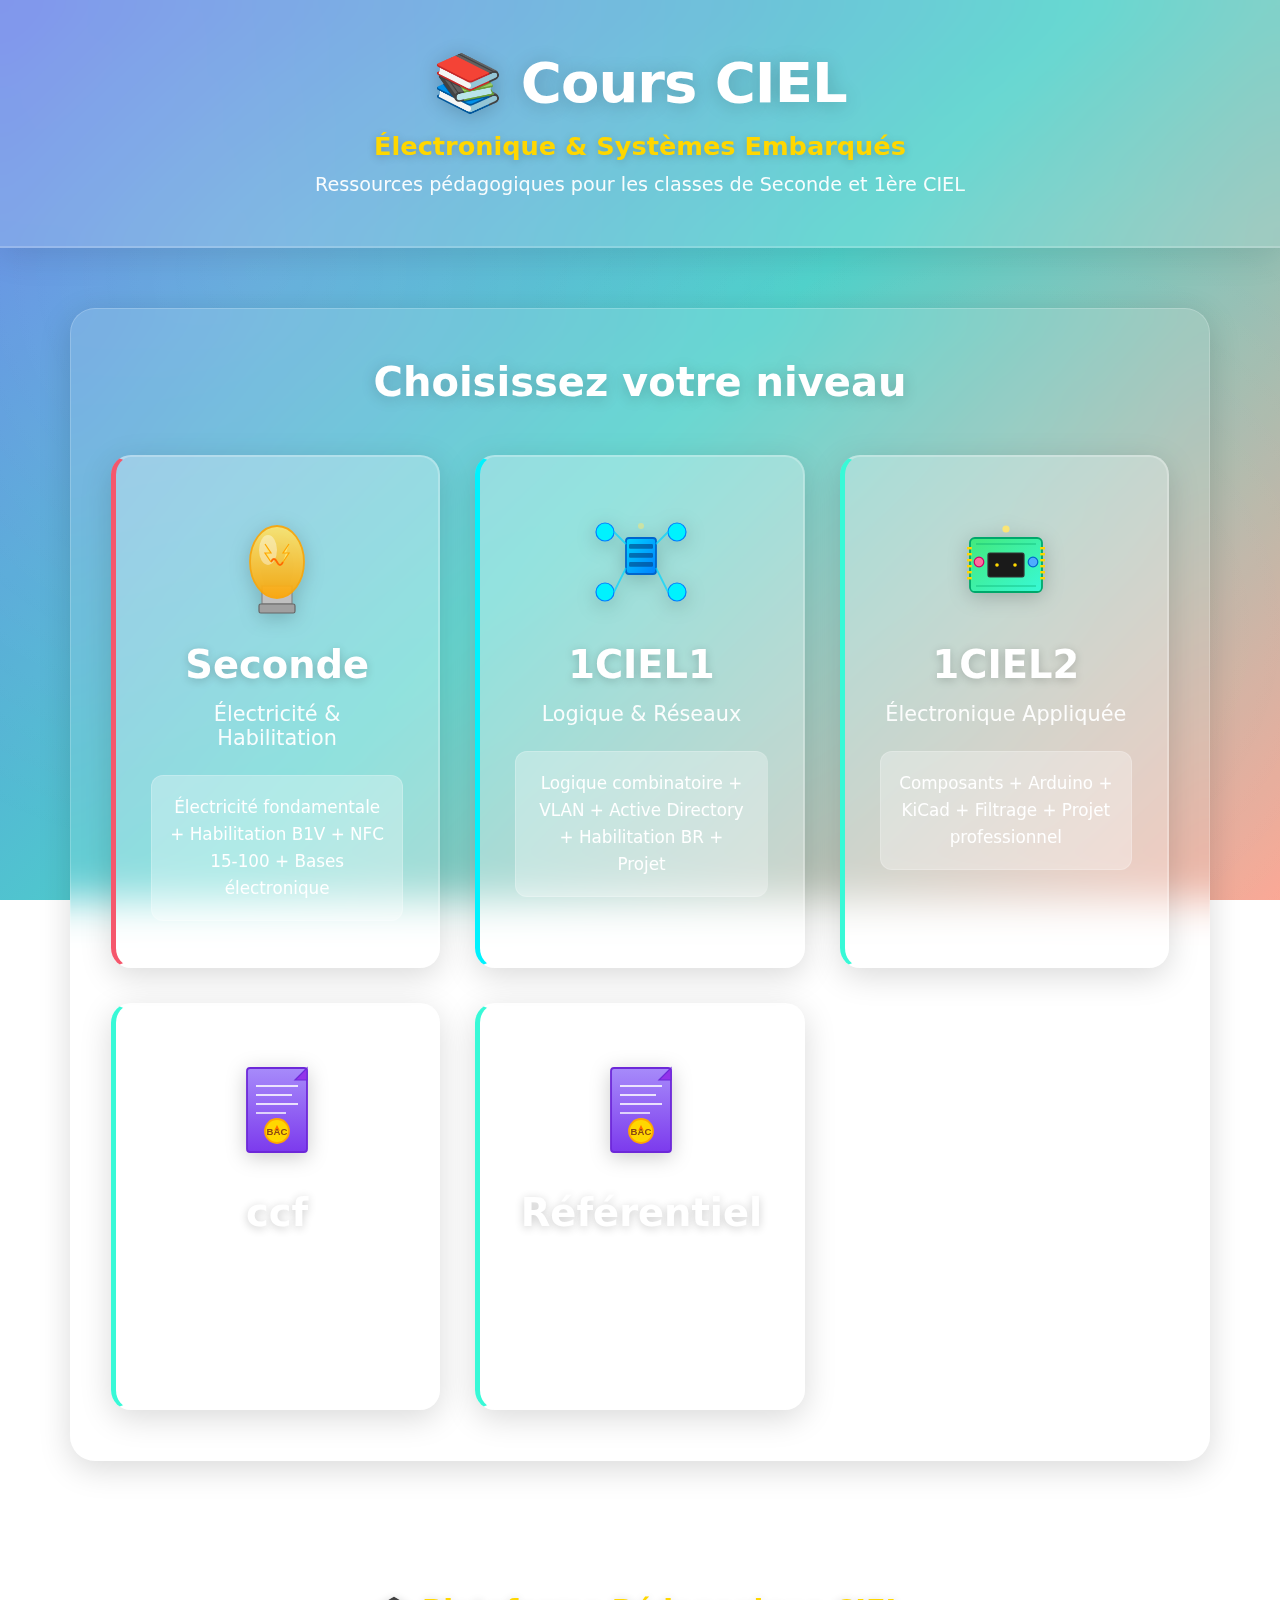
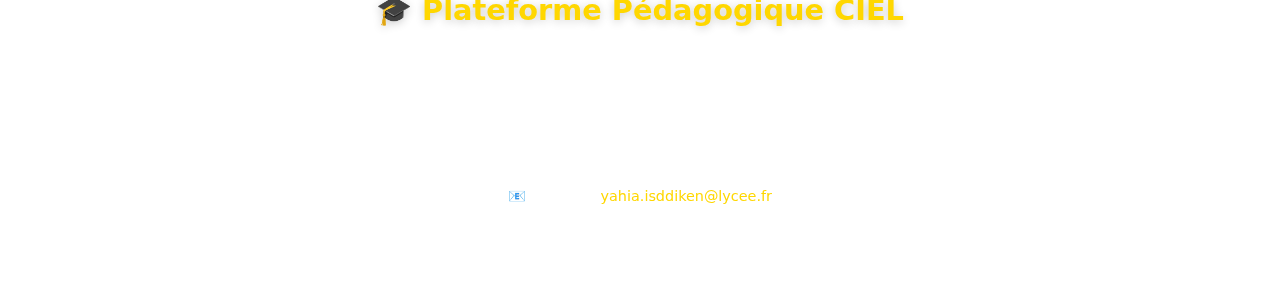
<file: index.html>
<!DOCTYPE html>
<html lang="fr">
<head>
    <meta charset="UTF-8">
    <meta name="viewport" content="width=device-width, initial-scale=1.0">
    <title>Cours CIEL - Électronique & Systèmes Embarqués</title>
    <style>
        * {
            margin: 0;
            padding: 0;
            box-sizing: border-box;
        }

        :root {
            --primary: #00d4ff;
            --secondary: #00f2fe;
            --accent: #ff6b9d;
            --gradient-1: linear-gradient(135deg, #667eea 0%, #764ba2 100%);
            --gradient-2: linear-gradient(135deg, #f093fb 0%, #f5576c 100%);
            --gradient-3: linear-gradient(135deg, #4facfe 0%, #00f2fe 100%);
            --gradient-4: linear-gradient(135deg, #43e97b 0%, #38f9d7 100%);
        }

        body {
            font-family: 'Segoe UI', system-ui, -apple-system, sans-serif;
            background: linear-gradient(135deg, #667eea 0%, #4cd1ca 50%, #fba693 100%);
            background-attachment: fixed;
            min-height: 100vh;
            color: #333;
            position: relative;
            overflow-x: hidden;
        }

        body::before {
            content: '';
            position: fixed;
            top: 0;
            left: 0;
            right: 0;
            bottom: 0;
            background: 
                radial-gradient(circle at 20% 30%, rgba(255, 255, 255, 0.1) 0%, transparent 50%),
                radial-gradient(circle at 80% 70%, rgba(255, 255, 255, 0.08) 0%, transparent 50%);
            pointer-events: none;
            z-index: 1;
        }

        header {
            background: rgba(255, 255, 255, 0.15);
            backdrop-filter: blur(20px);
            -webkit-backdrop-filter: blur(20px);
            box-shadow: 0 8px 32px rgba(0, 0, 0, 0.1);
            padding: 50px 50px;
            text-align: center;
            border-bottom: 2px solid rgba(255, 255, 255, 0.2);
            position: relative;
            z-index: 10;
        }

        header h1 {
            color: #ffffff;
            font-size: 3.5em;
            margin-bottom: 15px;
            text-shadow: 0 2px 20px rgba(0, 0, 0, 0.2);
            font-weight: 700;
            letter-spacing: -1px;
        }

        header .subtitle {
            color: #ffd700;
            font-size: 1.6em;
            font-weight: 600;
            margin-bottom: 12px;
            text-shadow: 0 2px 10px rgba(0, 0, 0, 0.2);
        }

        header p {
            color: rgba(255, 255, 255, 0.95);
            font-size: 1.2em;
            font-weight: 300;
        }

        .container {
            max-width: 1200px;
            margin: 60px auto;
            padding: 0 30px;
            position: relative;
            z-index: 10;
        }

        .level-nav {
            background: rgba(255, 255, 255, 0.12);
            backdrop-filter: blur(20px);
            -webkit-backdrop-filter: blur(20px);
            border-radius: 25px;
            padding: 50px 40px;
            box-shadow: 0 8px 32px rgba(0, 0, 0, 0.15);
            border: 1px solid rgba(255, 255, 255, 0.2);
        }

        .level-nav h2 {
            color: #ffffff;
            text-align: center;
            margin-bottom: 50px;
            font-size: 2.5em;
            text-shadow: 0 2px 15px rgba(0, 0, 0, 0.2);
            font-weight: 600;
        }

        .level-buttons {
            display: grid;
            grid-template-columns: repeat(auto-fit, minmax(320px, 1fr));
            gap: 35px;
        }

        .level-card {
            background: rgba(255, 255, 255, 0.18);
            backdrop-filter: blur(15px);
            -webkit-backdrop-filter: blur(15px);
            color: white;
            padding: 45px 35px;
            border-radius: 20px;
            text-align: center;
            cursor: pointer;
            transition: all 0.4s cubic-bezier(0.175, 0.885, 0.32, 1.275);
            box-shadow: 0 8px 32px rgba(0, 0, 0, 0.15);
            border: 2px solid rgba(255, 255, 255, 0.25);
            text-decoration: none;
            display: block;
            position: relative;
            overflow: hidden;
        }

        .level-card::before {
            content: '';
            position: absolute;
            top: 0;
            left: 0;
            right: 0;
            bottom: 0;
            background: linear-gradient(135deg, rgba(255, 255, 255, 0.1) 0%, transparent 100%);
            opacity: 0;
            transition: opacity 0.4s ease;
        }

        .level-card:hover::before {
            opacity: 1;
        }

        .level-card:hover {
            transform: translateY(-15px) scale(1.02);
            box-shadow: 0 20px 50px rgba(0, 0, 0, 0.25);
            border-color: rgba(255, 255, 255, 0.5);
            background: rgba(255, 255, 255, 0.25);
        }

        .level-card.seconde { 
            border-left: 5px solid #f5576c;
        }
        
        .level-card.ciel1 { 
            border-left: 5px solid #00f2fe;
        }
        
        .level-card.ciel2 { 
            border-left: 5px solid #38f9d7;
        }

        .level-card .icon {
            width: 120px;
            height: 120px;
            margin: 0 auto 20px;
            display: block;
            filter: drop-shadow(0 4px 10px rgba(0, 0, 0, 0.2));
        }

        .level-card h3 {
            font-size: 2.4em;
            margin-bottom: 15px;
            text-shadow: 0 2px 10px rgba(0, 0, 0, 0.2);
            font-weight: 700;
        }

        .level-card p {
            font-size: 1.3em;
            opacity: 0.95;
            margin-bottom: 20px;
            font-weight: 400;
        }

        .level-card .info {
            background: rgba(255, 255, 255, 0.15);
            backdrop-filter: blur(10px);
            padding: 18px;
            border-radius: 12px;
            font-size: 1.05em;
            margin-top: 25px;
            line-height: 1.6;
            border: 1px solid rgba(255, 255, 255, 0.2);
            font-weight: 300;
        }

        footer {
            background: rgba(255, 255, 255, 0.08);
            backdrop-filter: blur(20px);
            -webkit-backdrop-filter: blur(20px);
            color: white;
            text-align: center;
            padding: 50px 30px;
            margin-top: 80px;
            border-top: 2px solid rgba(255, 255, 255, 0.15);
            position: relative;
            z-index: 10;
        }

        footer h3 { 
            color: #ffd700; 
            margin-bottom: 20px;
            font-size: 1.8em;
            text-shadow: 0 2px 10px rgba(0, 0, 0, 0.2);
        }
        
        footer p { 
            margin: 10px 0; 
            line-height: 1.8;
            color: rgba(255, 255, 255, 0.95);
        }

        footer a {
            color: #ffd700;
            text-decoration: none;
            transition: color 0.3s ease;
        }

        footer a:hover {
            color: #ffed4e;
            text-decoration: underline;
        }

        #login {
            position: fixed;
            inset: 0;
            background: rgba(0, 0, 0, 0.5);
            backdrop-filter: blur(10px);
            -webkit-backdrop-filter: blur(10px);
            display: none;
            align-items: center;
            justify-content: center;
            z-index: 9999;
            animation: fadeIn 0.3s ease;
        }

        @keyframes fadeIn {
            from { opacity: 0; }
            to { opacity: 1; }
        }

        .login-box {
            background: rgba(255, 255, 255, 0.95);
            backdrop-filter: blur(20px);
            -webkit-backdrop-filter: blur(20px);
            padding: 40px;
            width: 350px;
            border-radius: 20px;
            text-align: center;
            box-shadow: 0 10px 50px rgba(0, 0, 0, 0.3);
            border: 2px solid rgba(255, 255, 255, 0.3);
            animation: slideUp 0.4s cubic-bezier(0.175, 0.885, 0.32, 1.275);
        }

        @keyframes slideUp {
            from { 
                transform: translateY(50px);
                opacity: 0;
            }
            to { 
                transform: translateY(0);
                opacity: 1;
            }
        }

        .login-box h2 {
            color: #667eea;
            margin-bottom: 25px;
            font-size: 1.8em;
        }

        .login-box input {
            width: 100%;
            padding: 15px;
            margin-bottom: 20px;
            border: 2px solid rgba(102, 126, 234, 0.3);
            border-radius: 12px;
            font-size: 1.1em;
            background: rgba(255, 255, 255, 0.9);
            transition: all 0.3s ease;
        }

        .login-box input:focus {
            outline: none;
            border-color: #667eea;
            box-shadow: 0 0 0 3px rgba(102, 126, 234, 0.1);
        }

        .login-box button {
            width: 100%;
            padding: 15px;
            background: linear-gradient(135deg, #667eea 0%, #764ba2 100%);
            color: white;
            border: none;
            cursor: pointer;
            border-radius: 12px;
            font-size: 1.1em;
            font-weight: 600;
            transition: all 0.3s ease;
            box-shadow: 0 4px 15px rgba(102, 126, 234, 0.3);
        }

        .login-box button:hover {
            transform: translateY(-2px);
            box-shadow: 0 6px 20px rgba(102, 126, 234, 0.4);
        }

        .login-box button:active {
            transform: translateY(0);
        }

        @media (max-width: 768px) {
            header h1 { font-size: 2.2em; }
            header .subtitle { font-size: 1.3em; }
            .level-buttons { grid-template-columns: 1fr; }
            .level-nav { padding: 30px 20px; }
            .container { margin: 30px auto; }
            .login-box { width: 90%; max-width: 350px; }
            .level-card .icon { width: 100px; height: 100px; }
        }

        /* Animations subtiles */
        @keyframes float {
            0%, 100% { transform: translateY(0px); }
            50% { transform: translateY(-10px); }
        }

        .level-card .icon {
            animation: float 3s ease-in-out infinite;
        }

        .level-card:nth-child(1) .icon { animation-delay: 0s; }
        .level-card:nth-child(2) .icon { animation-delay: 0.5s; }
        .level-card:nth-child(3) .icon { animation-delay: 1s; }
        .level-card:nth-child(4) .icon { animation-delay: 1.5s; }
    </style>
</head>
<body>
    <header>
        <h1>📚 Cours CIEL</h1>
        <p class="subtitle">Électronique & Systèmes Embarqués</p>
        <p>Ressources pédagogiques pour les classes de Seconde et 1ère CIEL</p>
    </header>

    <div class="container">
        <div class="level-nav">
            <h2>Choisissez votre niveau</h2>
            <div class="level-buttons">
                <a href="#" class="level-card seconde" data-level="seconde">
                    <svg class="icon" viewBox="0 0 200 200" xmlns="http://www.w3.org/2000/svg">
                        <!-- Ampoule avec filament -->
                        <defs>
                            <linearGradient id="bulbGrad" x1="0%" y1="0%" x2="0%" y2="100%">
                                <stop offset="0%" style="stop-color:#FFE66D;stop-opacity:1" />
                                <stop offset="100%" style="stop-color:#FFA500;stop-opacity:1" />
                            </linearGradient>
                        </defs>
                        <!-- Base de l'ampoule -->
                        <rect x="75" y="140" width="50" height="30" fill="#C0C0C0" stroke="#888" stroke-width="2"/>
                        <rect x="70" y="170" width="60" height="15" rx="3" fill="#A0A0A0" stroke="#666" stroke-width="2"/>
                        <!-- Corps de l'ampoule -->
                        <ellipse cx="100" cy="100" rx="45" ry="60" fill="url(#bulbGrad)" opacity="0.9" stroke="#FFA500" stroke-width="3"/>
                        <!-- Reflet -->
                        <ellipse cx="85" cy="80" rx="15" ry="25" fill="#FFF" opacity="0.4"/>
                        <!-- Filament -->
                        <path d="M 90 100 Q 95 90, 100 100 T 110 100" fill="none" stroke="#FF6B00" stroke-width="3"/>
                        <!-- Éclairs d'énergie -->
                        <path d="M 120 70 L 110 85 L 120 85 L 110 100" fill="#FFE66D" stroke="#FFA500" stroke-width="2"/>
                        <path d="M 80 70 L 90 85 L 80 85 L 90 100" fill="#FFE66D" stroke="#FFA500" stroke-width="2"/>
                    </svg>
                    <h3>Seconde</h3>
                    <p>Électricité & Habilitation</p>
                    <div class="info">Électricité fondamentale + Habilitation B1V + NFC 15-100 + Bases électronique</div>
                </a>

                <a href="#" class="level-card ciel1" data-level="ciel1">
                    <svg class="icon" viewBox="0 0 200 200" xmlns="http://www.w3.org/2000/svg">
                        <!-- Réseau et logique -->
                        <defs>
                            <linearGradient id="networkGrad" x1="0%" y1="0%" x2="100%" y2="100%">
                                <stop offset="0%" style="stop-color:#00D4FF;stop-opacity:1" />
                                <stop offset="100%" style="stop-color:#0080FF;stop-opacity:1" />
                            </linearGradient>
                        </defs>
                        <!-- Serveur central -->
                        <rect x="75" y="60" width="50" height="60" rx="5" fill="url(#networkGrad)" stroke="#0066CC" stroke-width="3"/>
                        <rect x="80" y="70" width="40" height="8" rx="2" fill="#004080" opacity="0.6"/>
                        <rect x="80" y="85" width="40" height="8" rx="2" fill="#004080" opacity="0.6"/>
                        <rect x="80" y="100" width="40" height="8" rx="2" fill="#004080" opacity="0.6"/>
                        <!-- Nœuds du réseau -->
                        <circle cx="40" cy="50" r="15" fill="#00F2FE" stroke="#0080FF" stroke-width="2"/>
                        <circle cx="160" cy="50" r="15" fill="#00F2FE" stroke="#0080FF" stroke-width="2"/>
                        <circle cx="40" cy="150" r="15" fill="#00F2FE" stroke="#0080FF" stroke-width="2"/>
                        <circle cx="160" cy="150" r="15" fill="#00F2FE" stroke="#0080FF" stroke-width="2"/>
                        <!-- Connexions réseau -->
                        <line x1="55" y1="50" x2="75" y2="70" stroke="#00D4FF" stroke-width="3" opacity="0.7"/>
                        <line x1="145" y1="50" x2="125" y2="70" stroke="#00D4FF" stroke-width="3" opacity="0.7"/>
                        <line x1="55" y1="150" x2="75" y2="110" stroke="#00D4FF" stroke-width="3" opacity="0.7"/>
                        <line x1="145" y1="150" x2="125" y2="110" stroke="#00D4FF" stroke-width="3" opacity="0.7"/>
                        <!-- Signaux de données -->
                        <circle cx="100" cy="40" r="5" fill="#FFE66D">
                            <animate attributeName="opacity" values="1;0.3;1" dur="1.5s" repeatCount="indefinite"/>
                        </circle>
                    </svg>
                    <h3>1CIEL1</h3>
                    <p>Logique & Réseaux</p>
                    <div class="info">Logique combinatoire + VLAN + Active Directory + Habilitation BR + Projet</div>
                </a>

                <a href="#" class="level-card ciel2" data-level="ciel2">
                    <svg class="icon" viewBox="0 0 200 200" xmlns="http://www.w3.org/2000/svg">
                        <!-- Arduino et microcontrôleur -->
                        <defs>
                            <linearGradient id="arduinoGrad" x1="0%" y1="0%" x2="100%" y2="100%">
                                <stop offset="0%" style="stop-color:#43E97B;stop-opacity:1" />
                                <stop offset="100%" style="stop-color:#38F9D7;stop-opacity:1" />
                            </linearGradient>
                        </defs>
                        <!-- Circuit board -->
                        <rect x="40" y="60" width="120" height="90" rx="8" fill="url(#arduinoGrad)" stroke="#00A86B" stroke-width="3"/>
                        <!-- Puce principale -->
                        <rect x="70" y="85" width="60" height="40" rx="3" fill="#1a1a1a" stroke="#333" stroke-width="2"/>
                        <circle cx="85" cy="105" r="3" fill="#FFD700"/>
                        <circle cx="115" cy="105" r="3" fill="#FFD700"/>
                        <!-- Pins -->
                        <rect x="35" y="75" width="8" height="4" fill="#FFD700"/>
                        <rect x="35" y="85" width="8" height="4" fill="#FFD700"/>
                        <rect x="35" y="95" width="8" height="4" fill="#FFD700"/>
                        <rect x="35" y="105" width="8" height="4" fill="#FFD700"/>
                        <rect x="35" y="115" width="8" height="4" fill="#FFD700"/>
                        <rect x="35" y="125" width="8" height="4" fill="#FFD700"/>
                        <rect x="157" y="75" width="8" height="4" fill="#FFD700"/>
                        <rect x="157" y="85" width="8" height="4" fill="#FFD700"/>
                        <rect x="157" y="95" width="8" height="4" fill="#FFD700"/>
                        <rect x="157" y="105" width="8" height="4" fill="#FFD700"/>
                        <rect x="157" y="115" width="8" height="4" fill="#FFD700"/>
                        <rect x="157" y="125" width="8" height="4" fill="#FFD700"/>
                        <!-- Composants -->
                        <circle cx="55" cy="100" r="8" fill="#FF6B9D" stroke="#CC0066" stroke-width="2"/>
                        <circle cx="145" cy="100" r="8" fill="#4FACFE" stroke="#0066CC" stroke-width="2"/>
                        <!-- Pistes du circuit -->
                        <line x1="50" y1="70" x2="150" y2="70" stroke="#00A86B" stroke-width="2" opacity="0.6"/>
                        <line x1="50" y1="140" x2="150" y2="140" stroke="#00A86B" stroke-width="2" opacity="0.6"/>
                        <!-- LED clignotante -->
                        <circle cx="100" cy="45" r="6" fill="#FFE66D">
                            <animate attributeName="opacity" values="1;0.2;1" dur="1s" repeatCount="indefinite"/>
                        </circle>
                    </svg>
                    <h3>1CIEL2</h3>
                    <p>Électronique Appliquée</p>
                    <div class="info">Composants + Arduino + KiCad + Filtrage + Projet professionnel</div>
                </a>


                
                 <a href="ccf.html" class="level-card ciel2">
                    <svg class="icon" viewBox="0 0 200 200" xmlns="http://www.w3.org/2000/svg">
                        <!-- Document/ccf -->
                        <defs>
                            <linearGradient id="docGrad" x1="0%" y1="0%" x2="0%" y2="100%">
                                <stop offset="0%" style="stop-color:#A78BFA;stop-opacity:1" />
                                <stop offset="100%" style="stop-color:#7C3AED;stop-opacity:1" />
                            </linearGradient>
                        </defs>
                        <!-- Document -->
                        <rect x="50" y="30" width="100" height="140" rx="5" fill="url(#docGrad)" stroke="#6D28D9" stroke-width="3"/>
                        <!-- Coin plié -->
                        <path d="M 150 30 L 150 50 L 130 50 Z" fill="#9333EA" stroke="#6D28D9" stroke-width="2"/>
                        <!-- Lignes de texte -->
                        <line x1="65" y1="60" x2="135" y2="60" stroke="#FFF" stroke-width="3" opacity="0.8"/>
                        <line x1="65" y1="75" x2="125" y2="75" stroke="#FFF" stroke-width="3" opacity="0.8"/>
                        <line x1="65" y1="90" x2="135" y2="90" stroke="#FFF" stroke-width="3" opacity="0.8"/>
                        <line x1="65" y1="105" x2="115" y2="105" stroke="#FFF" stroke-width="3" opacity="0.8"/>
                        <!-- Badge diplôme -->
                        <circle cx="100" cy="135" r="20" fill="#FFD700" stroke="#FFA500" stroke-width="3"/>
                        <path d="M 100 125 L 105 135 L 100 132 L 95 135 Z" fill="#FF6B00"/>
                        <text x="100" y="142" font-family="Arial, sans-serif" font-size="16" font-weight="bold" fill="#8B4513" text-anchor="middle">BAC</text>
                    </svg>
                    <h3>ccf</h3>
                    <p>bac-pro-ciel</p>
                    <div class="info">BAC CIEL professionnel</div>
                </a>

                
                <a href="16021-annexes-bac-pro-ciel230213.pdf" class="level-card ciel2">
                    <svg class="icon" viewBox="0 0 200 200" xmlns="http://www.w3.org/2000/svg">
                        <!-- Document/Référentiel -->
                        <defs>
                            <linearGradient id="docGrad" x1="0%" y1="0%" x2="0%" y2="100%">
                                <stop offset="0%" style="stop-color:#A78BFA;stop-opacity:1" />
                                <stop offset="100%" style="stop-color:#7C3AED;stop-opacity:1" />
                            </linearGradient>
                        </defs>
                        <!-- Document -->
                        <rect x="50" y="30" width="100" height="140" rx="5" fill="url(#docGrad)" stroke="#6D28D9" stroke-width="3"/>
                        <!-- Coin plié -->
                        <path d="M 150 30 L 150 50 L 130 50 Z" fill="#9333EA" stroke="#6D28D9" stroke-width="2"/>
                        <!-- Lignes de texte -->
                        <line x1="65" y1="60" x2="135" y2="60" stroke="#FFF" stroke-width="3" opacity="0.8"/>
                        <line x1="65" y1="75" x2="125" y2="75" stroke="#FFF" stroke-width="3" opacity="0.8"/>
                        <line x1="65" y1="90" x2="135" y2="90" stroke="#FFF" stroke-width="3" opacity="0.8"/>
                        <line x1="65" y1="105" x2="115" y2="105" stroke="#FFF" stroke-width="3" opacity="0.8"/>
                        <!-- Badge diplôme -->
                        <circle cx="100" cy="135" r="20" fill="#FFD700" stroke="#FFA500" stroke-width="3"/>
                        <path d="M 100 125 L 105 135 L 100 132 L 95 135 Z" fill="#FF6B00"/>
                        <text x="100" y="142" font-family="Arial, sans-serif" font-size="16" font-weight="bold" fill="#8B4513" text-anchor="middle">BAC</text>
                    </svg>
                    <h3>Référentiel</h3>
                    <p>bac-pro-ciel</p>
                    <div class="info">BAC CIEL professionnel</div>
                </a>
            </div>
        </div>
    </div>

    <!-- POPUP -->
    <div id="login">
        <div class="login-box">
            <h2 id="login-title"></h2>
            <input type="password" id="pwd" placeholder="Mot de passe" autocomplete="off">
            <button id="validate-btn">Valider</button>
        </div>
    </div>

    <footer>
        <h3>🎓 Plateforme Pédagogique CIEL</h3>
        <p><strong>Cours d'Électronique & Systèmes Embarqués</strong></p>
        <p>Ressources pour Seconde, 1CIEL1 et 1CIEL2</p>
        <p style="margin-top: 20px;">
            Cours élaborés par <strong>Yahia Isddiken</strong><br>
        </p>
        <p style="margin-top: 20px; font-size: 0.9em;">
            📧 Contact : <a href="mailto:yahia.isddiken@lycee.fr">yahia.isddiken@lycee.fr</a>
        </p>
        <p style="margin-top: 10px; font-size: 0.85em; opacity: 0.8;">
            Année scolaire 2024-2025 | Dernière mise à jour : Janvier 2026
        </p>
    </footer>

    <script>
        // Configuration optimisée
        const CONFIG = {
            titles: {
                seconde: '🔐 Accès Seconde',
                ciel1: '🔐 Accès 1CIEL1',
                ciel2: '🔐 Accès 1CIEL2'
            },
            routes: {
                seconde: '/seconde/',
                ciel1: '/1ciel1/',
                ciel2: '/1ciel2/'
            }
        };

        let currentLevel = '';
        
        // Cache des éléments DOM
        const elements = {
            login: document.getElementById('login'),
            loginTitle: document.getElementById('login-title'),
            pwd: document.getElementById('pwd'),
            validateBtn: document.getElementById('validate-btn')
        };

        // Fonction d'ouverture du login optimisée
        function openLogin(event, level) {
            event.preventDefault();
            currentLevel = level;
            elements.loginTitle.textContent = CONFIG.titles[level];
            elements.login.style.display = 'flex';
            elements.pwd.value = '';
            elements.pwd.focus();
        }

        // Fonction de vérification optimisée avec gestion d'erreur
        async function check() {
            const password = elements.pwd.value.trim();
            
            if (!password) {
                alert('⚠️ Veuillez entrer un mot de passe');
                return;
            }

            // Désactiver le bouton pendant la requête
            elements.validateBtn.disabled = true;
            elements.validateBtn.textContent = 'Vérification...';

            try {
                const res = await fetch(`/check-${currentLevel}`, {
                    method: 'POST',
                    headers: { 'Content-Type': 'application/json' },
                    body: JSON.stringify({ password })
                });

                if (res.ok) {
                    localStorage.setItem(`access-${currentLevel}`, 'ok');
                    window.location.href = CONFIG.routes[currentLevel];
                } else {
                    alert('❌ Mot de passe incorrect');
                    elements.pwd.value = '';
                    elements.pwd.focus();
                }
            } catch (error) {
                alert('⚠️ Erreur de connexion. Veuillez réessayer.');
                console.error('Erreur:', error);
            } finally {
                elements.validateBtn.disabled = false;
                elements.validateBtn.textContent = 'Valider';
            }
        }

        // Event listeners optimisés avec délégation d'événements
        document.addEventListener('DOMContentLoaded', () => {
            // Délégation d'événements pour les cartes de niveau
            document.querySelectorAll('.level-card[data-level]').forEach(card => {
                card.addEventListener('click', (e) => {
                    const level = e.currentTarget.dataset.level;
                    if (level) openLogin(e, level);
                });
            });

            // Fermer le popup en cliquant en dehors
            elements.login.addEventListener('click', (e) => {
                if (e.target === elements.login) {
                    elements.login.style.display = 'none';
                    elements.pwd.value = '';
                }
            });

            // Validation avec la touche Entrée
            elements.pwd.addEventListener('keypress', (e) => {
                if (e.key === 'Enter') {
                    e.preventDefault();
                    check();
                }
            });

            // Bouton de validation
            elements.validateBtn.addEventListener('click', check);
        });

        // Échappement avec la touche ESC
        document.addEventListener('keydown', (e) => {
            if (e.key === 'Escape' && elements.login.style.display === 'flex') {
                elements.login.style.display = 'none';
                elements.pwd.value = '';
            }
        });
    </script>
</body>
</html>
</file>
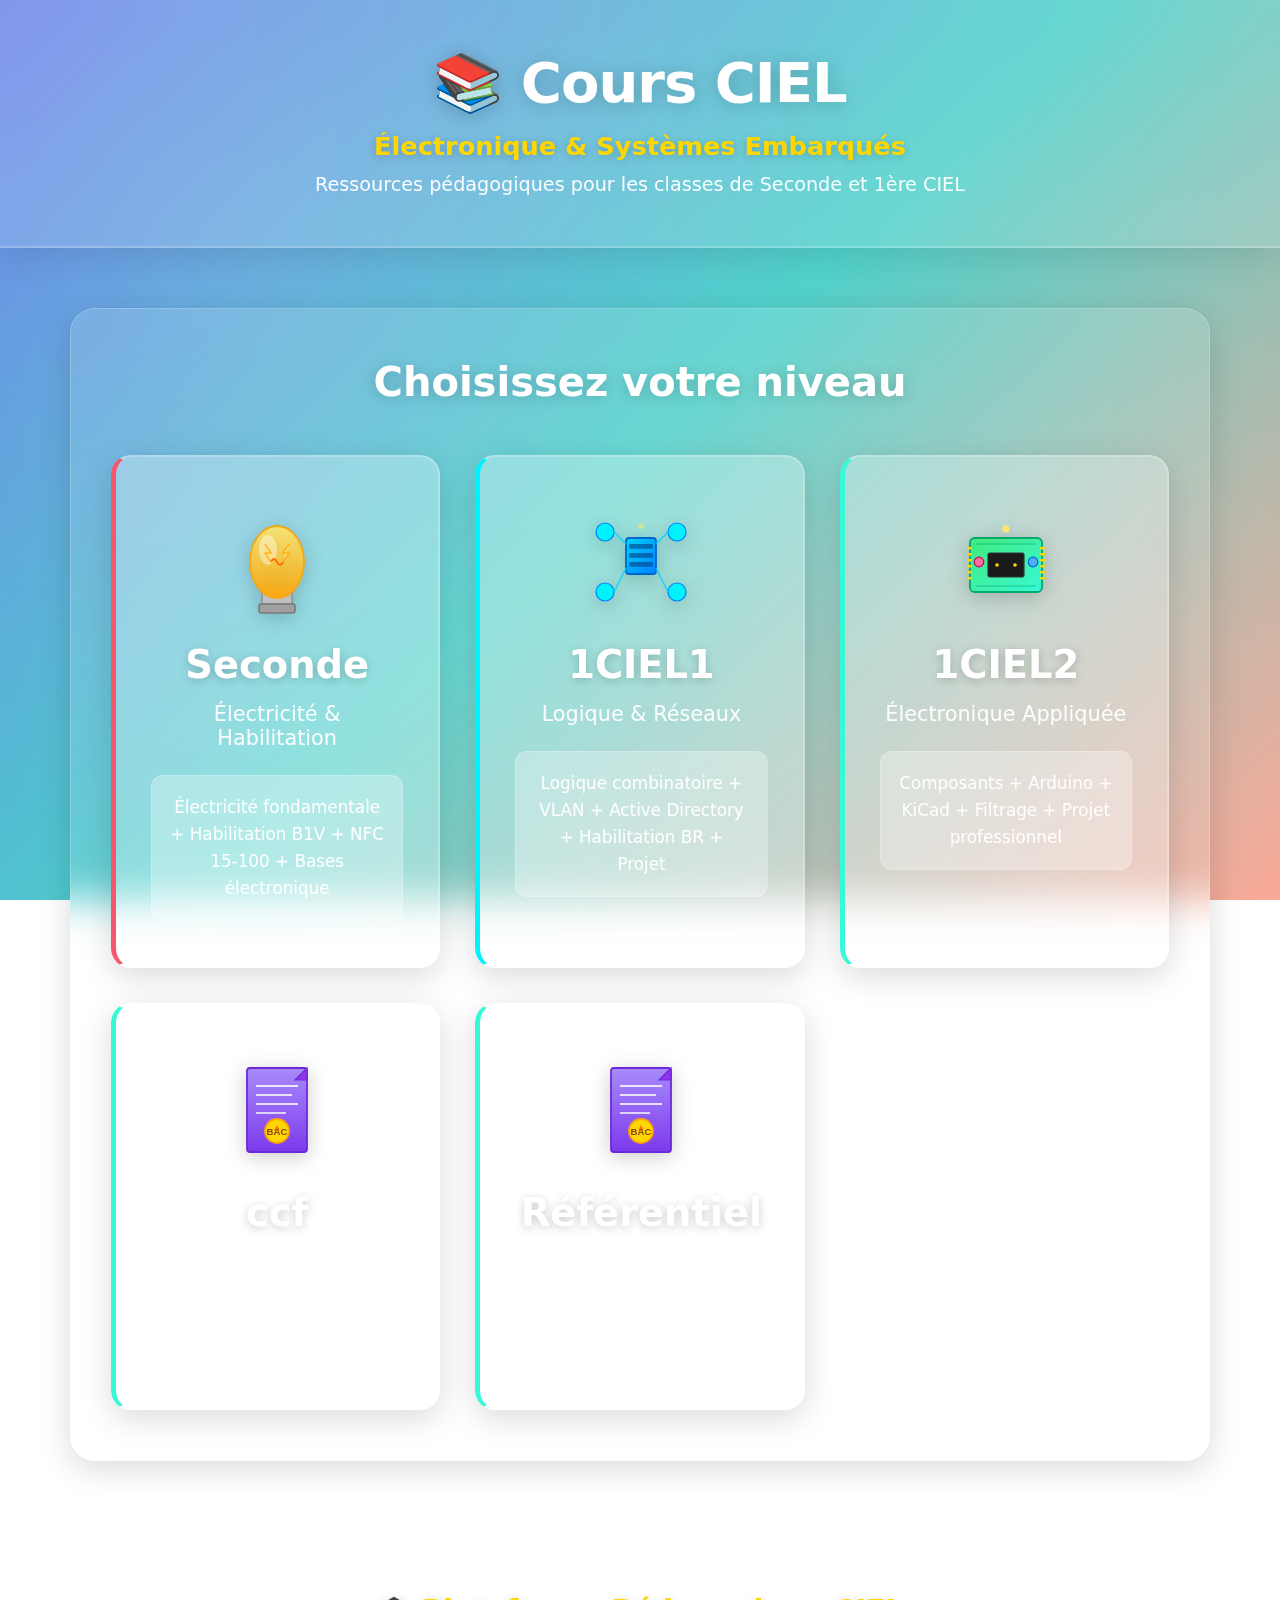
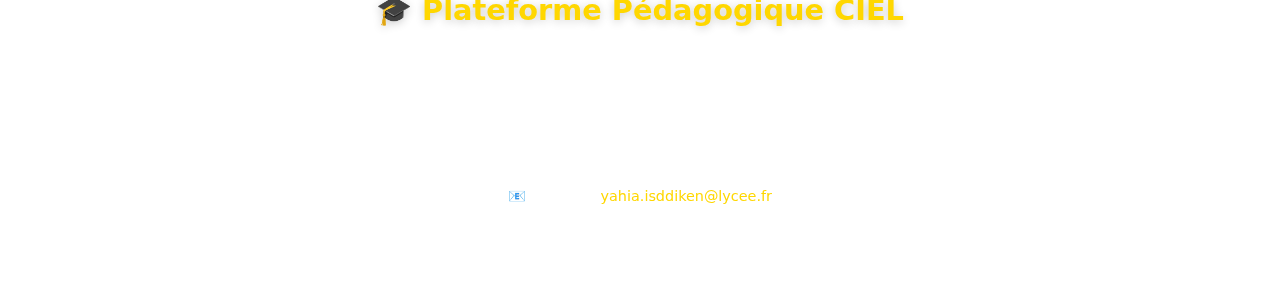
<file: 1ciel1/index.html>
<!DOCTYPE html>
<html lang="fr">
<head>
  <meta charset="UTF-8">
  <meta name="viewport" content="width=device-width, initial-scale=1.0">
  <title>CIEL1 - Cours CIEL</title>
  <link rel="stylesheet" href="../style.css">
</head>
  
<body>
<script>
if (!localStorage.getItem('access-ciel1')) {
  window.location.href = '/';
}
</script>
  
<header>
    <h1>🔌 1CIEL1 - Logique Combinatoire, Réseaux & Cybersécurité</h1>
    <p class="subtitle">Année 2024-2025</p>
    <a href="../index.html" class="back-button">← Retour à l'accueil</a>
</header>

<div class="container">
    <div class="intro">
        <p class="level-description">
            <strong>Objectif :</strong> Développer des compétences intermédiaires en électronique numérique, réseaux (VLAN, routage), programmation et cybersécurité. Préparer et valider l'Habilitation Électrique BR.<br>
            <strong>Volume horaire :</strong> 5h/semaine sur 36 semaines
        </p>
    </div>

    <h3 class="period-title">📅 Septembre (3 semaines) : Logique Combinatoire - Révisions</h3>
    <div class="courses-grid">
        <a href="#" class="course-card">
            <span class="course-type">Cours</span>
            <h3>Systèmes de Codage</h3>
            <p class="duration">6 heures</p>
            <p class="description">Binaire, octal, hexadécimal, conversions entre bases. Codage BCD, Gray.</p>
            <span class="badge">Disponible</span>
        </a>

        <a href="#" class="course-card">
            <span class="course-type">Cours</span>
            <h3>Logique Combinatoire Simple</h3>
            <p class="duration">4 heures</p>
            <p class="description">Tables de vérité, portes logiques de base, algèbre de Boole.</p>
            <span class="badge">Disponible</span>
        </a>

        <a href="#" class="course-card tp">
            <span class="course-type">TP</span>
            <h3>TP - Introduction Logique</h3>
            <p class="duration">4 heures</p>
            <p class="description">Exercices de codage, tables de vérité, simulation Proteus, mini-évaluations formatives.</p>
            <span class="badge">Disponible</span>
        </a>
    </div>

    <div class="pfmp-banner">
        <h3>🏢 PFMP 3 - Octobre (4 semaines)</h3>
        <p>Découverte et application en milieu professionnel</p>
    </div>

    <h3 class="period-title">📅 Novembre - Janvier : Logique Combinatoire Avancée & Mini-Projet</h3>
    <div class="courses-grid">
        <a href="#" class="course-card">
            <span class="course-type">Cours</span>
            <h3>Algèbre de Boole Avancée</h3>
            <p class="duration">6 heures</p>
            <p class="description">Lois de De Morgan, simplification d'équations logiques, théorèmes fondamentaux.</p>
            <span class="badge">Disponible</span>
        </a>

        <a href="#" class="course-card">
            <span class="course-type">Cours</span>
            <h3>Tableaux de Karnaugh</h3>
            <p class="duration">6 heures</p>
            <p class="description">Méthode de simplification, regroupements, équations minimales, applications pratiques.</p>
            <span class="badge">Disponible</span>
        </a>

        <a href="#" class="course-card tp">
            <span class="course-type">TP</span>
            <h3>TP - Circuits Logiques</h3>
            <p class="duration">8 heures</p>
            <p class="description">Schémas, simulation Proteus, prototypage de carte logique sur breadboard.</p>
            <span class="badge">Disponible</span>
        </a>

        <a href="#" class="course-card projet">
            <span class="course-type">Projet</span>
            <h3>Mini-Projet : Coffre-Fort Sécurisé</h3>
            <p class="duration">16 heures</p>
            <p class="description">Système de verrouillage à code binaire. Conception, simulation, réalisation, rapport et soutenance.</p>
            <span class="badge">Disponible</span>
        </a>
    </div>

    <h3 class="period-title">📅 Février - Mars : Active Directory & Virtualisation</h3>
    <div class="courses-grid">
        <a href="#" class="course-card">
            <span class="course-type">Cours</span>
            <h3>Virtualisation (VirtualBox)</h3>
            <p class="duration">4 heures</p>
            <p class="description">Concepts virtualisation, installation VirtualBox, création machines virtuelles.</p>
            <span class="badge">Disponible</span>
        </a>

        <a href="#" class="course-card">
            <span class="course-type">Cours</span>
            <h3>Active Directory & Windows Server</h3>
            <p class="duration">12 heures</p>
            <p class="description">Environnement client-serveur virtuel, gestion utilisateurs, droits, stratégies de groupe (GPO).</p>
            <span class="badge">Disponible</span>
        </a>

        <a href="#" class="course-card tp">
            <span class="course-type">TP</span>
            <h3>TP - Installation Active Directory</h3>
            <p class="duration">8 heures</p>
            <p class="description">Installation AD DS, création de domaine, gestion d'utilisateurs, tests de connexion.</p>
            <span class="badge">Disponible</span>
        </a>

        <a href="#" class="course-card tp">
            <span class="course-type">TP</span>
            <h3>TP - GPO & Partages Réseau</h3>
            <p class="duration">6 heures</p>
            <p class="description">Création de GPO, partages réseau sécurisés, évaluation pratique et rapport de configuration.</p>
            <span class="badge">Disponible</span>
        </a>
    </div>

    <div class="pfmp-banner">
        <h3>🏢 PFMP 4 - Mars-Avril (4 semaines)</h3>
        <p>Application des compétences en milieu professionnel</p>
    </div>

    <h3 class="period-title">📅 Mai : Réseaux VLAN & Routage</h3>
    <div class="courses-grid">
        <a href="#" class="course-card">
            <span class="course-type">Cours</span>
            <h3>Réseaux Locaux Virtuels (VLAN)</h3>
            <p class="duration">8 heures</p>
            <p class="description">Segmentation réseau par VLAN, configuration switch administrable Cisco, adressage IP.</p>
            <span class="badge">Disponible</span>
        </a>

        <a href="#" class="course-card">
            <span class="course-type">Cours</span>
            <h3>VLAN & Routage Inter-VLAN</h3>
            <p class="duration">8 heures</p>
            <p class="description">Approfondissement segmentation réseau, configuration routeur, tests ping inter-VLAN.</p>
            <span class="badge">Disponible</span>
        </a>

        <a href="#" class="course-card tp">
            <span class="course-type">TP</span>
            <h3>TP - Configuration VLAN Cisco</h3>
            <p class="duration">6 heures</p>
            <p class="description">Mise en œuvre VLAN, routage, dépannage réseau, rapport technique.</p>
            <span class="badge">Disponible</span>
        </a>

        <a href="#" class="course-card projet">
            <span class="course-type">Mini-Projet</span>
            <h3>Réseau Entreprise par Service</h3>
            <p class="duration">8 heures</p>
            <p class="description">Mini-projet réseau avec segmentation par service (RH, Compta, IT), documentation réseau.</p>
            <span class="badge">Disponible</span>
        </a>
    </div>

    <h3 class="period-title">📅 Juin : Habilitation BR & Projet Professionnel Final</h3>
    <div class="courses-grid">
        <a href="#" class="course-card">
            <span class="course-type">Cours</span>
            <h3>Préparation Habilitation Électrique BR</h3>
            <p class="duration">12 heures</p>
            <p class="description">Réglementation BR, cadre réglementaire, analyse de risques, consignation, gestes de sécurité.</p>
            <span class="badge">Disponible</span>
        </a>

        <a href="#" class="course-card tp">
            <span class="course-type">TP</span>
            <h3>TP - Gestes de Sécurité BR</h3>
            <p class="duration">6 heures</p>
            <p class="description">Études de cas, manipulations sécurisées, exercices pratiques, QCM et certification BR.</p>
            <span class="badge">Disponible</span>
        </a>

        <a href="#" class="course-card projet">
            <span class="course-type">Projet</span>
            <h3>Projet Professionnel de Fin d'Année</h3>
            <p class="duration">20 heures</p>
            <p class="description">Projet intégrateur mobilisant électronique, réseaux et programmation. Conception, réalisation, présentation orale.</p>
            <span class="badge">Disponible</span>
        </a>
    </div>
</div>

<footer>
    <p>© 2024-2025 - Yahia Isddiken | <a href="../index.html">Retour à l'accueil</a></p>
</footer>

</body>
</html>
</file>
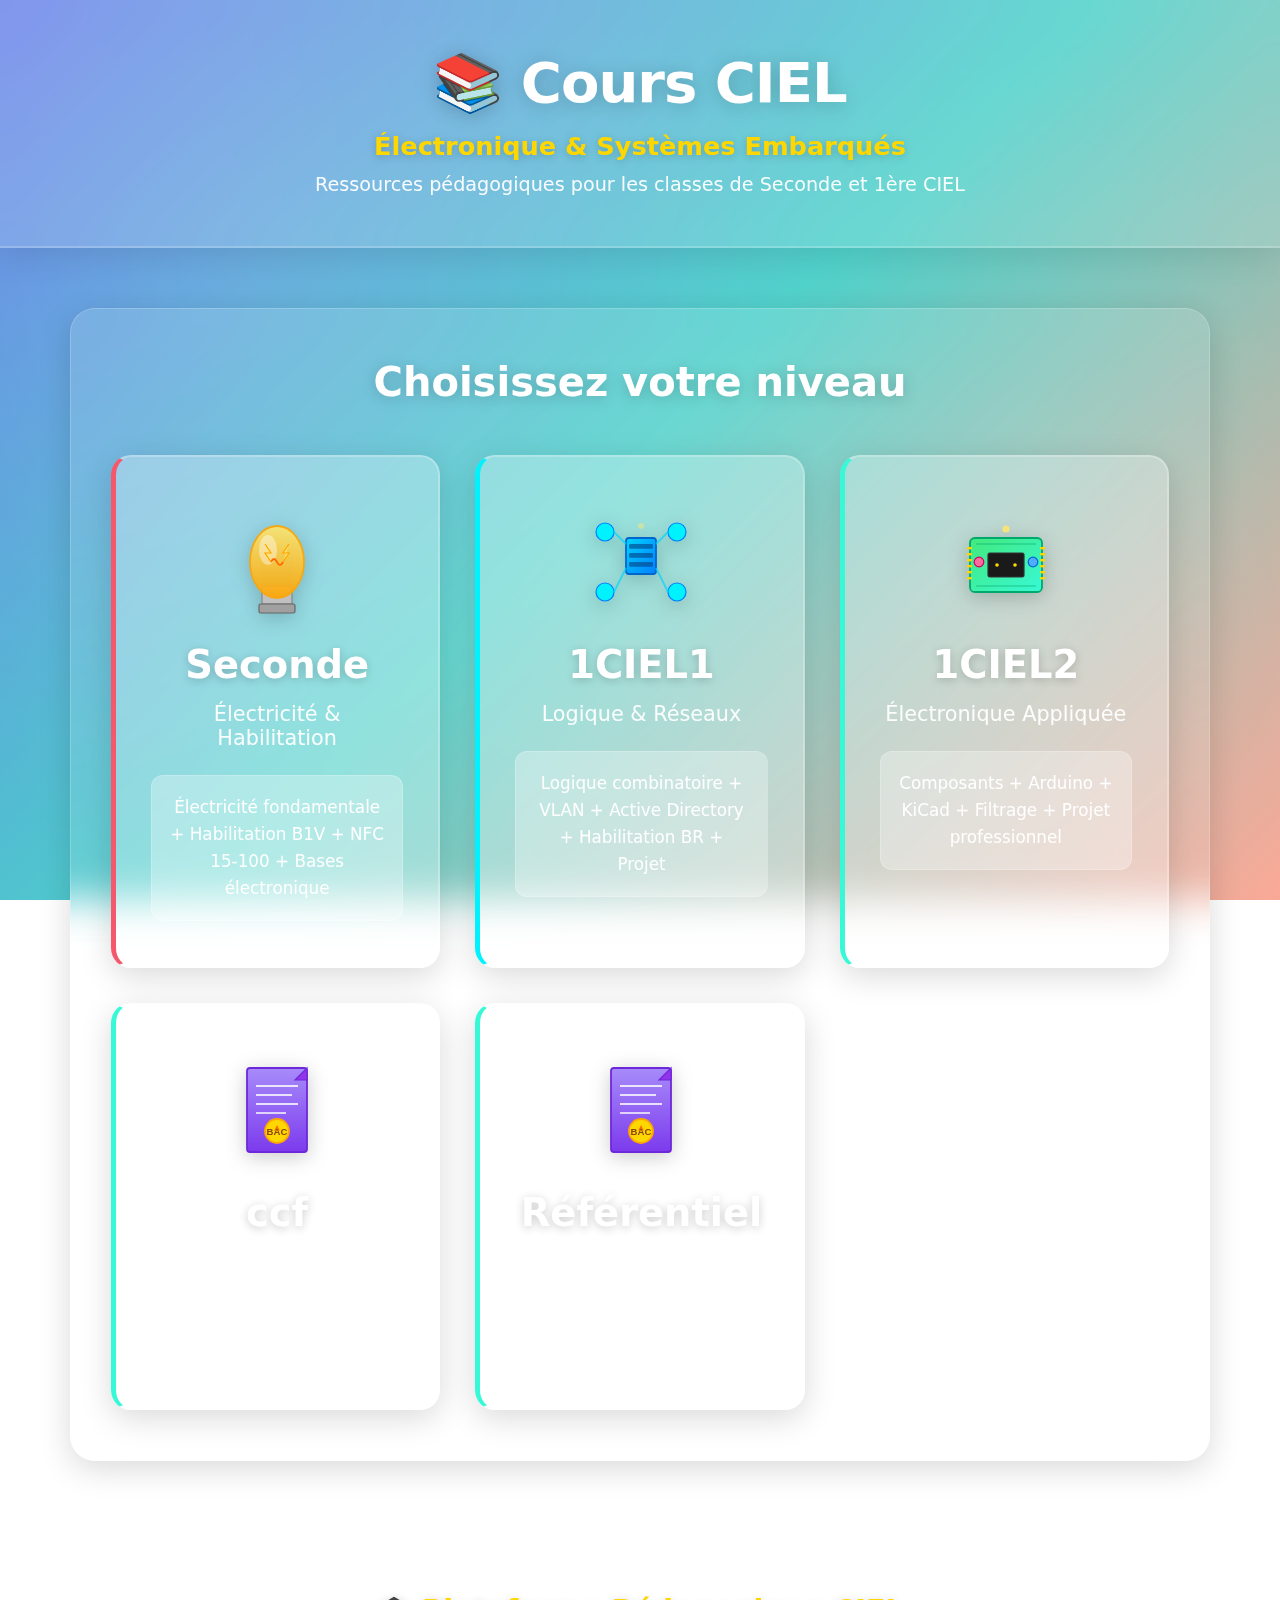
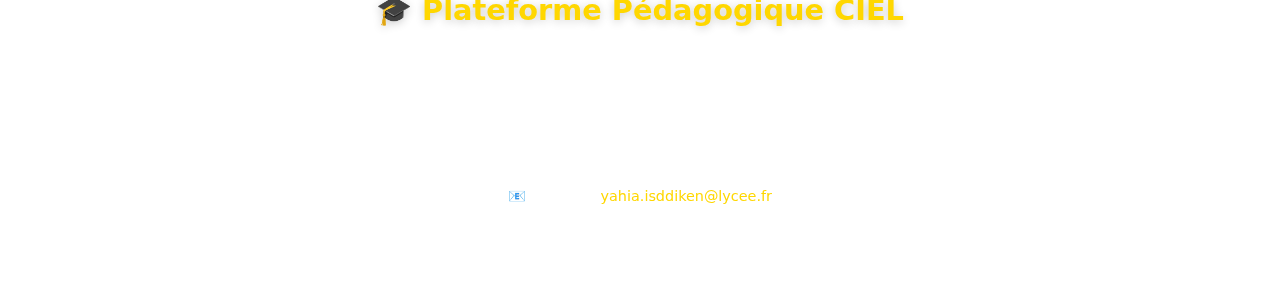
<file: 1ciel2/index.html>
!DOCTYPE html>
<html lang="fr">
<head>
  <meta charset="UTF-8">
  <meta name="viewport" content="width=device-width, initial-scale=1.0">
  <title>1CIEL2 - Cours CIEL</title>
  <link rel="stylesheet" href="../style.css">
</head>
<script>
if (!localStorage.getItem('access-1ciel2')) {
  window.location.href = '/';
}
</script>
<body>

<header>
    <h1>🤖 1CIEL2 - Électronique Appliquée & Systèmes Embarqués</h1>
    <p class="subtitle">Année 2024-2025</p>
    <a href="../index.html" class="back-button">← Retour à l'accueil</a>
</header>

<div class="container">
    <div class="intro">
        <p class="level-description">
            <strong>Objectif :</strong> Développer les compétences en électronique appliquée, incluant l'étude des composants de base, la conception et la simulation de circuits, ainsi que la mise en œuvre sur maquette et logiciels (Proteus, KiCad, Arduino).<br>
            <strong>Volume horaire :</strong> 5h/semaine (2h cours/TD + 3h TP) sur 36 semaines<br>
            <strong>Compétences :</strong> C04 (Analyser), C06 (Valider), C07 (Réaliser), C08 (Communiquer)
        </p>
    </div>

    <h3 class="period-title">📅 Septembre (3 semaines) : Composants de Base</h3>
    <div class="courses-grid">
        <a href="#" class="course-card">
            <span class="course-type">Cours</span>
            <h3>Lois d'Ohm & Kirchhoff</h3>
            <p class="duration">6 heures</p>
            <p class="description">Lois fondamentales, calculs tension/courant/résistance, puissance électrique.</p>
            <span class="badge">Disponible</span>
        </a>

        <a href="#" class="course-card tp">
            <span class="course-type">TP</span>
            <h3>TP - Associations de Résistances</h3>
            <p class="duration">4 heures</p>
            <p class="description">Montages série/parallèle, mesures, vérification calculs théoriques.</p>
            <span class="badge">Disponible</span>
        </a>

        <a href="#" class="course-card">
            <span class="course-type">Cours</span>
            <h3>Étude des Diodes et LED</h3>
            <p class="duration">4 heures</p>
            <p class="description">Jonction PN, caractéristiques diode, LED et calcul résistance de limitation.</p>
            <span class="badge">Disponible</span>
        </a>
    </div>

    <div class="pfmp-banner">
        <h3>🏢 PFMP 3 - Octobre (4 semaines)</h3>
        <p>Découverte et application en milieu professionnel</p>
    </div>

    <h3 class="period-title">📅 Novembre (2 semaines) : Transistors & Relais</h3>
    <div class="courses-grid">
        <a href="#" class="course-card tp">
            <span class="course-type">TP</span>
            <h3>TP - Diode en Redressement</h3>
            <p class="duration">4 heures</p>
            <p class="description">Redressement simple/double alternance, observation oscilloscope.</p>
            <span class="badge">Disponible</span>
        </a>

        <a href="#" class="course-card">
            <span class="course-type">Cours</span>
            <h3>Transistor en Commutation</h3>
            <p class="duration">6 heures</p>
            <p class="description">BJT NPN/PNP, transistor en commutation, pilotage de charges.</p>
            <span class="badge">Disponible</span>
        </a>

        <a href="#" class="course-card">
            <span class="course-type">Cours</span>
            <h3>Relais Électromagnétiques</h3>
            <p class="duration">3 heures</p>
            <p class="description">Principe du relais, commande par transistor, protection diode de roue libre.</p>
            <span class="badge">Disponible</span>
        </a>

        <a href="#" class="course-card tp">
            <span class="course-type">TP</span>
            <h3>TP - Transistor & Relais</h3>
            <p class="duration">4 heures</p>
            <p class="description">Commande de relais, pilotage charge puissante.</p>
            <span class="badge">Disponible</span>
        </a>
    </div>

    <h3 class="period-title">📅 Novembre - Février : Signaux & Arduino</h3>
    <div class="courses-grid">
        <a href="#" class="course-card">
            <span class="course-type">Cours</span>
            <h3>Signaux Analogiques et Numériques</h3>
            <p class="duration">8 heures</p>
            <p class="description">Signaux analogiques, numériques, PWM, filtrage simple.</p>
            <span class="badge">Disponible</span>
        </a>

        <a href="#" class="course-card">
            <span class="course-type">Cours</span>
            <h3>Formation Arduino Complète</h3>
            <p class="duration">16 heures</p>
            <p class="description">Syntaxe C++, E/S digitales/analogiques, PWM, capteurs, servomoteurs.</p>
            <span class="badge">Disponible</span>
        </a>

        <a href="#" class="course-card tp">
            <span class="course-type">TP</span>
            <h3>TP - Acquisition de Signaux Arduino</h3>
            <p class="duration">5 heures</p>
            <p class="description">Lecture analogique ADC, traitement signal, affichage moniteur série.</p>
            <span class="badge">Disponible</span>
        </a>

        <a href="#" class="course-card tp">
            <span class="course-type">TP</span>
            <h3>TP - Variation Intensité LED (PWM)</h3>
            <p class="duration">3 heures</p>
            <p class="description">Contrôle luminosité par PWM, fade effects.</p>
            <span class="badge">Disponible</span>
        </a>

        <a href="#" class="course-card projet">
            <span class="course-type">Mini-Projet</span>
            <h3>LED Clignotante Programmable</h3>
            <p class="duration">10 heures</p>
            <p class="description">Programme allumage/clignotement LED avec fréquence variable.</p>
            <span class="badge">Disponible</span>
        </a>
    </div>

    <h3 class="period-title">📅 Mars - Mai : Conception PCB avec KiCad</h3>
    <div class="courses-grid">
        <a href="#" class="course-card">
            <span class="course-type">Cours</span>
            <h3>Introduction à KiCad</h3>
            <p class="duration">10 heures</p>
            <p class="description">Interface KiCad, création schéma électrique, symboles, bibliothèques.</p>
            <span class="badge">Disponible</span>
        </a>

        <a href="#" class="course-card">
            <span class="course-type">Cours</span>
            <h3>Routage de Carte PCB</h3>
            <p class="duration">12 heures</p>
            <p class="description">Empreintes, placement composants, routage pistes, plans de masse.</p>
            <span class="badge">Disponible</span>
        </a>

        <a href="#" class="course-card tp">
            <span class="course-type">TP</span>
            <h3>TP - Recréation Carte Arduino Uno</h3>
            <p class="duration">14 heures</p>
            <p class="description">Schéma complet Arduino Uno sous KiCad, routage PCB, export Gerber.</p>
            <span class="badge">Disponible</span>
        </a>

        <a href="#" class="course-card">
            <span class="course-type">Cours</span>
            <h3>Nomenclature & Export Gerber</h3>
            <p class="duration">4 heures</p>
            <p class="description">BOM, export fichiers Gerber, préparation fabrication.</p>
            <span class="badge">Disponible</span>
        </a>
    </div>

    <div class="pfmp-banner">
        <h3>🏢 PFMP 4 - Mars-Avril (4 semaines)</h3>
        <p>Mise en œuvre des compétences en environnement professionnel</p>
    </div>

    <h3 class="period-title">📅 Mai : Finalisation PCB & Filtrage</h3>
    <div class="courses-grid">
        <a href="#" class="course-card projet">
            <span class="course-type">Projet</span>
            <h3>Projet Carte PCB Complète</h3>
            <p class="duration">10 heures</p>
            <p class="description">Conception complète d'une carte selon cahier des charges.</p>
            <span class="badge">Disponible</span>
        </a>

        <a href="#" class="course-card">
            <span class="course-type">Cours</span>
            <h3>Filtres Passifs RC/RL/RLC</h3>
            <p class="duration">6 heures</p>
            <p class="description">Filtres passe-bas, passe-haut, passe-bande, fréquence de coupure.</p>
            <span class="badge">Disponible</span>
        </a>

        <a href="#" class="course-card">
            <span class="course-type">Cours</span>
            <h3>Filtres Actifs (AOP)</h3>
            <p class="duration">5 heures</p>
            <p class="description">Amplificateurs opérationnels, filtres actifs ordre 1 et 2.</p>
            <span class="badge">Disponible</span>
        </a>

        <a href="#" class="course-card tp">
            <span class="course-type">TP</span>
            <h3>TP - Simulation & Mesure Filtres</h3>
            <p class="duration">6 heures</p>
            <p class="description">Simulation Proteus, réalisation breadboard, mesures oscilloscope.</p>
            <span class="badge">Disponible</span>
        </a>

        <a href="#" class="course-card projet">
            <span class="course-type">Mini-Projet</span>
            <h3>Conception Filtre sur Cahier des Charges</h3>
            <p class="duration">8 heures</p>
            <p class="description">Conception filtre selon spécifications, calculs, simulation, tests.</p>
            <span class="badge">Disponible</span>
        </a>
    </div>

    <h3 class="period-title">📅 Mai - Juin : Projet Professionnel Final</h3>
    <div class="courses-grid">
        <a href="#" class="course-card projet">
            <span class="course-type">Projet</span>
            <h3>Projet Professionnel de Fin d'Année</h3>
            <p class="duration">25 heures</p>
            <p class="description">Projet complet synthétisant toutes les compétences : analyse, conception, réalisation, tests, documentation, soutenance orale.</p>
            <span class="badge">Disponible</span>
        </a>
    </div>
</div>

<footer>
    <p>© 2024-2025 - Yahia Isddiken | <a href="../index.html">Retour à l'accueil</a></p>
</footer>


</body>
</html>
</file>
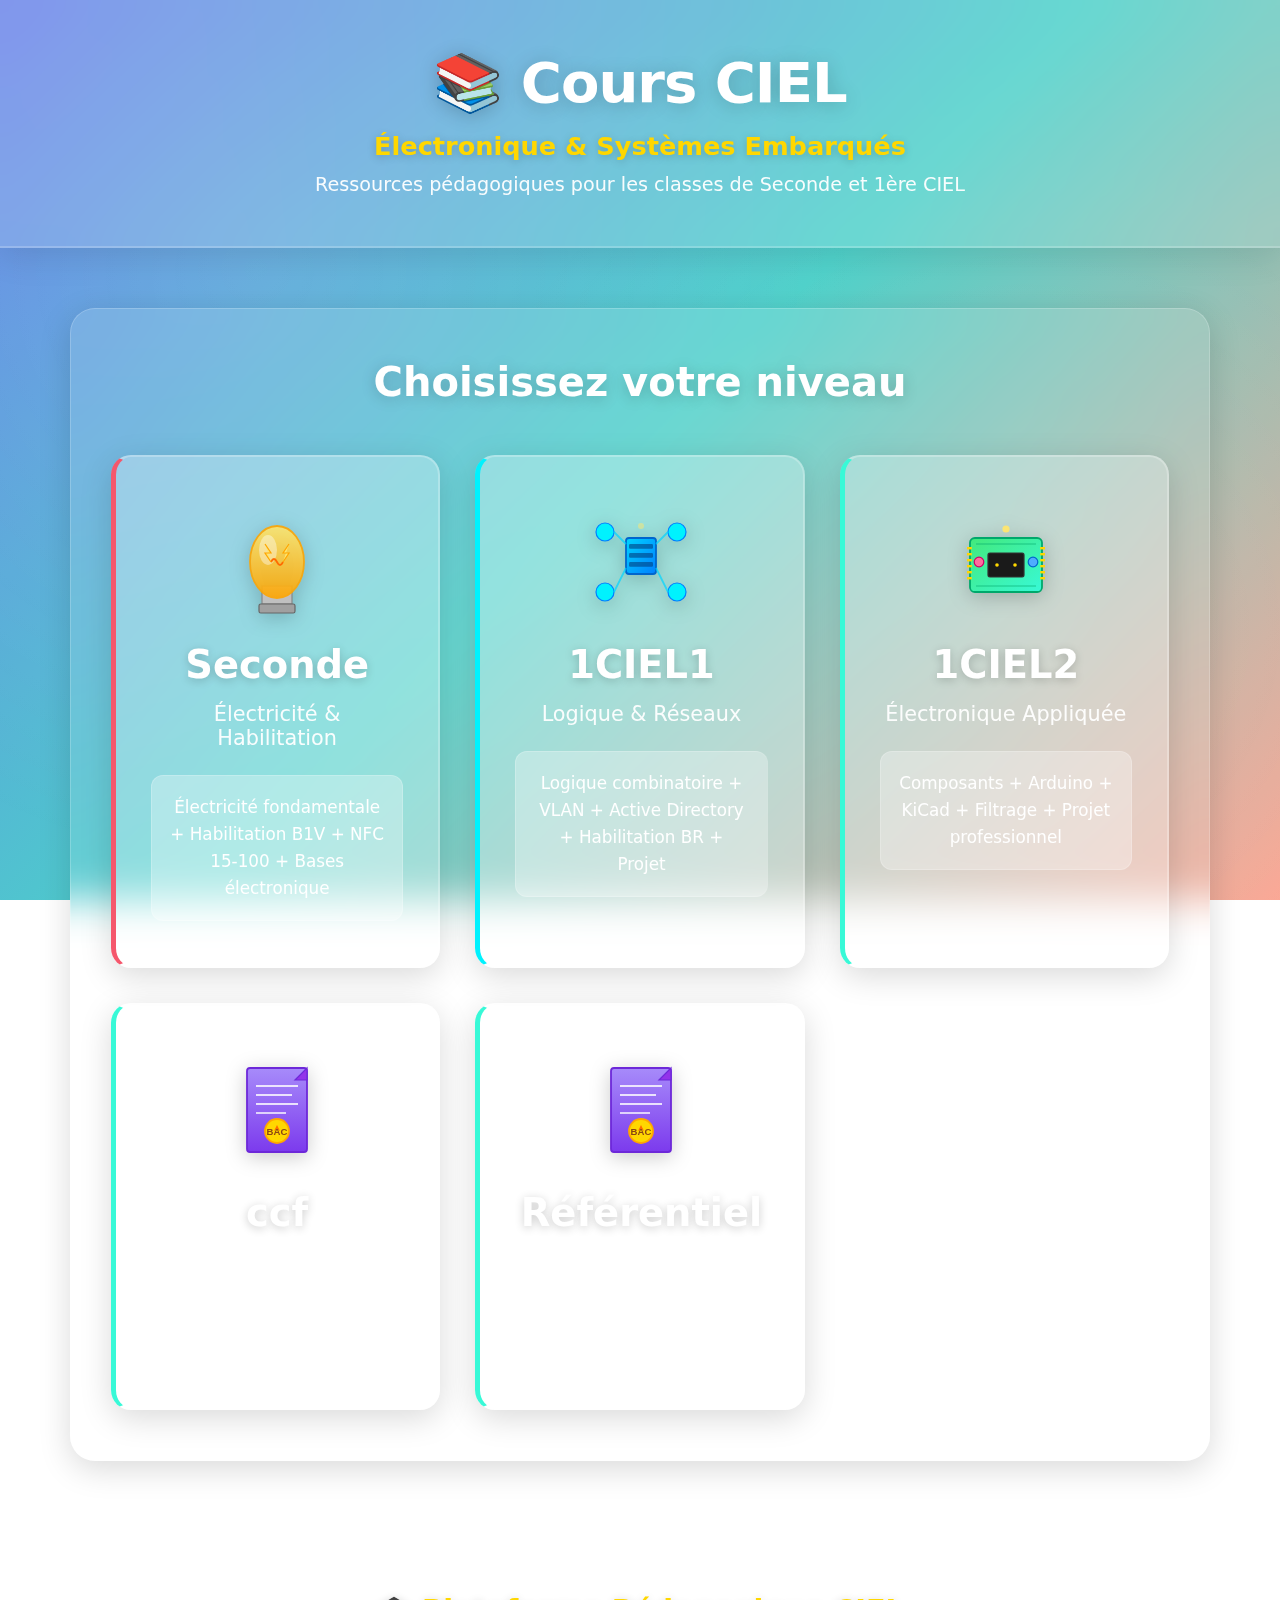
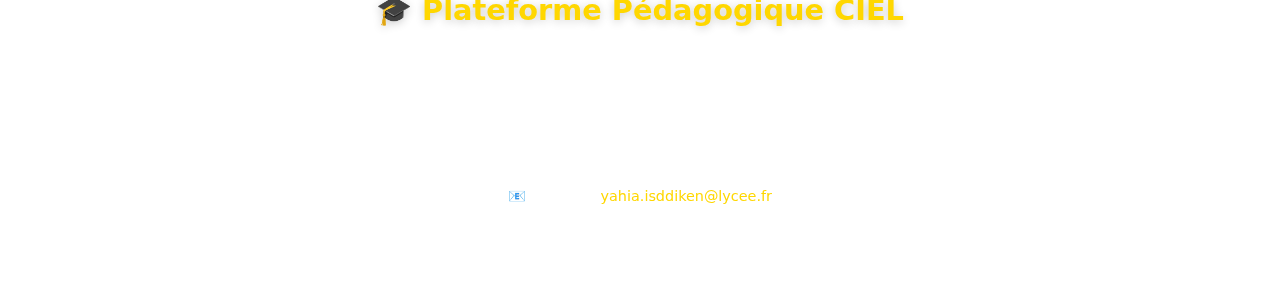
<file: seconde/index.html>
<!DOCTYPE html>
<html lang="fr">
<head>
  <meta charset="UTF-8">
  <meta name="viewport" content="width=device-width, initial-scale=1.0">
  <title>Seconde - Cours CIEL</title>
  <link rel="stylesheet" href="../style.css">
</head>
  <script>
if (!localStorage.getItem('access-seconde')) {
  window.location.href = '/';
}
</script>
<body>



<header>
  <h1>⚡ Seconde - Électricité & Habilitation Électrique</h1>
  <p class="subtitle">Année 2024-2025</p>
  <a href="../index.html" class="back-button">← Retour à l'accueil</a>
</header>

<div class="container">
    <div class="intro">
        <p class="level-description">
            <strong>Objectif :</strong> Maîtriser les fondamentaux de l'électricité, les schémas électriques, les installations domestiques et obtenir l'habilitation électrique B1V.
        </p>
    </div>

    <h3 class="period-title">📅 Septembre - Janvier : Électricité Fondamentale & Schémas</h3>
    <div class="courses-grid">
        <a href="./cours/notions_electricite_COURSmtne.pdf" class="course-card">
            <span class="course-type">Cours</span>
            <h3>DOSSIER ELECTRICITE <br> NOTIONS ELEMENTAIRE</h3>
            <p class="duration">15 heures</p>
            <p class="description">Tension, intensité, loi d'Ohm, puissance électrique.</p>
            <span class="badge">Disponible</span>
        </a>

       <a href="./cours/installationelectriqueelevev2.pdf" class="course-card">
            <span class="course-type">Cours</span>
            <h3>installation électrique</h3>
            <p class="duration">15 heures</p>
            <p class="description">Tableau électrique. Circuits privé et public.</p>
            <span class="badge">Disponible</span>
        </a>

      <a href="./cours/01C - grandeurs et unites.odt" class="course-card">
            <span class="course-type">Cours</span>
            <h3>grandeurs et unités </h3>
            <p class="duration">15 heures</p>
            <p class="description"> grandeurs et unites</p>
            <span class="badge">Disponible</span>
        </a>

        <a href="#" class="course-card tp">
            <span class="course-type">TP</span>
            <h3>TP - Pince Ampèremétrique</h3>
            <p class="duration">2 heures</p>
            <p class="description">Utilisation de la pince ampèremétrique, mesures de courant sans coupure, applications pratiques.</p>
            <span class="badge">Disponible</span>
        </a>

        <a href="#" class="course-card tp">
            <span class="course-type">TP</span>
            <h3>TP - Outillage Électricien</h3>
            <p class="duration">3 heures</p>
            <p class="description">Découverte et utilisation des outils : tournevis, pince à dénuder, testeur, multimètre, scie cloche.</p>
            <span class="badge">Disponible</span>
        </a>

        <a href="./cours/cours2_SCHÉMAS ET NORMES DES INSTALLATIONS ÉLECTRIQUES_2MTNE.pdf" class="course-card">
            <span class="course-type">Cours</span>
            <h3>Lecture de Schémas Développé & Architectural</h3>
            <p class="duration">8 heures</p>
            <p class="description">Symboles normalisés, lecture et interprétation de schémas développés et architecturaux. Plans d'installation.</p>
            <span class="badge">Disponible</span>
        </a>

        <a href="#" class="course-card tp">
            <span class="course-type">TP</span>
            <h3>TP - Simple Allumage</h3>
            <p class="duration">3 heures</p>
            <p class="description">Câblage d'un circuit simple allumage sur platine. Schéma développé et raccordements.</p>
            <span class="badge">Disponible</span>
        </a>

        <a href="#" class="course-card tp">
            <span class="course-type">TP</span>
            <h3>TP - Double Allumage (Va-et-Vient)</h3>
            <p class="duration">4 heures</p>
            <p class="description">Montage va-et-vient, télérupteur, minuterie. Tests et dépannage de circuits.</p>
            <span class="badge">Disponible</span>
        </a>

        <a href="#" class="course-card tp">
            <span class="course-type">TP</span>
            <h3>TP - Installation Prises Électriques</h3>
            <p class="duration">3 heures</p>
            <p class="description">Câblage de prises électriques 2P+T, respect des couleurs de fils, tests de continuité.</p>
            <span class="badge">Disponible</span>
        </a>

        <a href="#" class="course-card tp">
            <span class="course-type">TP</span>
            <h3>TP - Tableau Électrique</h3>
            <p class="duration">6 heures</p>
            <p class="description">Câblage complet tableau : disjoncteur de branchement, différentiel 30mA, divisionnaires, peigne de raccordement.</p>
            <span class="badge">Disponible</span>
        </a>
    </div>

    <h3 class="period-title">📅 Septembre - Janvier : Formation Habilitation Électrique</h3>
    <div class="courses-grid">
        <a href="#" class="course-card">
            <span class="course-type">Cours</span>
            <h3>Formation Habilitation Électrique</h3>
            <p class="duration">14 heures</p>
            <p class="description">Réglementation électrique, risques électriques, zones de travail, EPI, consignation, gestes de sécurité.</p>
            <span class="badge">Disponible</span>
        </a>

        <a href="#" class="course-card tp">
            <span class="course-type">TP</span>
            <h3>Formation Pratique sur Site Epreuv</h3>
            <p class="duration">7 heures</p>
            <p class="description">Formation pratique sur le site Epreuv, mise en situation réelle, gestes de secours, manipulation sécurisée.</p>
            <span class="badge">Disponible</span>
        </a>
    </div>

    <div class="pfmp-banner">
        <h3>🏢 Stage PFMP - Février (2-3 semaines)</h3>
        <p>Stage en entreprise - Découverte du milieu professionnel électrique</p>
    </div>

    <h3 class="period-title">📅 Mars : Suite Électricité - Norme NFC 15-100 & Évaluation B1V</h3>
    <div class="courses-grid">
        <a href="#" class="course-card">
            <span class="course-type">Cours</span>
            <h3>Suite Électricité - Norme NFC 15-100</h3>
            <p class="duration">12 heures</p>
            <p class="description">Sections de câbles, protection différentielle, circuits spécialisés, volumes salle de bain, hauteurs réglementaires.</p>
            <span class="badge">Disponible</span>
        </a>

        <a href="#" class="course-card tp">
            <span class="course-type">TP</span>
            <h3>TP - Installation Conforme NFC 15-100</h3>
            <p class="duration">8 heures</p>
            <p class="description">Réalisation d'une installation électrique domestique complète respectant la norme NFC 15-100.</p>
            <span class="badge">Disponible</span>
        </a>

        <a href="#" class="course-card projet">
            <span class="course-type">Évaluation</span>
            <h3>Évaluation Habilitation B1V</h3>
            <p class="duration">3 heures</p>
            <p class="description">Évaluation théorique et pratique pour l'obtention de l'habilitation électrique B1V.</p>
            <span class="badge">Important</span>
        </a>
    </div>

    <h3 class="period-title">📅 Avril - Juin : Bases en Électronique</h3>
    <div class="courses-grid">
        <a href="#" class="course-card">
            <span class="course-type">Cours</span>
            <h3>Introduction à l'Électronique</h3>
            <p class="duration">8 heures</p>
            <p class="description">Différence électricité/électronique. Composants passifs : résistances, condensateurs, diodes, LED. Code couleur.</p>
            <span class="badge">Disponible</span>
        </a>

        <a href="#" class="course-card tp">
            <span class="course-type">TP</span>
            <h3>TP - LED & Résistance de Limitation</h3>
            <p class="duration">3 heures</p>
            <p class="description">Calcul et réalisation d'un circuit LED avec résistance appropriée. Application de la loi d'Ohm.</p>
            <span class="badge">Disponible</span>
        </a>

        <a href="#" class="course-card tp">
            <span class="course-type">TP</span>
            <h3>TP - Découverte des Diodes</h3>
            <p class="duration">3 heures</p>
            <p class="description">Étude de la diode, tests, redressement simple alternance, observation à l'oscilloscope.</p>
            <span class="badge">Disponible</span>
        </a>

        <a href="#" class="course-card tp">
            <span class="course-type">TP</span>
            <h3>TP - Identification Composants</h3>
            <p class="duration">2 heures</p>
            <p class="description">Reconnaissance des composants électroniques courants, lecture code couleur résistances, lecture de datasheet.</p>
            <span class="badge">Disponible</span>
        </a>
    </div>
</div>

<footer>
    <p>© 2024-2025 - Yahia Isddiken | <a href="../index.html">Retour à l'accueil</a></p>
</footer>
   
</div>


</body>
</html>
</file>
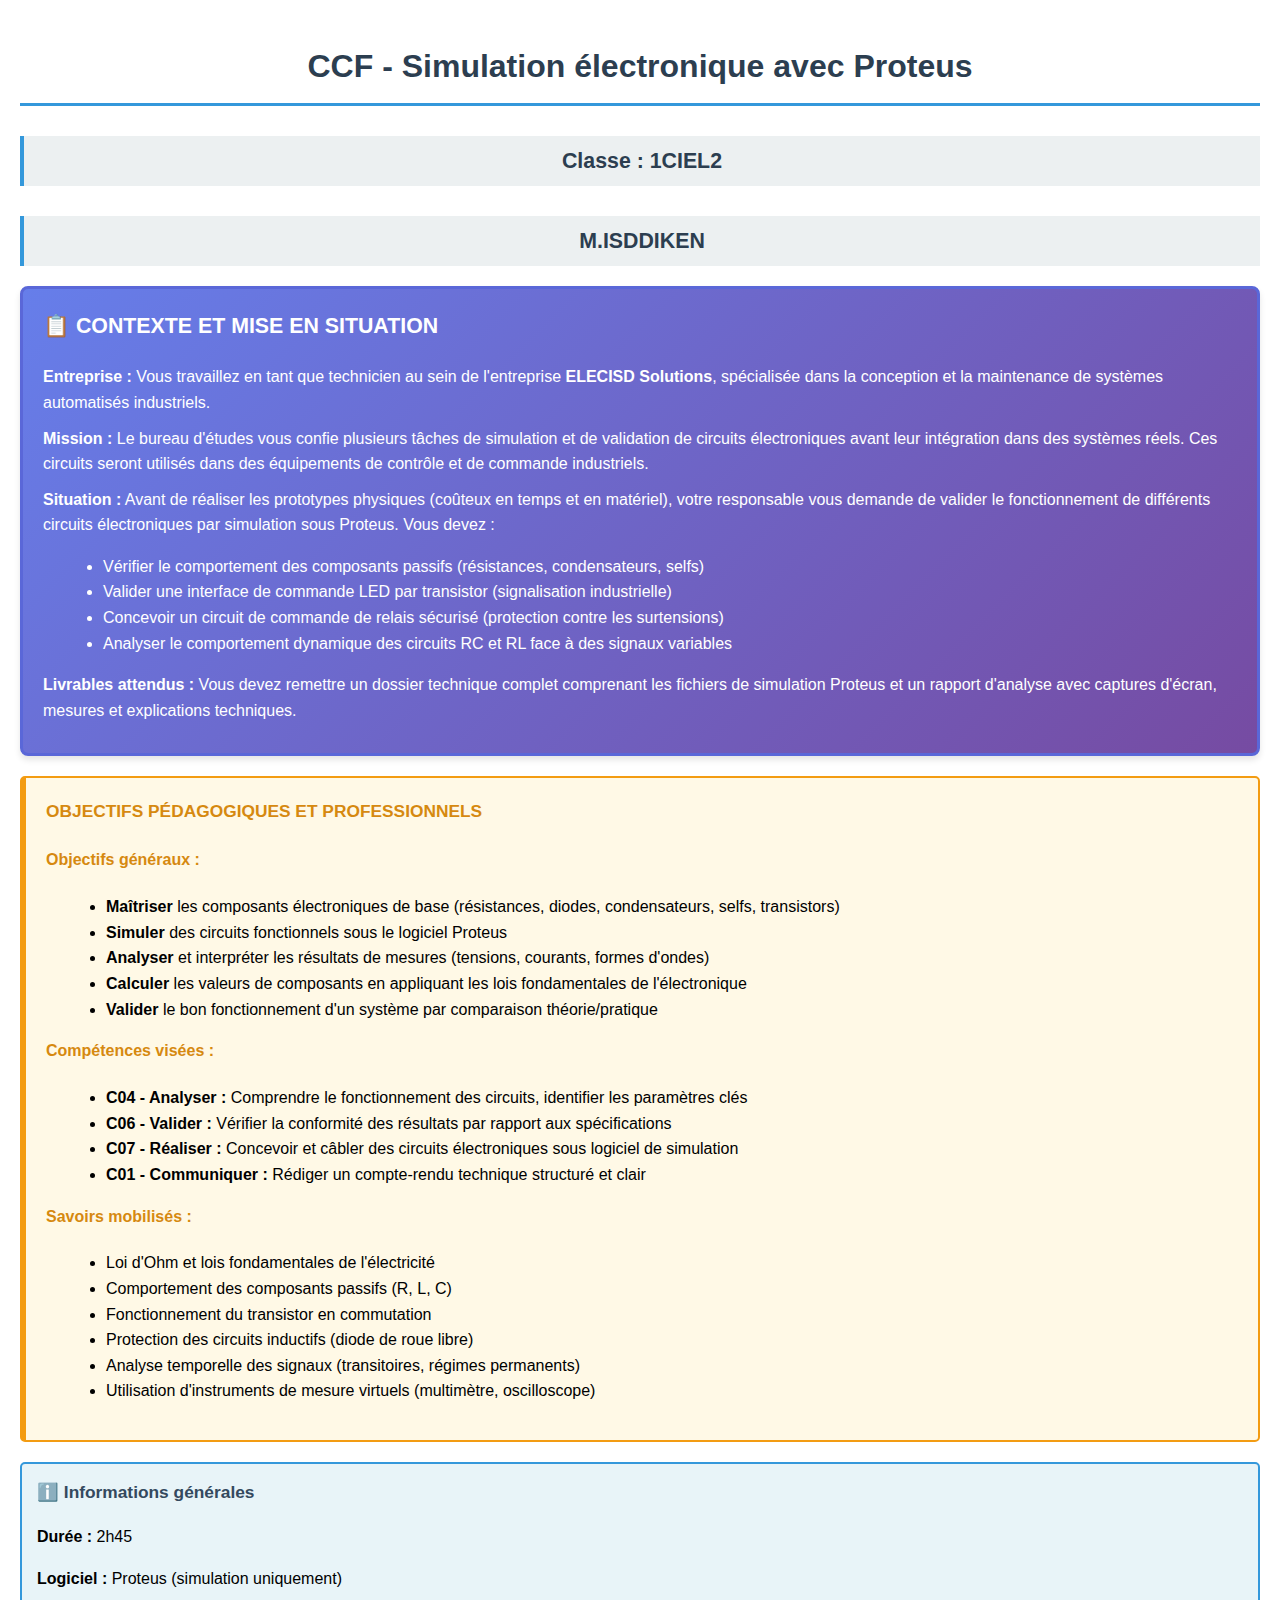
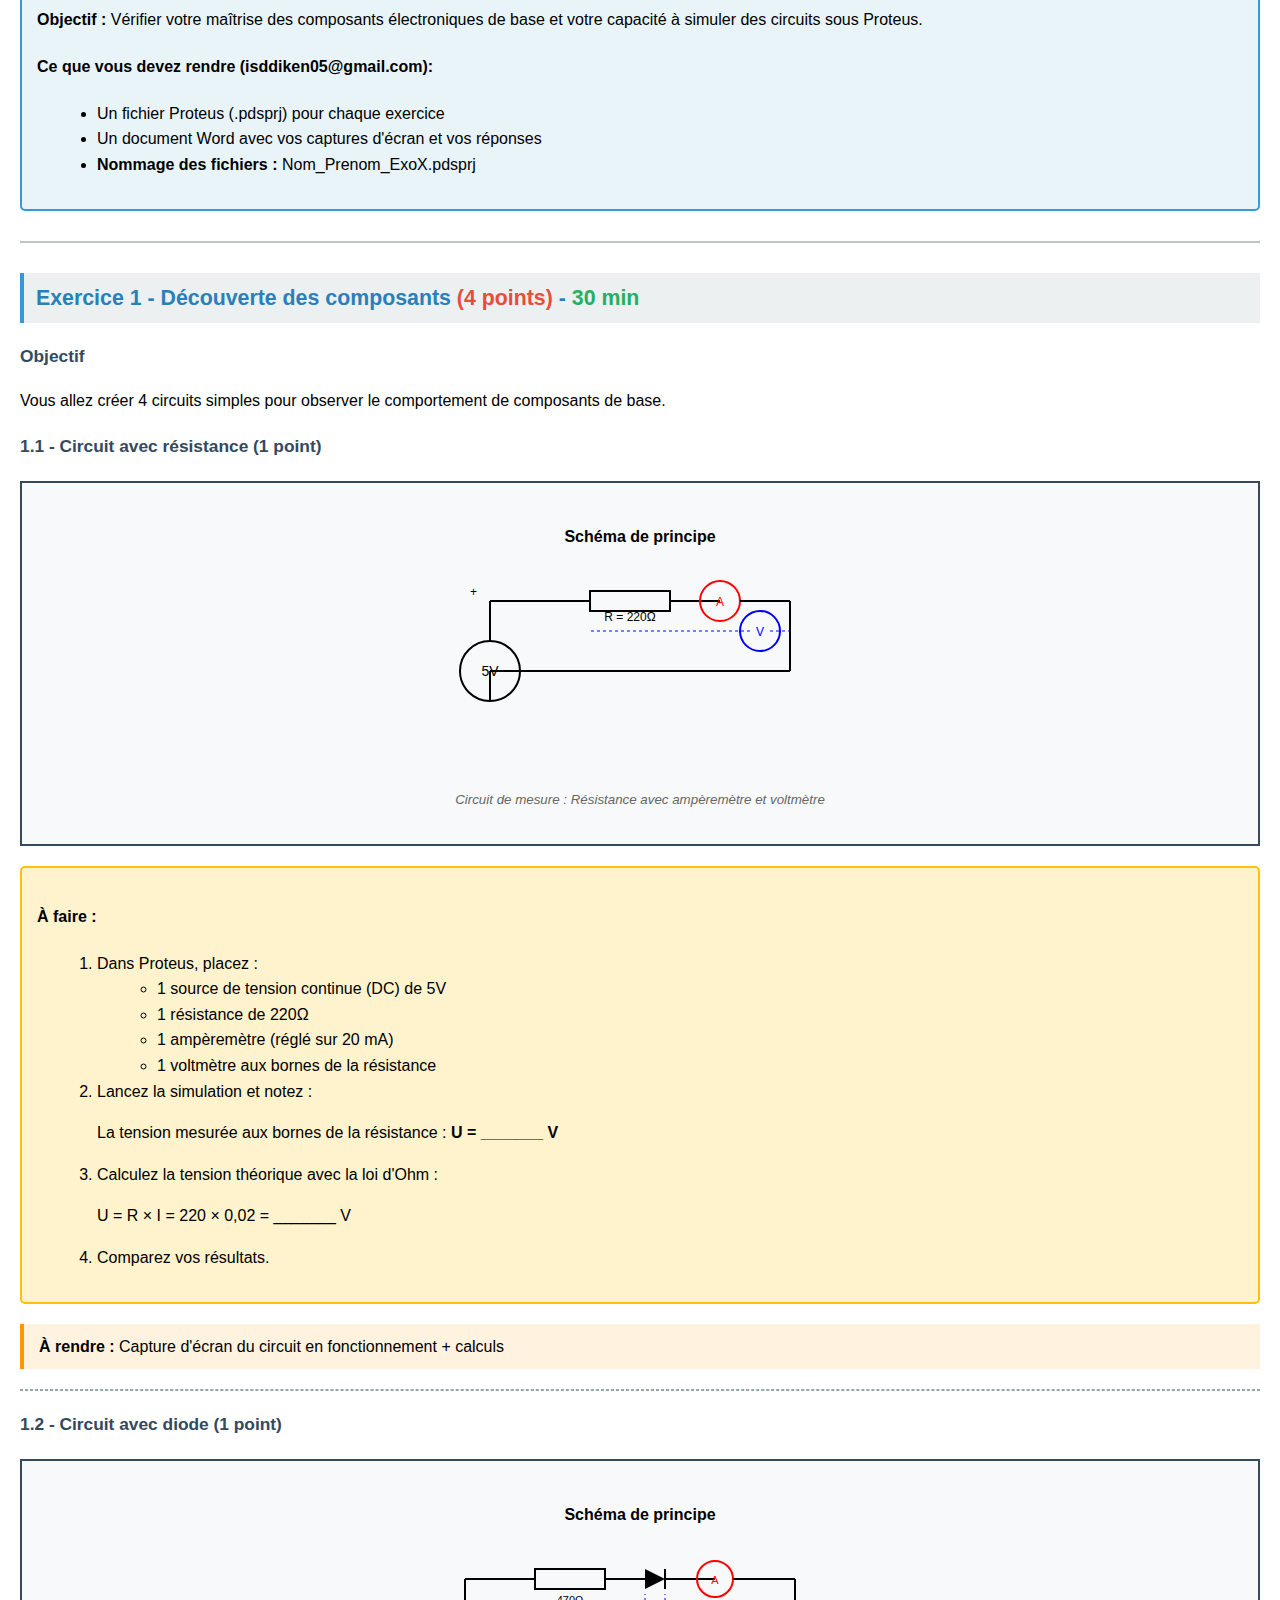
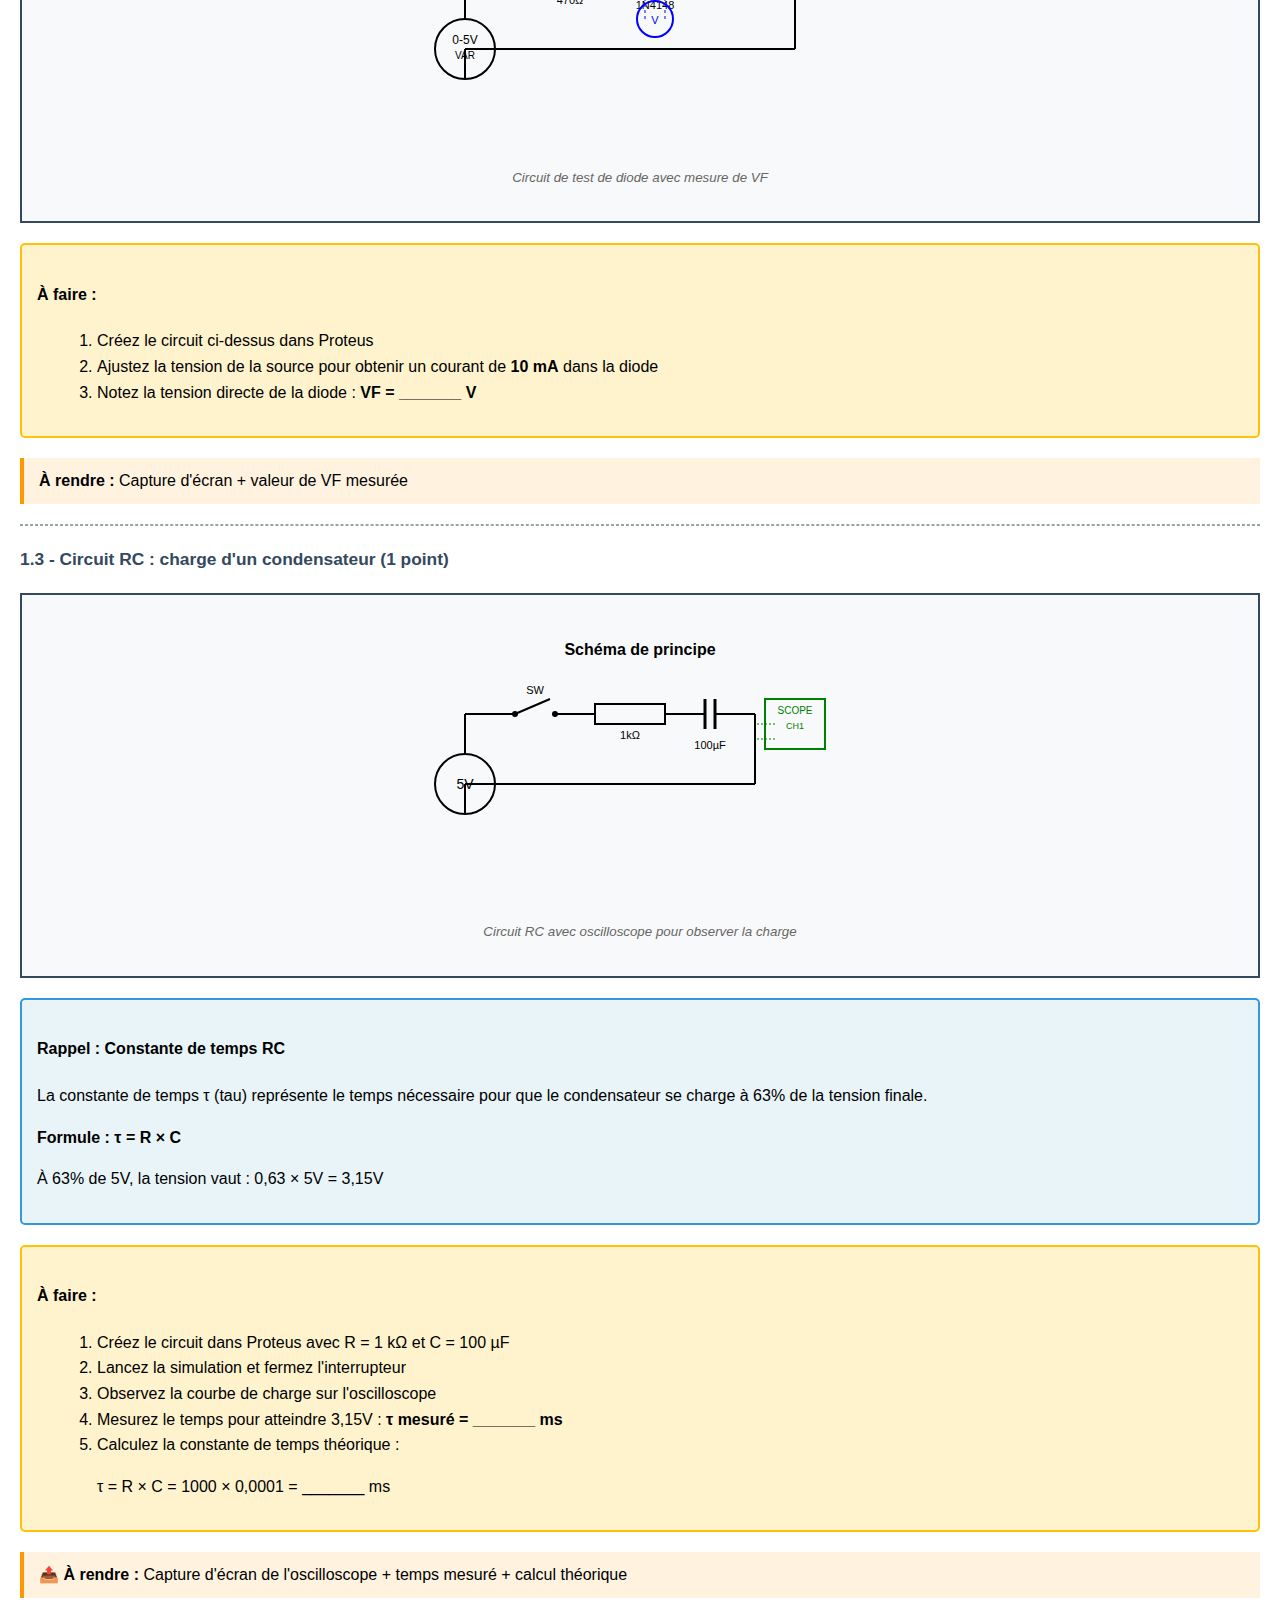
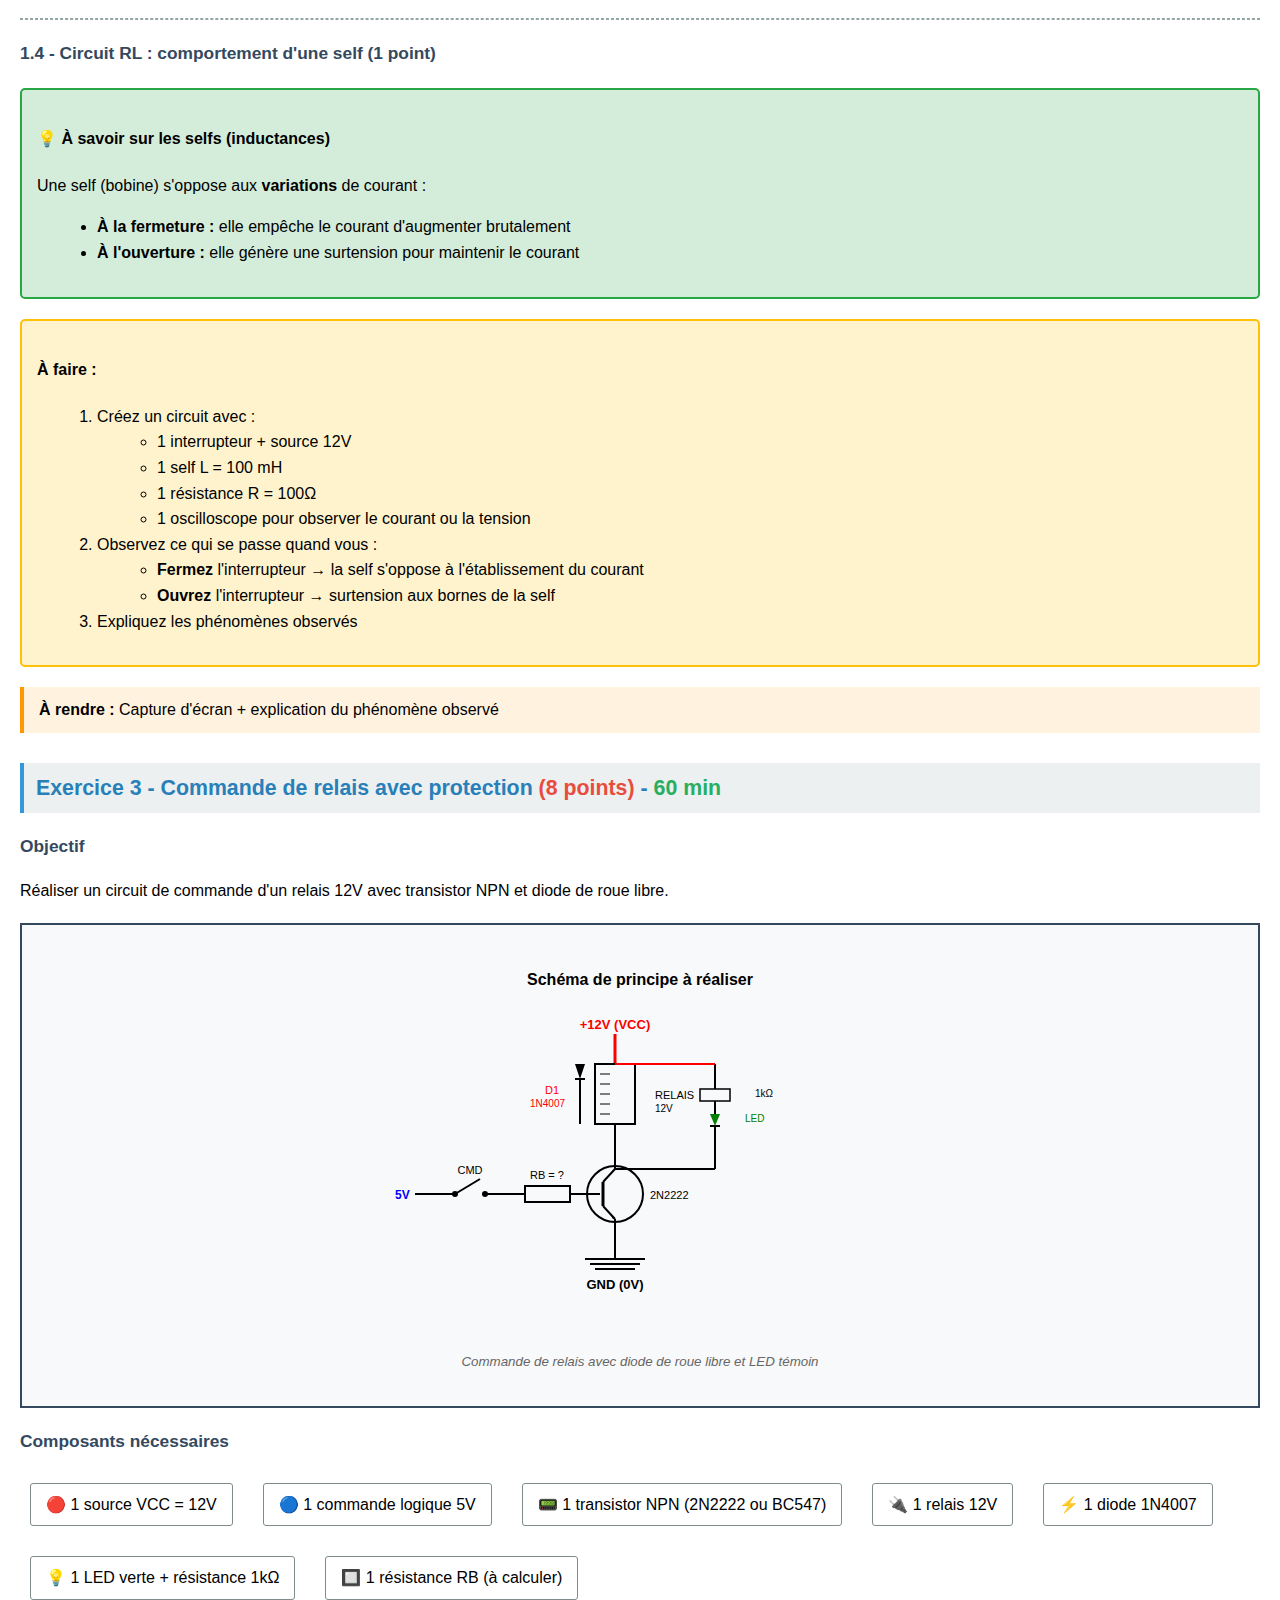
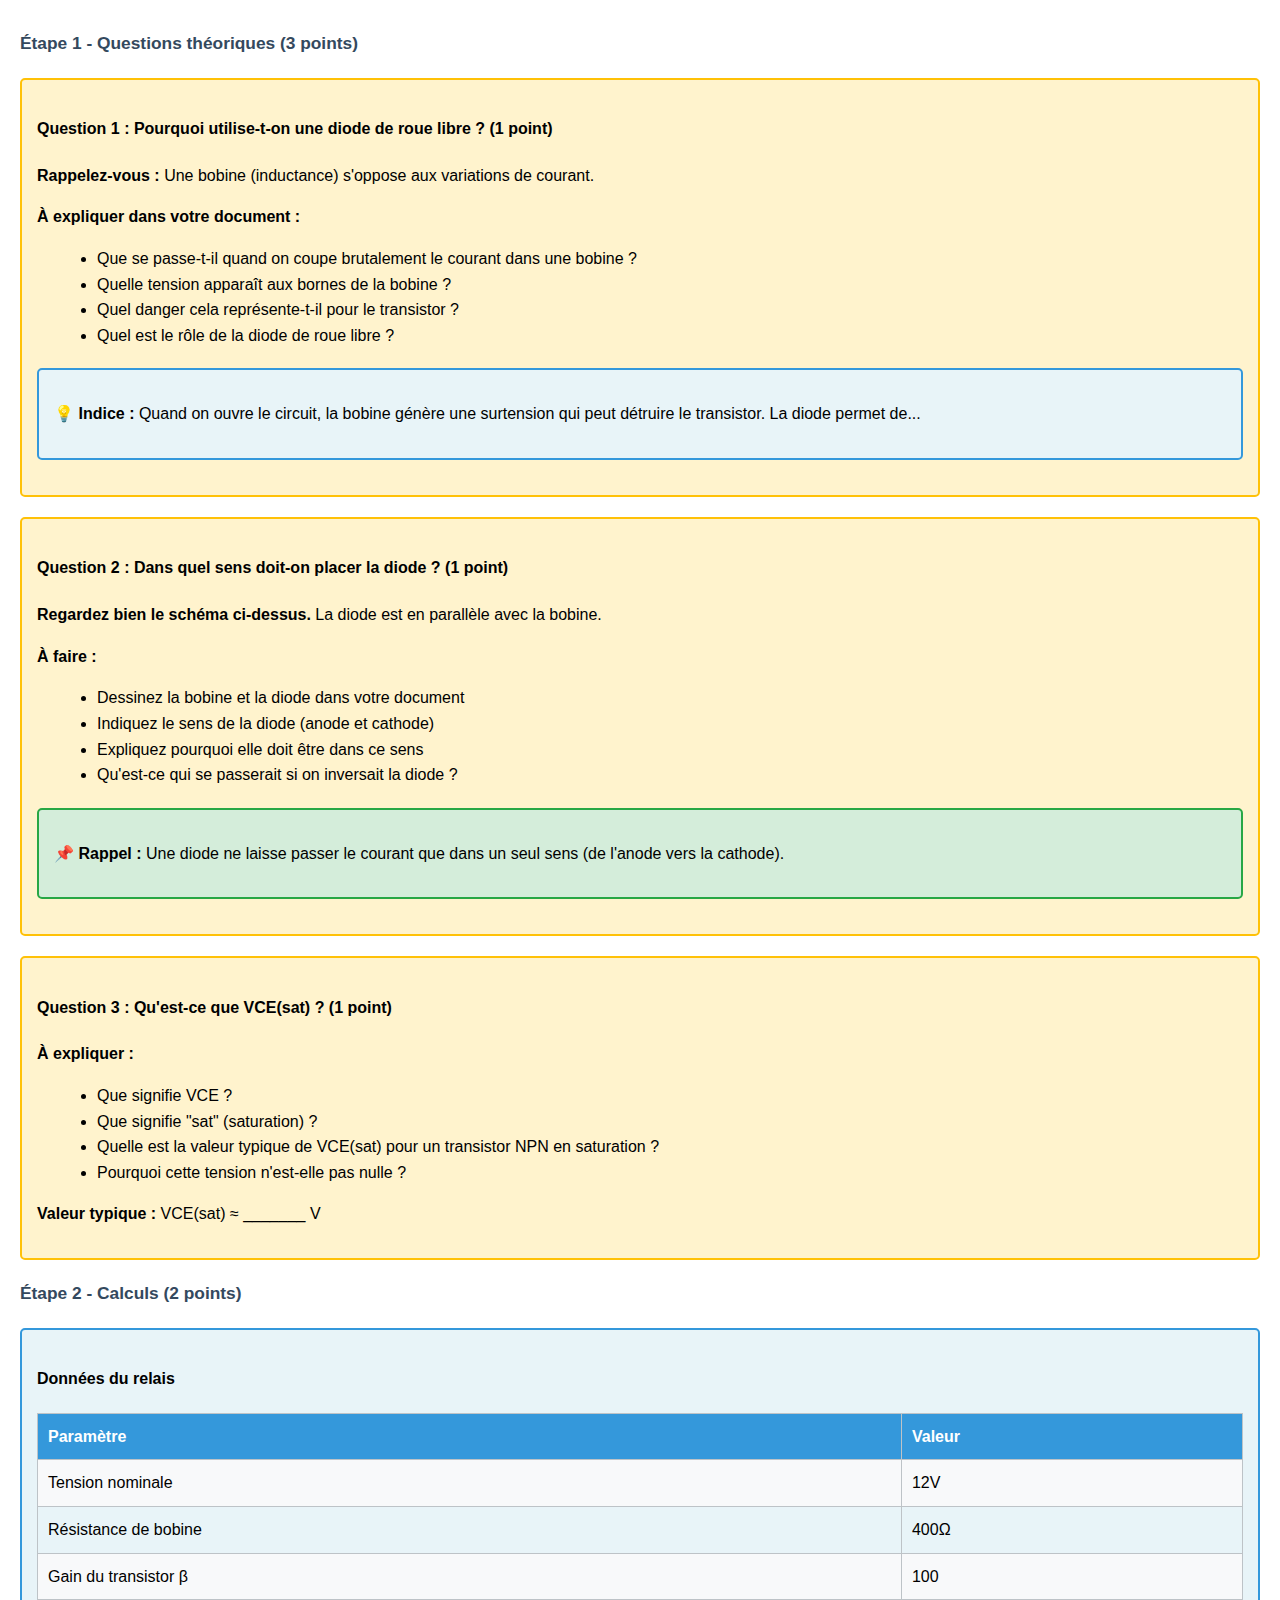
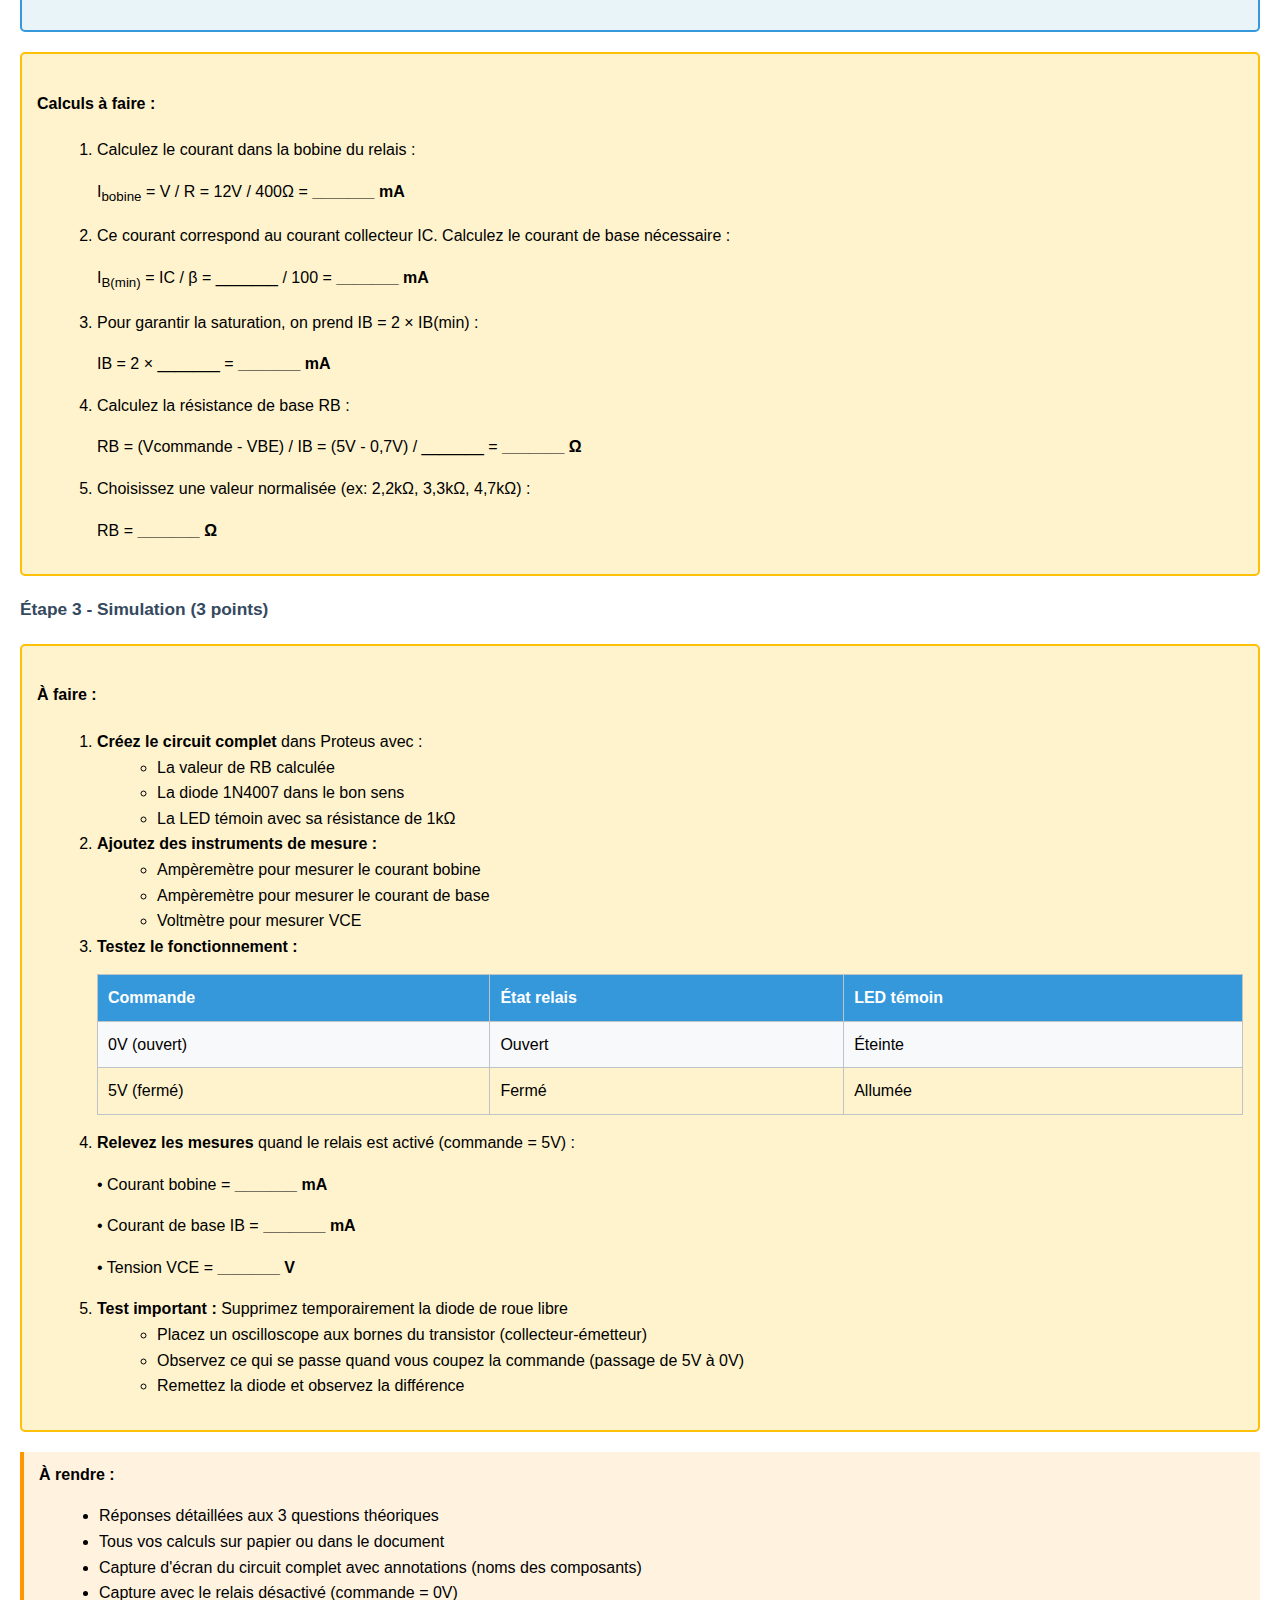
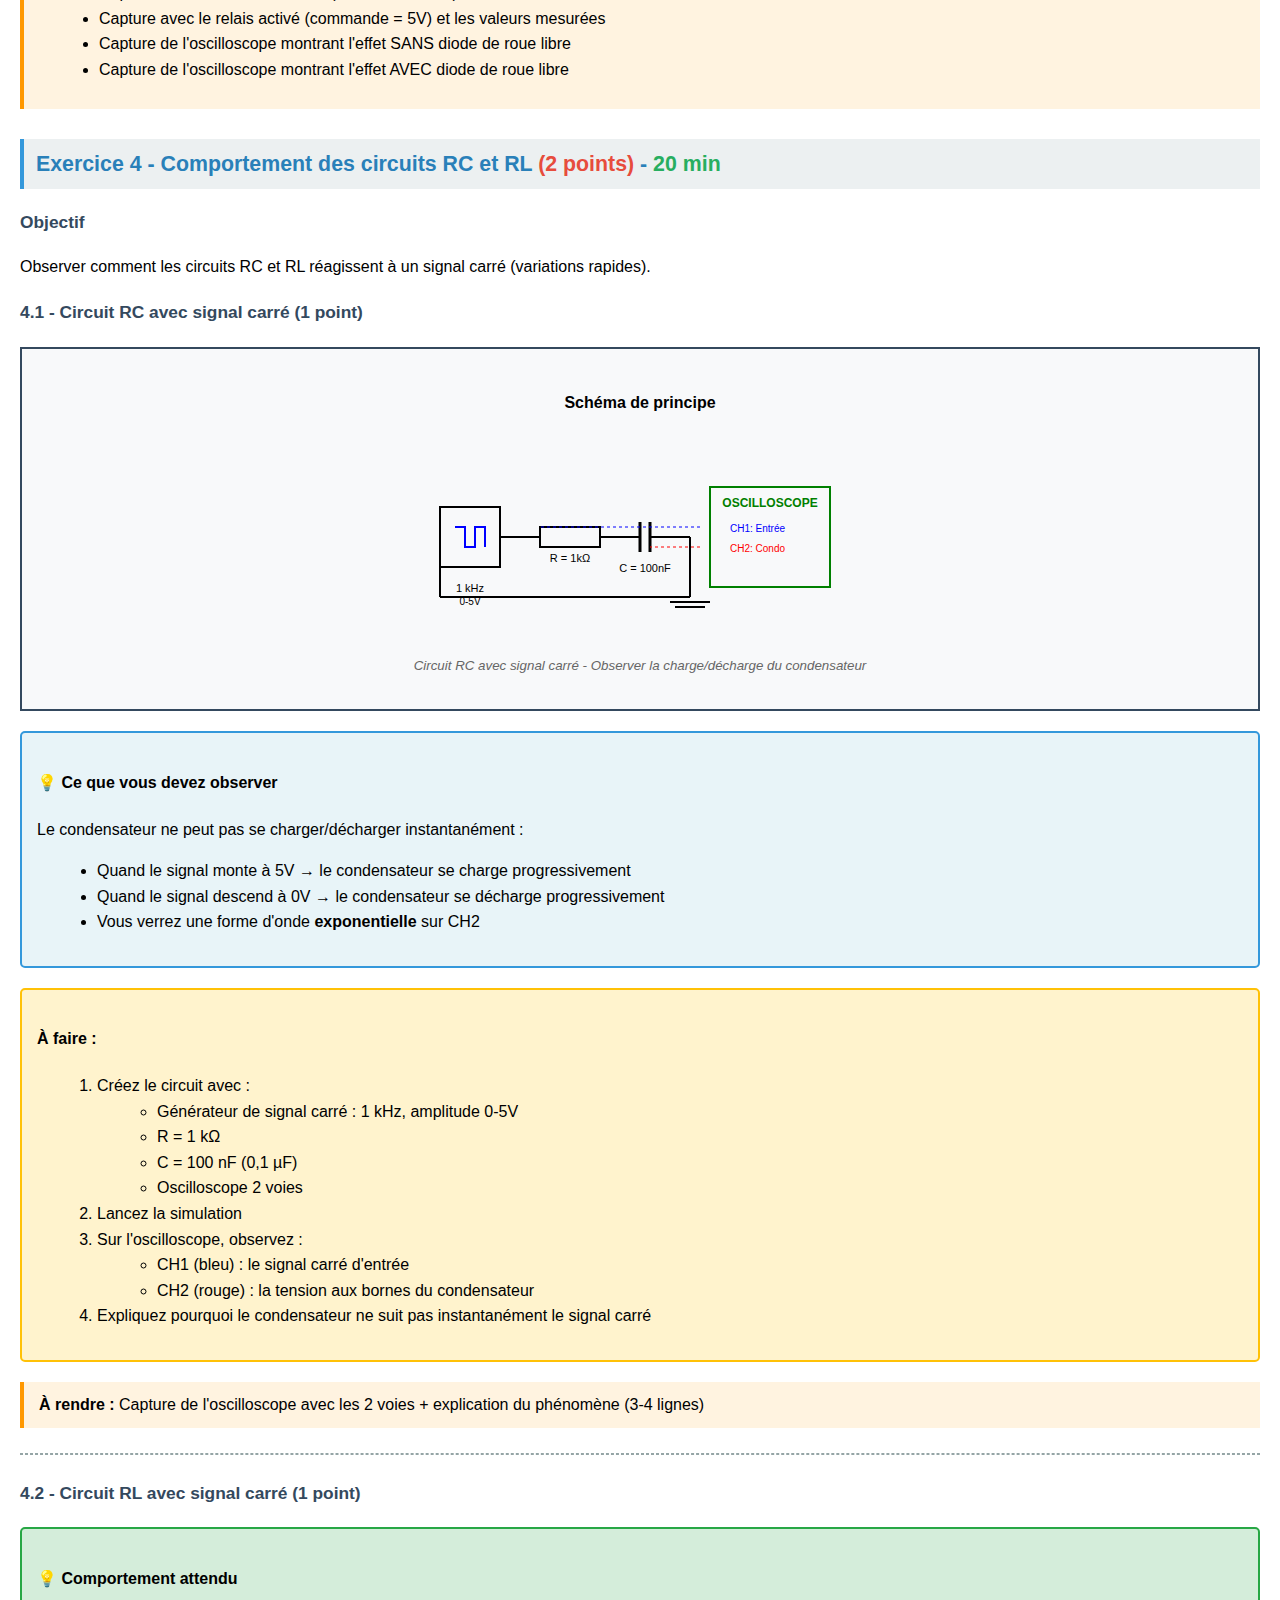
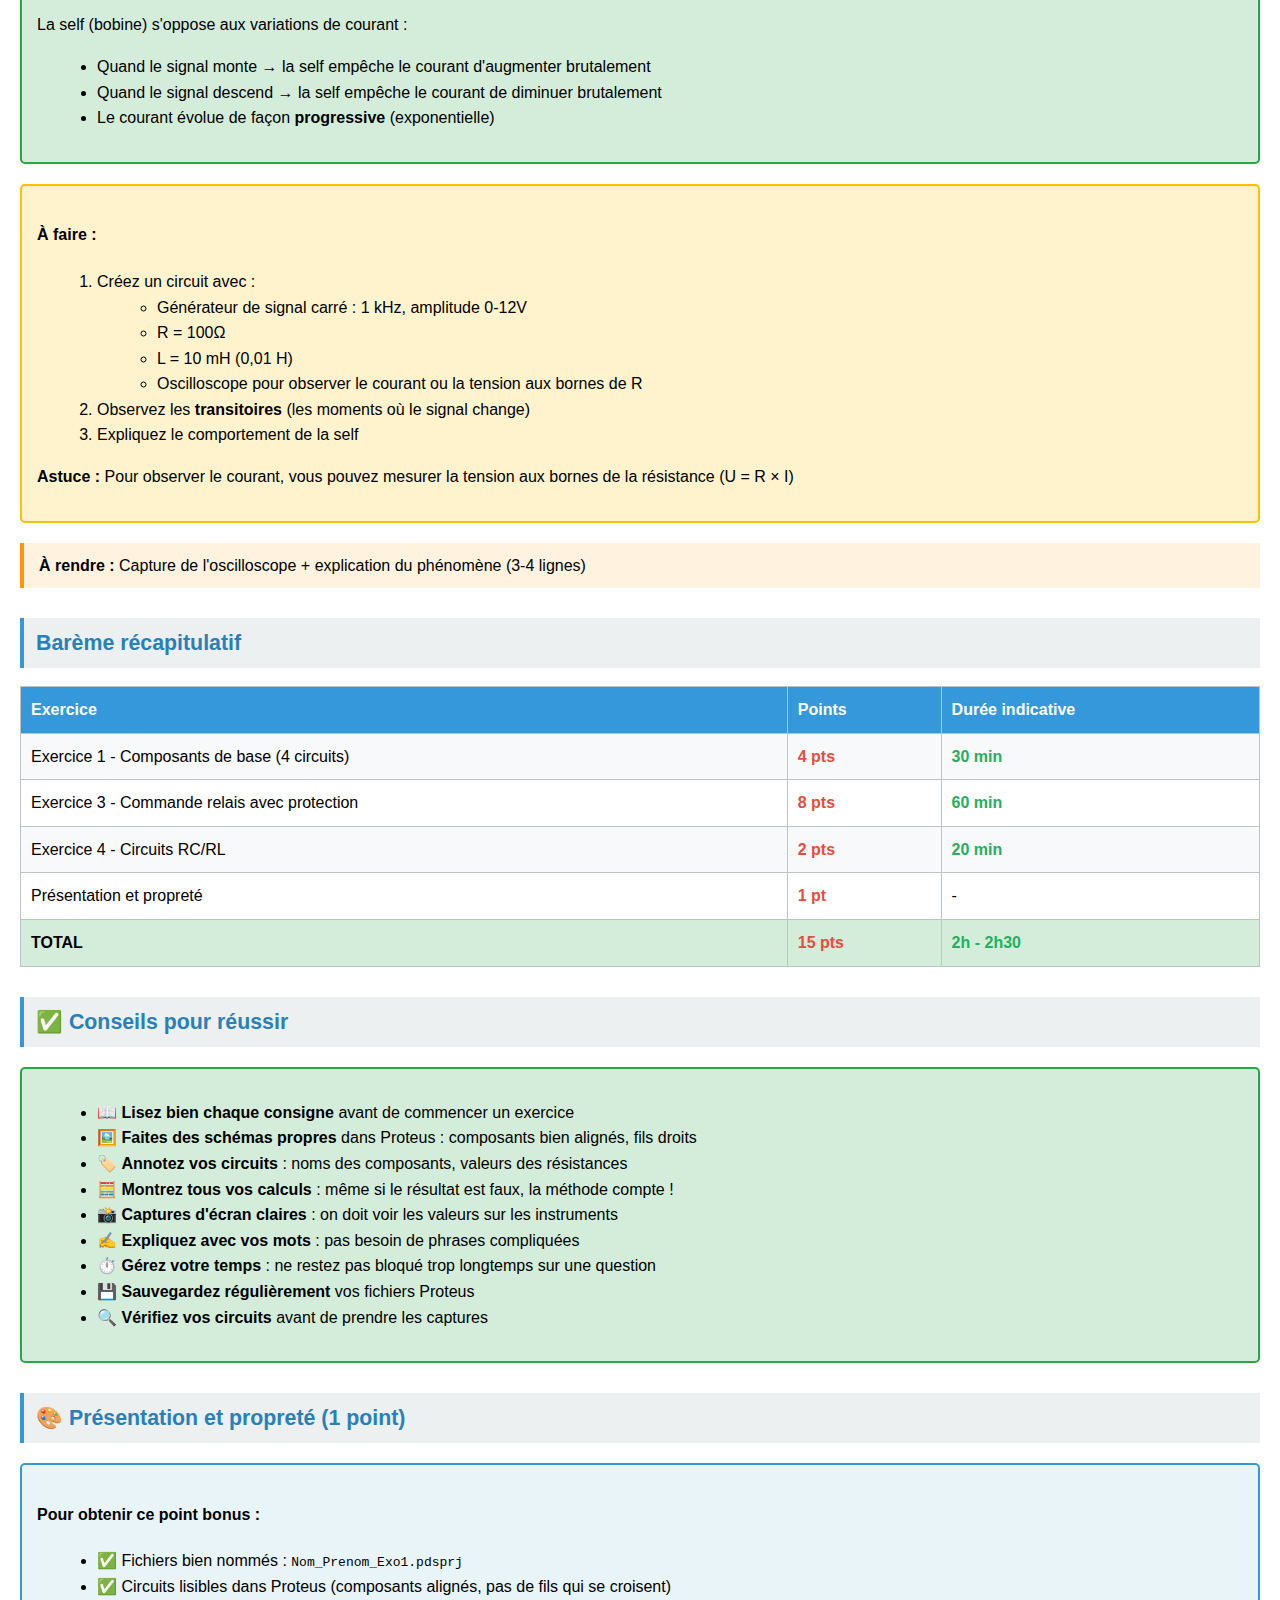
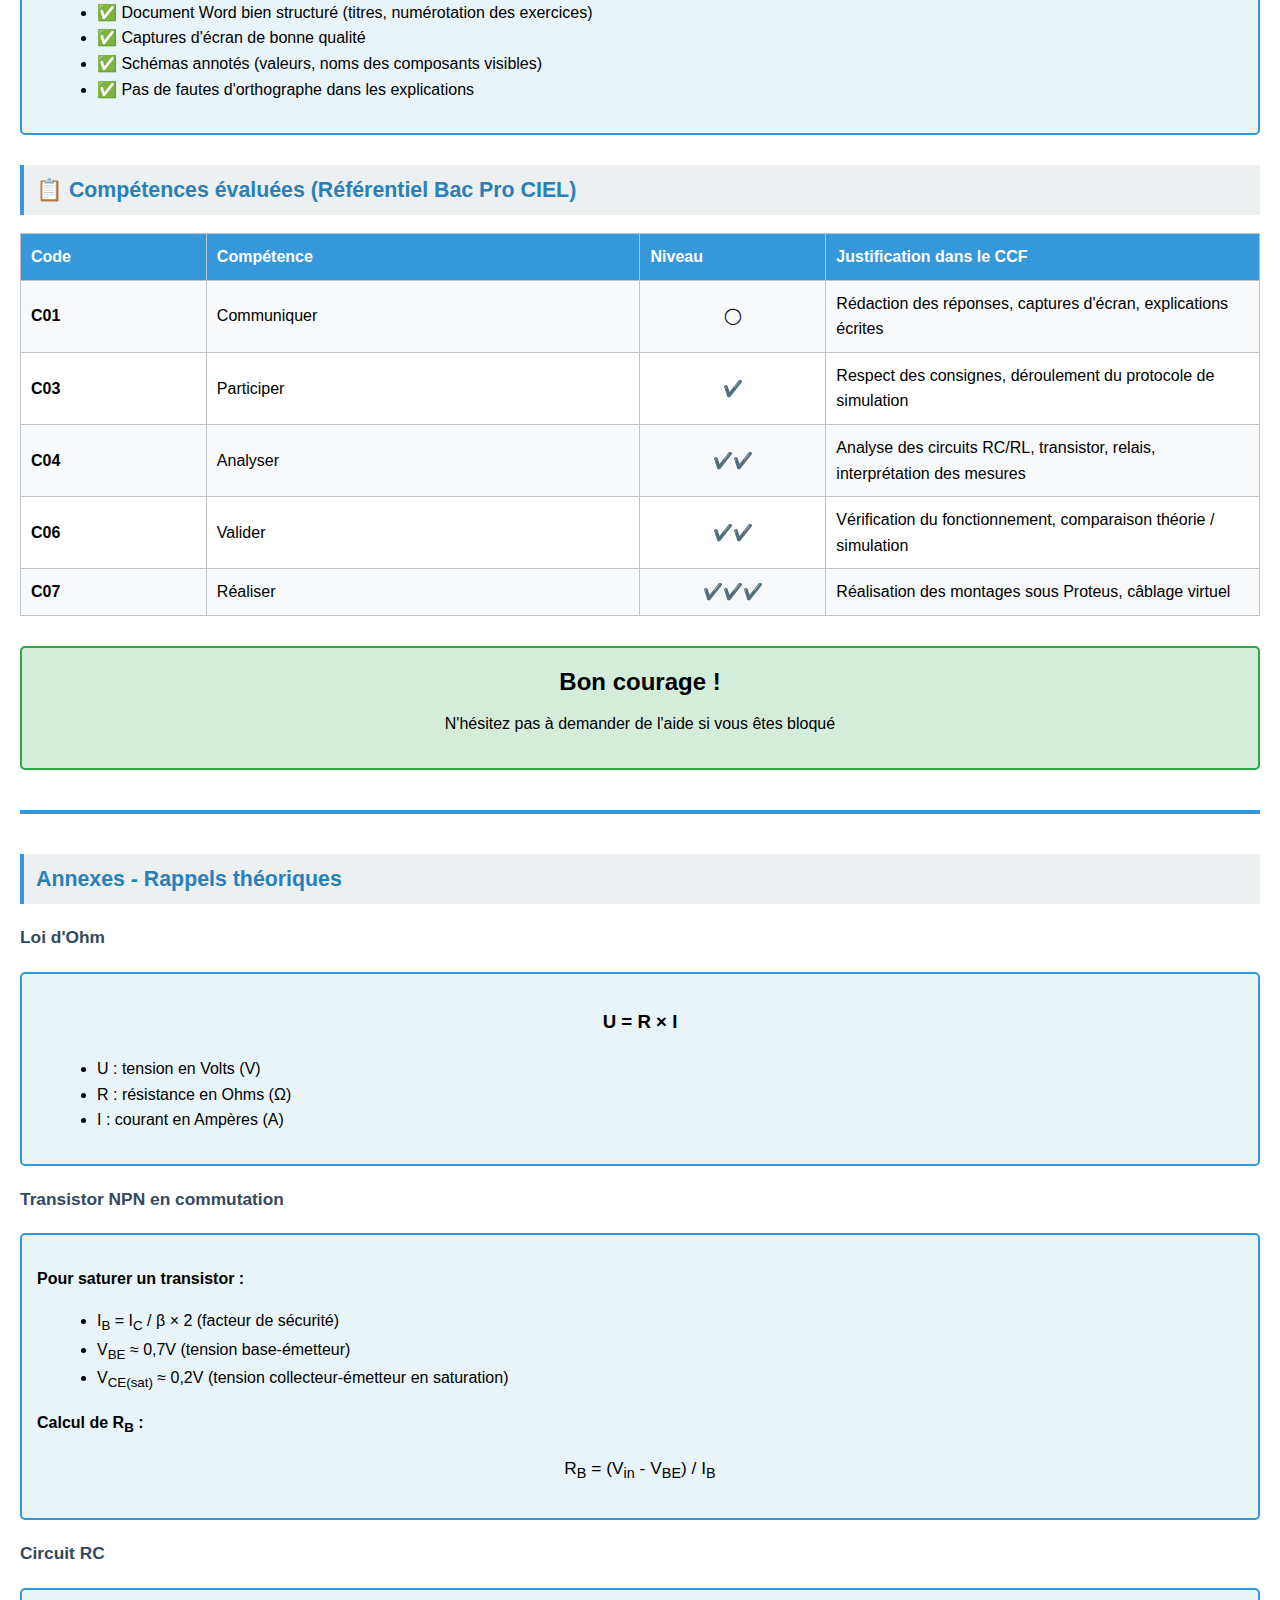
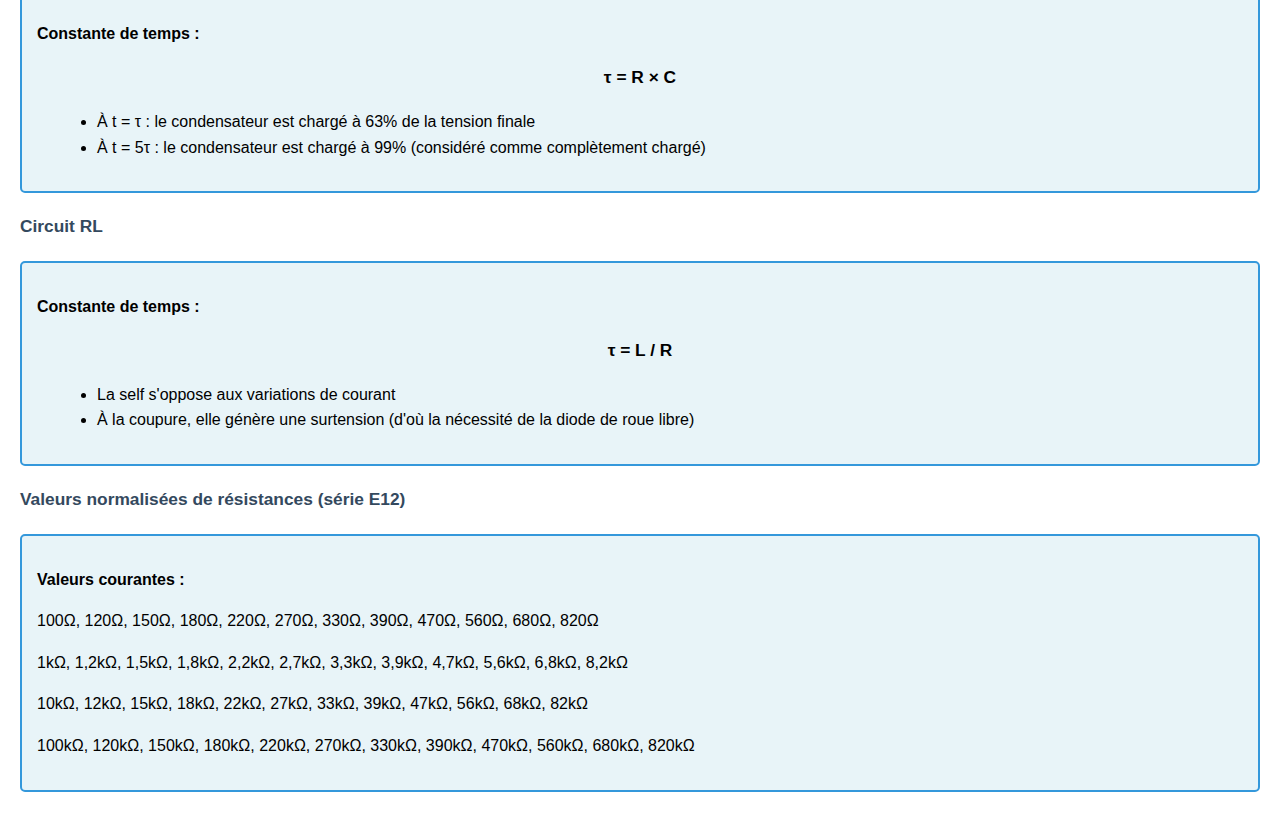
<file: ccf.html>
<!DOCTYPE html>
<html lang="fr">
<head>
    <meta charset="UTF-8">
    <meta name="viewport" content="width=device-width, initial-scale=1.0">
    <title>CCF Proteus 1CIEL2</title>
    <style>
        @page {
            margin: 2cm;
        }
        body {
            font-family: 'Calibri', Arial, sans-serif;
            line-height: 1.6;
            max-width: 35cm;
            margin: 0 auto;
            padding: 20px;
            background: white;
        }
        h1 {
            color: #2c3e50;
            text-align: center;
            border-bottom: 3px solid #3498db;
            padding-bottom: 10px;
            font-size: 24pt;
        }
        h2 {
            color: #2980b9;
            margin-top: 30px;
            font-size: 16pt;
            background: #ecf0f1;
            padding: 8px 12px;
            border-left: 4px solid #3498db;
        }
        h3 {
            color: #34495e;
            font-size: 13pt;
            margin-top: 20px;
        }
        .contexte-box {
            background: linear-gradient(135deg, #667eea 0%, #764ba2 100%);
            color: white;
            border: 3px solid #5a67d8;
            padding: 20px;
            margin: 20px 0;
            border-radius: 8px;
            box-shadow: 0 4px 6px rgba(0,0,0,0.1);
        }
        .contexte-box h3 {
            color: white;
            margin-top: 0;
            font-size: 16pt;
        }
        .contexte-box p {
            margin: 10px 0;
        }
        .contexte-box ul {
            color: white;
        }
        .objectifs-box {
            background: #fff9e6;
            border: 2px solid #f39c12;
            border-left: 6px solid #f39c12;
            padding: 20px;
            margin: 20px 0;
            border-radius: 5px;
        }
        .objectifs-box h3 {
            color: #d68910;
            margin-top: 0;
        }
        .info-box {
            background: #e8f4f8;
            border: 2px solid #3498db;
            padding: 15px;
            margin: 20px 0;
            border-radius: 5px;
        }
        .warning-box {
            background: #fff3cd;
            border: 2px solid #ffc107;
            padding: 15px;
            margin: 20px 0;
            border-radius: 5px;
        }
        .success-box {
            background: #d4edda;
            border: 2px solid #28a745;
            padding: 15px;
            margin: 20px 0;
            border-radius: 5px;
        }
        table {
            width: 100%;
            border-collapse: collapse;
            margin: 15px 0;
        }
        th, td {
            border: 1px solid #bdc3c7;
            padding: 10px;
            text-align: left;
        }
        th {
            background: #3498db;
            color: white;
            font-weight: bold;
        }
        tr:nth-child(even) {
            background: #f8f9fa;
        }
        .schema {
            border: 2px solid #34495e;
            padding: 20px;
            margin: 20px 0;
            background: #f8f9fa;
            text-align: center;
        }
        .composant {
            display: inline-block;
            margin: 10px;
            padding: 8px 15px;
            background: white;
            border: 1px solid #7f8c8d;
            border-radius: 3px;
        }
        ul, ol {
            margin-left: 20px;
        }
        .points {
            color: #e74c3c;
            font-weight: bold;
        }
        .duree {
            color: #27ae60;
            font-weight: bold;
        }
        .to-render {
            background: #fff3e0;
            border-left: 4px solid #ff9800;
            padding: 10px 15px;
            margin: 10px 0;
        }
        svg {
            max-width: 100%;
            height: auto;
        }
        .circuit-legend {
            font-size: 10pt;
            color: #666;
            font-style: italic;
            text-align: center;
            margin-top: 10px;
        }
    </style>
</head>
<body>
    <h1>CCF - Simulation électronique avec Proteus</h1>
    <h2 style="text-align: center; color: #2c3e50;">Classe : 1CIEL2</h2>
    <h2 style="text-align: center; color: #2c3e50;">M.ISDDIKEN</h2>

    <div class="contexte-box">
        <h3>📋 CONTEXTE ET MISE EN SITUATION</h3>
        <p><strong> Entreprise :</strong> Vous travaillez en tant que technicien au sein de l'entreprise <strong>ELECISD Solutions</strong>, spécialisée dans la conception et la maintenance de systèmes automatisés industriels.</p>
        
        <p><strong> Mission :</strong> Le bureau d'études vous confie plusieurs tâches de simulation et de validation de circuits électroniques avant leur intégration dans des systèmes réels. Ces circuits seront utilisés dans des équipements de contrôle et de commande industriels.</p>
        
        <p><strong> Situation :</strong> Avant de réaliser les prototypes physiques (coûteux en temps et en matériel), votre responsable vous demande de valider le fonctionnement de différents circuits électroniques par simulation sous Proteus. Vous devez :</p>
        <ul>
            <li>Vérifier le comportement des composants passifs (résistances, condensateurs, selfs)</li>
            <li>Valider une interface de commande LED par transistor (signalisation industrielle)</li>
            <li>Concevoir un circuit de commande de relais sécurisé (protection contre les surtensions)</li>
            <li>Analyser le comportement dynamique des circuits RC et RL face à des signaux variables</li>
        </ul>
        
        <p><strong> Livrables attendus :</strong> Vous devez remettre un dossier technique complet comprenant les fichiers de simulation Proteus et un rapport d'analyse avec captures d'écran, mesures et explications techniques.</p>
    </div>

    <div class="objectifs-box">
        <h3> OBJECTIFS PÉDAGOGIQUES ET PROFESSIONNELS</h3>
        
        <h4 style="color: #d68910;">Objectifs généraux :</h4>
        <ul>
            <li><strong>Maîtriser</strong> les composants électroniques de base (résistances, diodes, condensateurs, selfs, transistors)</li>
            <li><strong>Simuler</strong> des circuits fonctionnels sous le logiciel Proteus</li>
            <li><strong>Analyser</strong> et interpréter les résultats de mesures (tensions, courants, formes d'ondes)</li>
            <li><strong>Calculer</strong> les valeurs de composants en appliquant les lois fondamentales de l'électronique</li>
            <li><strong>Valider</strong> le bon fonctionnement d'un système par comparaison théorie/pratique</li>
        </ul>

        <h4 style="color: #d68910; margin-top: 15px;">Compétences visées :</h4>
        <ul>
            <li> <strong>C04 - Analyser :</strong> Comprendre le fonctionnement des circuits, identifier les paramètres clés</li>
            <li> <strong>C06 - Valider :</strong> Vérifier la conformité des résultats par rapport aux spécifications</li>
            <li> <strong>C07 - Réaliser :</strong> Concevoir et câbler des circuits électroniques sous logiciel de simulation</li>
            <li> <strong>C01 - Communiquer :</strong> Rédiger un compte-rendu technique structuré et clair</li>
        </ul>

        <h4 style="color: #d68910; margin-top: 15px;">Savoirs mobilisés :</h4>
        <ul>
            <li>Loi d'Ohm et lois fondamentales de l'électricité</li>
            <li>Comportement des composants passifs (R, L, C)</li>
            <li>Fonctionnement du transistor en commutation</li>
            <li>Protection des circuits inductifs (diode de roue libre)</li>
            <li>Analyse temporelle des signaux (transitoires, régimes permanents)</li>
            <li>Utilisation d'instruments de mesure virtuels (multimètre, oscilloscope)</li>
        </ul>
    </div>

    <div class="info-box">
        <h3 style="margin-top: 0;">ℹ️ Informations générales</h3>
        <p><strong>Durée :</strong> 2h45</p>
        <p><strong>Logiciel :</strong> Proteus (simulation uniquement)</p>
        <p><strong>Objectif :</strong> Vérifier votre maîtrise des composants électroniques de base et votre capacité à simuler des circuits sous Proteus.</p>
        
        <h4>Ce que vous devez rendre (isddiken05@gmail.com):</h4>
        <ul>
            <li>Un fichier Proteus (.pdsprj) pour chaque exercice</li>
            <li>Un document Word avec vos captures d'écran et vos réponses</li>
            <li><strong>Nommage des fichiers :</strong> Nom_Prenom_ExoX.pdsprj</li>
        </ul>
    </div>

    <hr style="margin: 30px 0; border: 1px solid #bdc3c7;">

    <h2>Exercice 1 - Découverte des composants <span class="points">(4 points)</span> - <span class="duree">30 min</span></h2>

    <h3> Objectif</h3>
    <p>Vous allez créer 4 circuits simples pour observer le comportement de composants de base.</p>

    <h3>1.1 - Circuit avec résistance (1 point)</h3>
    
    <div class="schema">
        <h4>Schéma de principe</h4>
        <svg width="400" height="200" xmlns="http://www.w3.org/2000/svg">
            <circle cx="50" cy="100" r="30" fill="none" stroke="black" stroke-width="2"/>
            <text x="50" y="105" text-anchor="middle" font-size="14">5V</text>
            <line x1="50" y1="70" x2="50" y2="30" stroke="black" stroke-width="2"/>
            <text x="30" y="25" font-size="12">+</text>
            <line x1="50" y1="30" x2="150" y2="30" stroke="black" stroke-width="2"/>
            <rect x="150" y="20" width="80" height="20" fill="none" stroke="black" stroke-width="2"/>
            <text x="190" y="50" text-anchor="middle" font-size="12">R = 220Ω</text>
            <line x1="230" y1="30" x2="280" y2="30" stroke="black" stroke-width="2"/>
            <circle cx="280" cy="30" r="20" fill="none" stroke="red" stroke-width="2"/>
            <text x="280" y="35" text-anchor="middle" font-size="12" fill="red">A</text>
            <line x1="300" y1="30" x2="350" y2="30" stroke="black" stroke-width="2"/>
            <line x1="350" y1="30" x2="350" y2="100" stroke="black" stroke-width="2"/>
            <circle cx="320" cy="60" r="20" fill="none" stroke="blue" stroke-width="2"/>
            <text x="320" y="65" text-anchor="middle" font-size="12" fill="blue">V</text>
            <line x1="310" y1="60" x2="150" y2="60" stroke="blue" stroke-width="1" stroke-dasharray="3,3"/>
            <line x1="330" y1="60" x2="350" y2="60" stroke="blue" stroke-width="1" stroke-dasharray="3,3"/>
            <line x1="350" y1="100" x2="50" y2="100" stroke="black" stroke-width="2"/>
            <line x1="50" y1="130" x2="50" y2="100" stroke="black" stroke-width="2"/>
        </svg>
        <p class="circuit-legend">Circuit de mesure : Résistance avec ampèremètre et voltmètre</p>
    </div>

    <div class="warning-box">
        <h4>À faire :</h4>
        <ol>
            <li>Dans Proteus, placez :
                <ul>
                    <li>1 source de tension continue (DC) de 5V</li>
                    <li>1 résistance de 220Ω</li>
                    <li>1 ampèremètre (réglé sur 20 mA)</li>
                    <li>1 voltmètre aux bornes de la résistance</li>
                </ul>
            </li>
            <li>Lancez la simulation et notez :
                <p>La tension mesurée aux bornes de la résistance : <strong>U = _______ V</strong></p>
            </li>
            <li>Calculez la tension théorique avec la loi d'Ohm : 
                <p>U = R × I = 220 × 0,02 = _______ V</p>
            </li>
            <li>Comparez vos résultats.</li>
        </ol>
    </div>

    <div class="to-render">
        <strong> À rendre :</strong> Capture d'écran du circuit en fonctionnement + calculs
    </div>

    <hr style="margin: 20px 0; border: 0.5px dashed #95a5a6;">

    <h3>1.2 - Circuit avec diode (1 point)</h3>

    <div class="schema">
        <h4>Schéma de principe</h4>
        <svg width="450" height="200" xmlns="http://www.w3.org/2000/svg">
            <circle cx="50" cy="100" r="30" fill="none" stroke="black" stroke-width="2"/>
            <text x="50" y="95" text-anchor="middle" font-size="12">0-5V</text>
            <text x="50" y="110" text-anchor="middle" font-size="10">VAR</text>
            <line x1="50" y1="70" x2="50" y2="30" stroke="black" stroke-width="2"/>
            <line x1="50" y1="30" x2="120" y2="30" stroke="black" stroke-width="2"/>
            <rect x="120" y="20" width="70" height="20" fill="none" stroke="black" stroke-width="2"/>
            <text x="155" y="55" text-anchor="middle" font-size="11">470Ω</text>
            <line x1="190" y1="30" x2="230" y2="30" stroke="black" stroke-width="2"/>
            <polygon points="230,20 230,40 250,30" fill="black"/>
            <line x1="250" y1="20" x2="250" y2="40" stroke="black" stroke-width="2"/>
            <text x="240" y="60" text-anchor="middle" font-size="11">1N4148</text>
            <line x1="250" y1="30" x2="300" y2="30" stroke="black" stroke-width="2"/>
            <circle cx="300" cy="30" r="18" fill="none" stroke="red" stroke-width="2"/>
            <text x="300" y="35" text-anchor="middle" font-size="11" fill="red">A</text>
            <circle cx="240" cy="70" r="18" fill="none" stroke="blue" stroke-width="2"/>
            <text x="240" y="75" text-anchor="middle" font-size="11" fill="blue">V</text>
            <line x1="230" y1="70" x2="230" y2="45" stroke="blue" stroke-width="1" stroke-dasharray="3,3"/>
            <line x1="250" y1="70" x2="250" y2="45" stroke="blue" stroke-width="1" stroke-dasharray="3,3"/>
            <line x1="318" y1="30" x2="380" y2="30" stroke="black" stroke-width="2"/>
            <line x1="380" y1="30" x2="380" y2="100" stroke="black" stroke-width="2"/>
            <line x1="380" y1="100" x2="50" y2="100" stroke="black" stroke-width="2"/>
            <line x1="50" y1="130" x2="50" y2="100" stroke="black" stroke-width="2"/>
        </svg>
        <p class="circuit-legend">Circuit de test de diode avec mesure de VF</p>
    </div>

    <div class="warning-box">
        <h4>À faire :</h4>
        <ol>
            <li>Créez le circuit ci-dessus dans Proteus</li>
            <li>Ajustez la tension de la source pour obtenir un courant de <strong>10 mA</strong> dans la diode</li>
            <li>Notez la tension directe de la diode : <strong>VF = _______ V</strong></li>
        </ol>
    </div>

    <div class="to-render">
        <strong> À rendre :</strong> Capture d'écran + valeur de VF mesurée
    </div>

    <hr style="margin: 20px 0; border: 0.5px dashed #95a5a6;">

    <h3>1.3 - Circuit RC : charge d'un condensateur (1 point)</h3>

    <div class="schema">
        <h4>Schéma de principe</h4>
        <svg width="450" height="220" xmlns="http://www.w3.org/2000/svg">
            <circle cx="50" cy="100" r="30" fill="none" stroke="black" stroke-width="2"/>
            <text x="50" y="105" text-anchor="middle" font-size="14">5V</text>
            <line x1="50" y1="70" x2="50" y2="30" stroke="black" stroke-width="2"/>
            <line x1="50" y1="30" x2="100" y2="30" stroke="black" stroke-width="2"/>
            <line x1="100" y1="30" x2="135" y2="15" stroke="black" stroke-width="2"/>
            <circle cx="100" cy="30" r="3" fill="black"/>
            <circle cx="140" cy="30" r="3" fill="black"/>
            <text x="120" y="10" text-anchor="middle" font-size="11">SW</text>
            <line x1="140" y1="30" x2="180" y2="30" stroke="black" stroke-width="2"/>
            <rect x="180" y="20" width="70" height="20" fill="none" stroke="black" stroke-width="2"/>
            <text x="215" y="55" text-anchor="middle" font-size="11">1kΩ</text>
            <line x1="250" y1="30" x2="290" y2="30" stroke="black" stroke-width="2"/>
            <line x1="290" y1="15" x2="290" y2="45" stroke="black" stroke-width="3"/>
            <line x1="300" y1="15" x2="300" y2="45" stroke="black" stroke-width="3"/>
            <line x1="300" y1="30" x2="340" y2="30" stroke="black" stroke-width="2"/>
            <text x="295" y="65" text-anchor="middle" font-size="11">100µF</text>
            <rect x="350" y="15" width="60" height="50" fill="none" stroke="green" stroke-width="2"/>
            <text x="380" y="30" text-anchor="middle" font-size="10" fill="green">SCOPE</text>
            <text x="380" y="45" text-anchor="middle" font-size="9" fill="green">CH1</text>
            <line x1="360" y1="40" x2="340" y2="40" stroke="green" stroke-width="1" stroke-dasharray="2,2"/>
            <line x1="360" y1="55" x2="340" y2="55" stroke="green" stroke-width="1" stroke-dasharray="2,2"/>
            <line x1="340" y1="30" x2="340" y2="100" stroke="black" stroke-width="2"/>
            <line x1="340" y1="100" x2="50" y2="100" stroke="black" stroke-width="2"/>
            <line x1="50" y1="130" x2="50" y2="100" stroke="black" stroke-width="2"/>
        </svg>
        <p class="circuit-legend">Circuit RC avec oscilloscope pour observer la charge</p>
    </div>

    <div class="info-box">
        <h4> Rappel : Constante de temps RC</h4>
        <p>La constante de temps τ (tau) représente le temps nécessaire pour que le condensateur se charge à 63% de la tension finale.</p>
        <p><strong>Formule : τ = R × C</strong></p>
        <p>À 63% de 5V, la tension vaut : 0,63 × 5V = 3,15V</p>
    </div>

    <div class="warning-box">
        <h4>À faire :</h4>
        <ol>
            <li>Créez le circuit dans Proteus avec R = 1 kΩ et C = 100 µF</li>
            <li>Lancez la simulation et fermez l'interrupteur</li>
            <li>Observez la courbe de charge sur l'oscilloscope</li>
            <li>Mesurez le temps pour atteindre 3,15V : <strong>τ mesuré = _______ ms</strong></li>
            <li>Calculez la constante de temps théorique : 
                <p>τ = R × C = 1000 × 0,0001 = _______ ms</p>
            </li>
        </ol>
    </div>

    <div class="to-render">
        <strong>📤 À rendre :</strong> Capture d'écran de l'oscilloscope + temps mesuré + calcul théorique
    </div>

    <hr style="margin: 20px 0; border: 0.5px dashed #95a5a6;">

    <h3>1.4 - Circuit RL : comportement d'une self (1 point)</h3>

    <div class="success-box">
        <h4>💡 À savoir sur les selfs (inductances)</h4>
        <p>Une self (bobine) s'oppose aux <strong>variations</strong> de courant :</p>
        <ul>
            <li><strong>À la fermeture :</strong> elle empêche le courant d'augmenter brutalement</li>
            <li><strong>À l'ouverture :</strong> elle génère une surtension pour maintenir le courant</li>
        </ul>
    </div>

    <div class="warning-box">
        <h4>À faire :</h4>
        <ol>
            <li>Créez un circuit avec :
                <ul>
                    <li>1 interrupteur + source 12V</li>
                    <li>1 self L = 100 mH</li>
                    <li>1 résistance R = 100Ω</li>
                    <li>1 oscilloscope pour observer le courant ou la tension</li>
                </ul>
            </li>
            <li>Observez ce qui se passe quand vous :
                <ul>
                    <li><strong>Fermez</strong> l'interrupteur → la self s'oppose à l'établissement du courant</li>
                    <li><strong>Ouvrez</strong> l'interrupteur → surtension aux bornes de la self</li>
                </ul>
            </li>
            <li>Expliquez les phénomènes observés</li>
        </ol>
    </div>

    <div class="to-render">
        <strong> À rendre :</strong> Capture d'écran + explication du phénomène observé
    </div>

    <div style="page-break-after: always;"></div>

    <h2>Exercice 3 - Commande de relais avec protection <span class="points">(8 points)</span> - <span class="duree">60 min</span></h2>

    <h3> Objectif</h3>
    <p>Réaliser un circuit de commande d'un relais 12V avec transistor NPN et diode de roue libre.</p>

    <div class="schema">
        <h4>Schéma de principe à réaliser</h4>
        <svg width="550" height="320" xmlns="http://www.w3.org/2000/svg">
            <line x1="250" y1="20" x2="250" y2="50" stroke="red" stroke-width="3"/>
            <text x="250" y="15" text-anchor="middle" font-size="13" fill="red" font-weight="bold">+12V (VCC)</text>
            <rect x="230" y="50" width="40" height="60" fill="none" stroke="black" stroke-width="2"/>
            <line x1="235" y1="60" x2="245" y2="60" stroke="black" stroke-width="1"/>
            <line x1="235" y1="70" x2="245" y2="70" stroke="black" stroke-width="1"/>
            <line x1="235" y1="80" x2="245" y2="80" stroke="black" stroke-width="1"/>
            <line x1="235" y1="90" x2="245" y2="90" stroke="black" stroke-width="1"/>
            <line x1="235" y1="100" x2="245" y2="100" stroke="black" stroke-width="1"/>
            <text x="290" y="85" font-size="11">RELAIS</text>
            <text x="290" y="98" font-size="10">12V</text>
            <polygon points="210,50 220,50 215,65" fill="black"/>
            <line x1="210" y1="65" x2="220" y2="65" stroke="black" stroke-width="2"/>
            <line x1="215" y1="65" x2="215" y2="110" stroke="black" stroke-width="2"/>
            <line x1="215" y1="50" x2="215" y2="50" stroke="black" stroke-width="2"/>
            <text x="180" y="80" font-size="11" fill="red">D1</text>
            <text x="165" y="93" font-size="10" fill="red">1N4007</text>
            <line x1="350" y1="50" x2="350" y2="75" stroke="black" stroke-width="2"/>
            <rect x="335" y="75" width="30" height="12" fill="none" stroke="black" stroke-width="1.5"/>
            <text x="390" y="83" font-size="10">1kΩ</text>
            <line x1="350" y1="87" x2="350" y2="100" stroke="black" stroke-width="2"/>
            <polygon points="345,100 355,100 350,112" fill="green"/>
            <line x1="345" y1="112" x2="355" y2="112" stroke="black" stroke-width="2"/>
            <text x="380" y="108" font-size="10" fill="green">LED</text>
            <line x1="250" y1="50" x2="350" y2="50" stroke="red" stroke-width="2"/>
            <line x1="250" y1="110" x2="250" y2="155" stroke="black" stroke-width="2"/>
            <line x1="350" y1="112" x2="350" y2="155" stroke="black" stroke-width="2"/>
            <line x1="350" y1="155" x2="250" y2="155" stroke="black" stroke-width="2"/>
            <circle cx="250" cy="180" r="28" fill="none" stroke="black" stroke-width="2"/>
            <line x1="238" y1="168" x2="238" y2="192" stroke="black" stroke-width="3"/>
            <line x1="238" y1="168" x2="250" y2="155" stroke="black" stroke-width="2"/>
            <line x1="238" y1="192" x2="250" y2="205" stroke="black" stroke-width="2"/>
            <polygon points="250,205 245,200 248,205" fill="black"/>
            <text x="285" y="185" font-size="11">2N2222</text>
            <line x1="120" y1="180" x2="160" y2="180" stroke="black" stroke-width="2"/>
            <rect x="160" y="172" width="45" height="16" fill="none" stroke="black" stroke-width="2"/>
            <text x="182" y="165" text-anchor="middle" font-size="11">RB = ?</text>
            <line x1="205" y1="180" x2="235" y2="180" stroke="black" stroke-width="2"/>
            <line x1="50" y1="180" x2="90" y2="180" stroke="black" stroke-width="2"/>
            <line x1="90" y1="180" x2="115" y2="165" stroke="black" stroke-width="2"/>
            <circle cx="90" cy="180" r="3" fill="black"/>
            <circle cx="120" cy="180" r="3" fill="black"/>
            <text x="105" y="160" text-anchor="middle" font-size="11">CMD</text>
            <text x="30" y="185" font-size="12" fill="blue" font-weight="bold">5V</text>
            <line x1="250" y1="205" x2="250" y2="245" stroke="black" stroke-width="2"/>
            <line x1="220" y1="245" x2="280" y2="245" stroke="black" stroke-width="2"/>
            <line x1="225" y1="250" x2="275" y2="250" stroke="black" stroke-width="2"/>
            <line x1="230" y1="255" x2="270" y2="255" stroke="black" stroke-width="2"/>
            <text x="250" y="275" text-anchor="middle" font-size="13" font-weight="bold">GND (0V)</text>
        </svg>
        <p class="circuit-legend">Commande de relais avec diode de roue libre et LED témoin</p>
    </div>

    <h3>Composants nécessaires</h3>
    <div style="display: flex; flex-wrap: wrap; gap: 10px; margin: 15px 0;">
        <span class="composant">🔴 1 source VCC = 12V</span>
        <span class="composant">🔵 1 commande logique 5V</span>
        <span class="composant">📟 1 transistor NPN (2N2222 ou BC547)</span>
        <span class="composant">🔌 1 relais 12V</span>
        <span class="composant">⚡ 1 diode 1N4007</span>
        <span class="composant">💡 1 LED verte + résistance 1kΩ</span>
        <span class="composant">🔲 1 résistance RB (à calculer)</span>
    </div>

    <h3>Étape 1 - Questions théoriques (3 points)</h3>

    <div class="warning-box">
        <h4>Question 1 : Pourquoi utilise-t-on une diode de roue libre ? (1 point)</h4>
        <p><strong>Rappelez-vous :</strong> Une bobine (inductance) s'oppose aux variations de courant.</p>
        
        <p><strong>À expliquer dans votre document :</strong></p>
        <ul>
            <li>Que se passe-t-il quand on coupe brutalement le courant dans une bobine ?</li>
            <li>Quelle tension apparaît aux bornes de la bobine ?</li>
            <li>Quel danger cela représente-t-il pour le transistor ?</li>
            <li>Quel est le rôle de la diode de roue libre ?</li>
        </ul>
        
        <div class="info-box">
            <p>💡 <strong>Indice :</strong> Quand on ouvre le circuit, la bobine génère une surtension qui peut détruire le transistor. La diode permet de...</p>
        </div>
    </div>

    <div class="warning-box" style="margin-top: 20px;">
        <h4>Question 2 : Dans quel sens doit-on placer la diode ? (1 point)</h4>
        
        <p><strong>Regardez bien le schéma ci-dessus.</strong> La diode est en parallèle avec la bobine.</p>
        
        <p><strong>À faire :</strong></p>
        <ul>
            <li>Dessinez la bobine et la diode dans votre document</li>
            <li>Indiquez le sens de la diode (anode et cathode)</li>
            <li>Expliquez pourquoi elle doit être dans ce sens</li>
            <li>Qu'est-ce qui se passerait si on inversait la diode ?</li>
        </ul>
        
        <div class="success-box">
            <p>📌 <strong>Rappel :</strong> Une diode ne laisse passer le courant que dans un seul sens (de l'anode vers la cathode).</p>
        </div>
    </div>

    <div class="warning-box" style="margin-top: 20px;">
        <h4>Question 3 : Qu'est-ce que VCE(sat) ? (1 point)</h4>
        
        <p><strong>À expliquer :</strong></p>
        <ul>
            <li>Que signifie VCE ?</li>
            <li>Que signifie "sat" (saturation) ?</li>
            <li>Quelle est la valeur typique de VCE(sat) pour un transistor NPN en saturation ?</li>
            <li>Pourquoi cette tension n'est-elle pas nulle ?</li>
        </ul>
        
        <p><strong>Valeur typique :</strong> VCE(sat) ≈ _______ V</p>
    </div>

    <h3>Étape 2 - Calculs (2 points)</h3>

    <div class="info-box">
        <h4> Données du relais</h4>
        <table>
            <tr>
                <th>Paramètre</th>
                <th>Valeur</th>
            </tr>
            <tr>
                <td>Tension nominale</td>
                <td>12V</td>
            </tr>
            <tr>
                <td>Résistance de bobine</td>
                <td>400Ω</td>
            </tr>
            <tr>
                <td>Gain du transistor β</td>
                <td>100</td>
            </tr>
        </table>
    </div>

    <div class="warning-box">
        <h4>Calculs à faire :</h4>
        <ol>
            <li>Calculez le courant dans la bobine du relais :
                <p>I<sub>bobine</sub> = V / R = 12V / 400Ω = <strong>_______ mA</strong></p>
            </li>
            <li>Ce courant correspond au courant collecteur IC. Calculez le courant de base nécessaire :
                <p>I<sub>B(min)</sub> = IC / β = _______ / 100 = <strong>_______ mA</strong></p>
            </li>
            <li>Pour garantir la saturation, on prend IB = 2 × IB(min) :
                <p>IB = 2 × _______ = <strong>_______ mA</strong></p>
            </li>
            <li>Calculez la résistance de base RB :
                <p>RB = (Vcommande - VBE) / IB = (5V - 0,7V) / _______ = <strong>_______ Ω</strong></p>
            </li>
            <li>Choisissez une valeur normalisée (ex: 2,2kΩ, 3,3kΩ, 4,7kΩ) :
                <p>RB = <strong>_______ Ω</strong></p>
            </li>
        </ol>
    </div>

    <h3>Étape 3 - Simulation (3 points)</h3>

    <div class="warning-box">
        <h4>À faire :</h4>
        <ol>
            <li><strong>Créez le circuit complet</strong> dans Proteus avec :
                <ul>
                    <li>La valeur de RB calculée</li>
                    <li>La diode 1N4007 dans le bon sens</li>
                    <li>La LED témoin avec sa résistance de 1kΩ</li>
                </ul>
            </li>
            
            <li><strong>Ajoutez des instruments de mesure :</strong>
                <ul>
                    <li>Ampèremètre pour mesurer le courant bobine</li>
                    <li>Ampèremètre pour mesurer le courant de base</li>
                    <li>Voltmètre pour mesurer VCE</li>
                </ul>
            </li>
            
            <li><strong>Testez le fonctionnement :</strong>
                <table>
                    <tr>
                        <th>Commande</th>
                        <th>État relais</th>
                        <th>LED témoin</th>
                    </tr>
                    <tr>
                        <td>0V (ouvert)</td>
                        <td>Ouvert</td>
                        <td>Éteinte</td>
                    </tr>
                    <tr>
                        <td>5V (fermé)</td>
                        <td>Fermé</td>
                        <td>Allumée</td>
                    </tr>
                </table>
            </li>
            
            <li><strong>Relevez les mesures</strong> quand le relais est activé (commande = 5V) :
                <p>• Courant bobine = <strong>_______ mA</strong></p>
                <p>• Courant de base IB = <strong>_______ mA</strong></p>
                <p>• Tension VCE = <strong>_______ V</strong></p>
            </li>
            
            <li><strong>Test important :</strong> Supprimez temporairement la diode de roue libre
                <ul>
                    <li>Placez un oscilloscope aux bornes du transistor (collecteur-émetteur)</li>
                    <li>Observez ce qui se passe quand vous coupez la commande (passage de 5V à 0V)</li>
                    <li>Remettez la diode et observez la différence</li>
                </ul>
            </li>
        </ol>
    </div>

    <div class="to-render">
        <strong> À rendre :</strong>
        <ul>
            <li>Réponses détaillées aux 3 questions théoriques</li>
            <li>Tous vos calculs sur papier ou dans le document</li>
            <li>Capture d'écran du circuit complet avec annotations (noms des composants)</li>
            <li>Capture avec le relais désactivé (commande = 0V)</li>
            <li>Capture avec le relais activé (commande = 5V) et les valeurs mesurées</li>
            <li>Capture de l'oscilloscope montrant l'effet SANS diode de roue libre</li>
            <li>Capture de l'oscilloscope montrant l'effet AVEC diode de roue libre</li>
        </ul>
    </div>

    <div style="page-break-after: always;"></div>

    <h2>Exercice 4 - Comportement des circuits RC et RL <span class="points">(2 points)</span> - <span class="duree">20 min</span></h2>

    <h3> Objectif</h3>
    <p>Observer comment les circuits RC et RL réagissent à un signal carré (variations rapides).</p>

    <h3>4.1 - Circuit RC avec signal carré (1 point)</h3>

    <div class="schema">
        <h4>Schéma de principe</h4>
        <svg width="500" height="200" xmlns="http://www.w3.org/2000/svg">
            <rect x="50" y="70" width="60" height="60" fill="none" stroke="black" stroke-width="2"/>
            <path d="M 65 90 L 75 90 L 75 110 L 85 110 L 85 90 L 95 90 L 95 110" stroke="blue" stroke-width="2" fill="none"/>
            <text x="80" y="155" text-anchor="middle" font-size="11">1 kHz</text>
            <text x="80" y="168" text-anchor="middle" font-size="10">0-5V</text>
            <line x1="110" y1="100" x2="150" y2="100" stroke="black" stroke-width="2"/>
            <rect x="150" y="90" width="60" height="20" fill="none" stroke="black" stroke-width="2"/>
            <text x="180" y="125" text-anchor="middle" font-size="11">R = 1kΩ</text>
            <line x1="210" y1="100" x2="250" y2="100" stroke="black" stroke-width="2"/>
            <line x1="250" y1="85" x2="250" y2="115" stroke="black" stroke-width="3"/>
            <line x1="260" y1="85" x2="260" y2="115" stroke="black" stroke-width="3"/>
            <text x="255" y="135" text-anchor="middle" font-size="11">C = 100nF</text>
            <line x1="260" y1="100" x2="300" y2="100" stroke="black" stroke-width="2"/>
            <rect x="320" y="50" width="120" height="100" fill="none" stroke="green" stroke-width="2"/>
            <text x="380" y="70" text-anchor="middle" font-size="12" fill="green" font-weight="bold">OSCILLOSCOPE</text>
            <text x="340" y="95" font-size="10" fill="blue">CH1: Entrée</text>
            <text x="340" y="115" font-size="10" fill="red">CH2: Condo</text>
            <line x1="310" y1="90" x2="150" y2="90" stroke="blue" stroke-width="1" stroke-dasharray="3,3"/>
            <line x1="310" y1="110" x2="260" y2="110" stroke="red" stroke-width="1" stroke-dasharray="3,3"/>
            <line x1="300" y1="100" x2="300" y2="160" stroke="black" stroke-width="2"/>
            <line x1="50" y1="130" x2="50" y2="160" stroke="black" stroke-width="2"/>
            <line x1="50" y1="160" x2="300" y2="160" stroke="black" stroke-width="2"/>
            <line x1="280" y1="165" x2="320" y2="165" stroke="black" stroke-width="2"/>
            <line x1="285" y1="170" x2="315" y2="170" stroke="black" stroke-width="2"/>
        </svg>
        <p class="circuit-legend">Circuit RC avec signal carré - Observer la charge/décharge du condensateur</p>
    </div>

    <div class="info-box">
        <h4>💡 Ce que vous devez observer</h4>
        <p>Le condensateur ne peut pas se charger/décharger instantanément :</p>
        <ul>
            <li>Quand le signal monte à 5V → le condensateur se charge progressivement</li>
            <li>Quand le signal descend à 0V → le condensateur se décharge progressivement</li>
            <li>Vous verrez une forme d'onde <strong>exponentielle</strong> sur CH2</li>
        </ul>
    </div>

    <div class="warning-box">
        <h4>À faire :</h4>
        <ol>
            <li>Créez le circuit avec :
                <ul>
                    <li>Générateur de signal carré : 1 kHz, amplitude 0-5V</li>
                    <li>R = 1 kΩ</li>
                    <li>C = 100 nF (0,1 µF)</li>
                    <li>Oscilloscope 2 voies</li>
                </ul>
            </li>
            <li>Lancez la simulation</li>
            <li>Sur l'oscilloscope, observez :
                <ul>
                    <li>CH1 (bleu) : le signal carré d'entrée</li>
                    <li>CH2 (rouge) : la tension aux bornes du condensateur</li>
                </ul>
            </li>
            <li>Expliquez pourquoi le condensateur ne suit pas instantanément le signal carré</li>
        </ol>
    </div>

    <div class="to-render">
        <strong> À rendre :</strong> Capture de l'oscilloscope avec les 2 voies + explication du phénomène (3-4 lignes)
    </div>

    <hr style="margin: 25px 0; border: 0.5px dashed #95a5a6;">

    <h3>4.2 - Circuit RL avec signal carré (1 point)</h3>

    <div class="success-box">
        <h4>💡 Comportement attendu</h4>
        <p>La self (bobine) s'oppose aux variations de courant :</p>
        <ul>
            <li>Quand le signal monte → la self empêche le courant d'augmenter brutalement</li>
            <li>Quand le signal descend → la self empêche le courant de diminuer brutalement</li>
            <li>Le courant évolue de façon <strong>progressive</strong> (exponentielle)</li>
        </ul>
    </div>

    <div class="warning-box">
        <h4>À faire :</h4>
        <ol>
            <li>Créez un circuit avec :
                <ul>
                    <li>Générateur de signal carré : 1 kHz, amplitude 0-12V</li>
                    <li>R = 100Ω</li>
                    <li>L = 10 mH (0,01 H)</li>
                    <li>Oscilloscope pour observer le courant ou la tension aux bornes de R</li>
                </ul>
            </li>
            <li>Observez les <strong>transitoires</strong> (les moments où le signal change)</li>
            <li>Expliquez le comportement de la self</li>
        </ol>
        
        <p><strong>Astuce :</strong> Pour observer le courant, vous pouvez mesurer la tension aux bornes de la résistance (U = R × I)</p>
    </div>

    <div class="to-render">
        <strong> À rendre :</strong> Capture de l'oscilloscope + explication du phénomène (3-4 lignes)
    </div>

    <div style="page-break-after: always;"></div>

    <h2>Barème récapitulatif</h2>

    <table>
        <tr>
            <th>Exercice</th>
            <th>Points</th>
            <th>Durée indicative</th>
        </tr>
        <tr>
            <td>Exercice 1 - Composants de base (4 circuits)</td>
            <td class="points">4 pts</td>
            <td class="duree">30 min</td>
        </tr>
        <tr>
            <td>Exercice 3 - Commande relais avec protection</td>
            <td class="points">8 pts</td>
            <td class="duree">60 min</td>
        </tr>
        <tr>
            <td>Exercice 4 - Circuits RC/RL</td>
            <td class="points">2 pts</td>
            <td class="duree">20 min</td>
        </tr>
        <tr>
            <td>Présentation et propreté</td>
            <td class="points">1 pt</td>
            <td>-</td>
        </tr>
        <tr style="background: #d4edda; font-weight: bold;">
            <td>TOTAL</td>
            <td class="points">15 pts</td>
            <td class="duree">2h - 2h30</td>
        </tr>
    </table>

    <h2>✅ Conseils pour réussir</h2>

    <div class="success-box">
        <ul>
            <li>📖 <strong>Lisez bien chaque consigne</strong> avant de commencer un exercice</li>
            <li>🖼️ <strong>Faites des schémas propres</strong> dans Proteus : composants bien alignés, fils droits</li>
            <li>🏷️ <strong>Annotez vos circuits</strong> : noms des composants, valeurs des résistances</li>
            <li>🧮 <strong>Montrez tous vos calculs</strong> : même si le résultat est faux, la méthode compte !</li>
            <li>📸 <strong>Captures d'écran claires</strong> : on doit voir les valeurs sur les instruments</li>
            <li>✍️ <strong>Expliquez avec vos mots</strong> : pas besoin de phrases compliquées</li>
            <li>⏱️ <strong>Gérez votre temps</strong> : ne restez pas bloqué trop longtemps sur une question</li>
            <li>💾 <strong>Sauvegardez régulièrement</strong> vos fichiers Proteus</li>
            <li>🔍 <strong>Vérifiez vos circuits</strong> avant de prendre les captures</li>
        </ul>
    </div>

    <h2>🎨 Présentation et propreté (1 point)</h2>

    <div class="info-box">
        <h4>Pour obtenir ce point bonus :</h4>
        <ul>
            <li>✅ Fichiers bien nommés : <code>Nom_Prenom_Exo1.pdsprj</code></li>
            <li>✅ Circuits lisibles dans Proteus (composants alignés, pas de fils qui se croisent)</li>
            <li>✅ Document Word bien structuré (titres, numérotation des exercices)</li>
            <li>✅ Captures d'écran de bonne qualité</li>
            <li>✅ Schémas annotés (valeurs, noms des composants visibles)</li>
            <li>✅ Pas de fautes d'orthographe dans les explications</li>
        </ul>
    </div>

    <h2>📋 Compétences évaluées (Référentiel Bac Pro CIEL)</h2>

    <table>
        <tr>
            <th style="width: 15%;">Code</th>
            <th style="width: 35%;">Compétence</th>
            <th style="width: 15%;">Niveau</th>
            <th style="width: 35%;">Justification dans le CCF</th>
        </tr>
        <tr>
            <td><strong>C01</strong></td>
            <td>Communiquer</td>
            <td style="text-align: center;">◯</td>
            <td>Rédaction des réponses, captures d'écran, explications écrites</td>
        </tr>
        <tr>
            <td><strong>C03</strong></td>
            <td>Participer</td>
            <td style="text-align: center;">✔️</td>
            <td>Respect des consignes, déroulement du protocole de simulation</td>
        </tr>
        <tr>
            <td><strong>C04</strong></td>
            <td>Analyser</td>
            <td style="text-align: center;">✔️✔️</td>
            <td>Analyse des circuits RC/RL, transistor, relais, interprétation des mesures</td>
        </tr>
        <tr>
            <td><strong>C06</strong></td>
            <td>Valider</td>
            <td style="text-align: center;">✔️✔️</td>
            <td>Vérification du fonctionnement, comparaison théorie / simulation</td>
        </tr>
        <tr>
            <td><strong>C07</strong></td>
            <td>Réaliser</td>
            <td style="text-align: center;">✔️✔️✔️</td>
            <td>Réalisation des montages sous Proteus, câblage virtuel</td>
        </tr>
    </table>

    <div class="success-box" style="margin-top: 30px; text-align: center; font-size: 18pt;">
        <strong> Bon courage !</strong>
        <p style="font-size: 12pt; margin-top: 10px;">N'hésitez pas à demander de l'aide si vous êtes bloqué</p>
    </div>

    <hr style="margin: 40px 0; border: 2px solid #3498db;">

    <h2> Annexes - Rappels théoriques</h2>

    <h3>Loi d'Ohm</h3>
    <div class="info-box">
        <p style="font-size: 14pt; text-align: center;"><strong>U = R × I</strong></p>
        <ul>
            <li>U : tension en Volts (V)</li>
            <li>R : résistance en Ohms (Ω)</li>
            <li>I : courant en Ampères (A)</li>
        </ul>
    </div>

    <h3>Transistor NPN en commutation</h3>
    <div class="info-box">
        <p><strong>Pour saturer un transistor :</strong></p>
        <ul>
            <li>I<sub>B</sub> = I<sub>C</sub> / β × 2 (facteur de sécurité)</li>
            <li>V<sub>BE</sub> ≈ 0,7V (tension base-émetteur)</li>
            <li>V<sub>CE(sat)</sub> ≈ 0,2V (tension collecteur-émetteur en saturation)</li>
        </ul>
        <p><strong>Calcul de R<sub>B</sub> :</strong></p>
        <p style="text-align: center; font-size: 13pt;">R<sub>B</sub> = (V<sub>in</sub> - V<sub>BE</sub>) / I<sub>B</sub></p>
    </div>

    <h3>Circuit RC</h3>
    <div class="info-box">
        <p><strong>Constante de temps :</strong></p>
        <p style="text-align: center; font-size: 13pt;"><strong>τ = R × C</strong></p>
        <ul>
            <li>À t = τ : le condensateur est chargé à 63% de la tension finale</li>
            <li>À t = 5τ : le condensateur est chargé à 99% (considéré comme complètement chargé)</li>
        </ul>
    </div>

    <h3>Circuit RL</h3>
    <div class="info-box">
        <p><strong>Constante de temps :</strong></p>
        <p style="text-align: center; font-size: 13pt;"><strong>τ = L / R</strong></p>
        <ul>
            <li>La self s'oppose aux variations de courant</li>
            <li>À la coupure, elle génère une surtension (d'où la nécessité de la diode de roue libre)</li>
        </ul>
    </div>

    <h3>Valeurs normalisées de résistances (série E12)</h3>
    <div class="info-box">
        <p><strong>Valeurs courantes :</strong></p>
        <p>100Ω, 120Ω, 150Ω, 180Ω, 220Ω, 270Ω, 330Ω, 390Ω, 470Ω, 560Ω, 680Ω, 820Ω</p>
        <p>1kΩ, 1,2kΩ, 1,5kΩ, 1,8kΩ, 2,2kΩ, 2,7kΩ, 3,3kΩ, 3,9kΩ, 4,7kΩ, 5,6kΩ, 6,8kΩ, 8,2kΩ</p>
        <p>10kΩ, 12kΩ, 15kΩ, 18kΩ, 22kΩ, 27kΩ, 33kΩ, 39kΩ, 47kΩ, 56kΩ, 68kΩ, 82kΩ</p>
        <p>100kΩ, 120kΩ, 150kΩ, 180kΩ, 220kΩ, 270kΩ, 330kΩ, 390kΩ, 470kΩ, 560kΩ, 680kΩ, 820kΩ</p>
    </div>

</body>
</html>
</file>
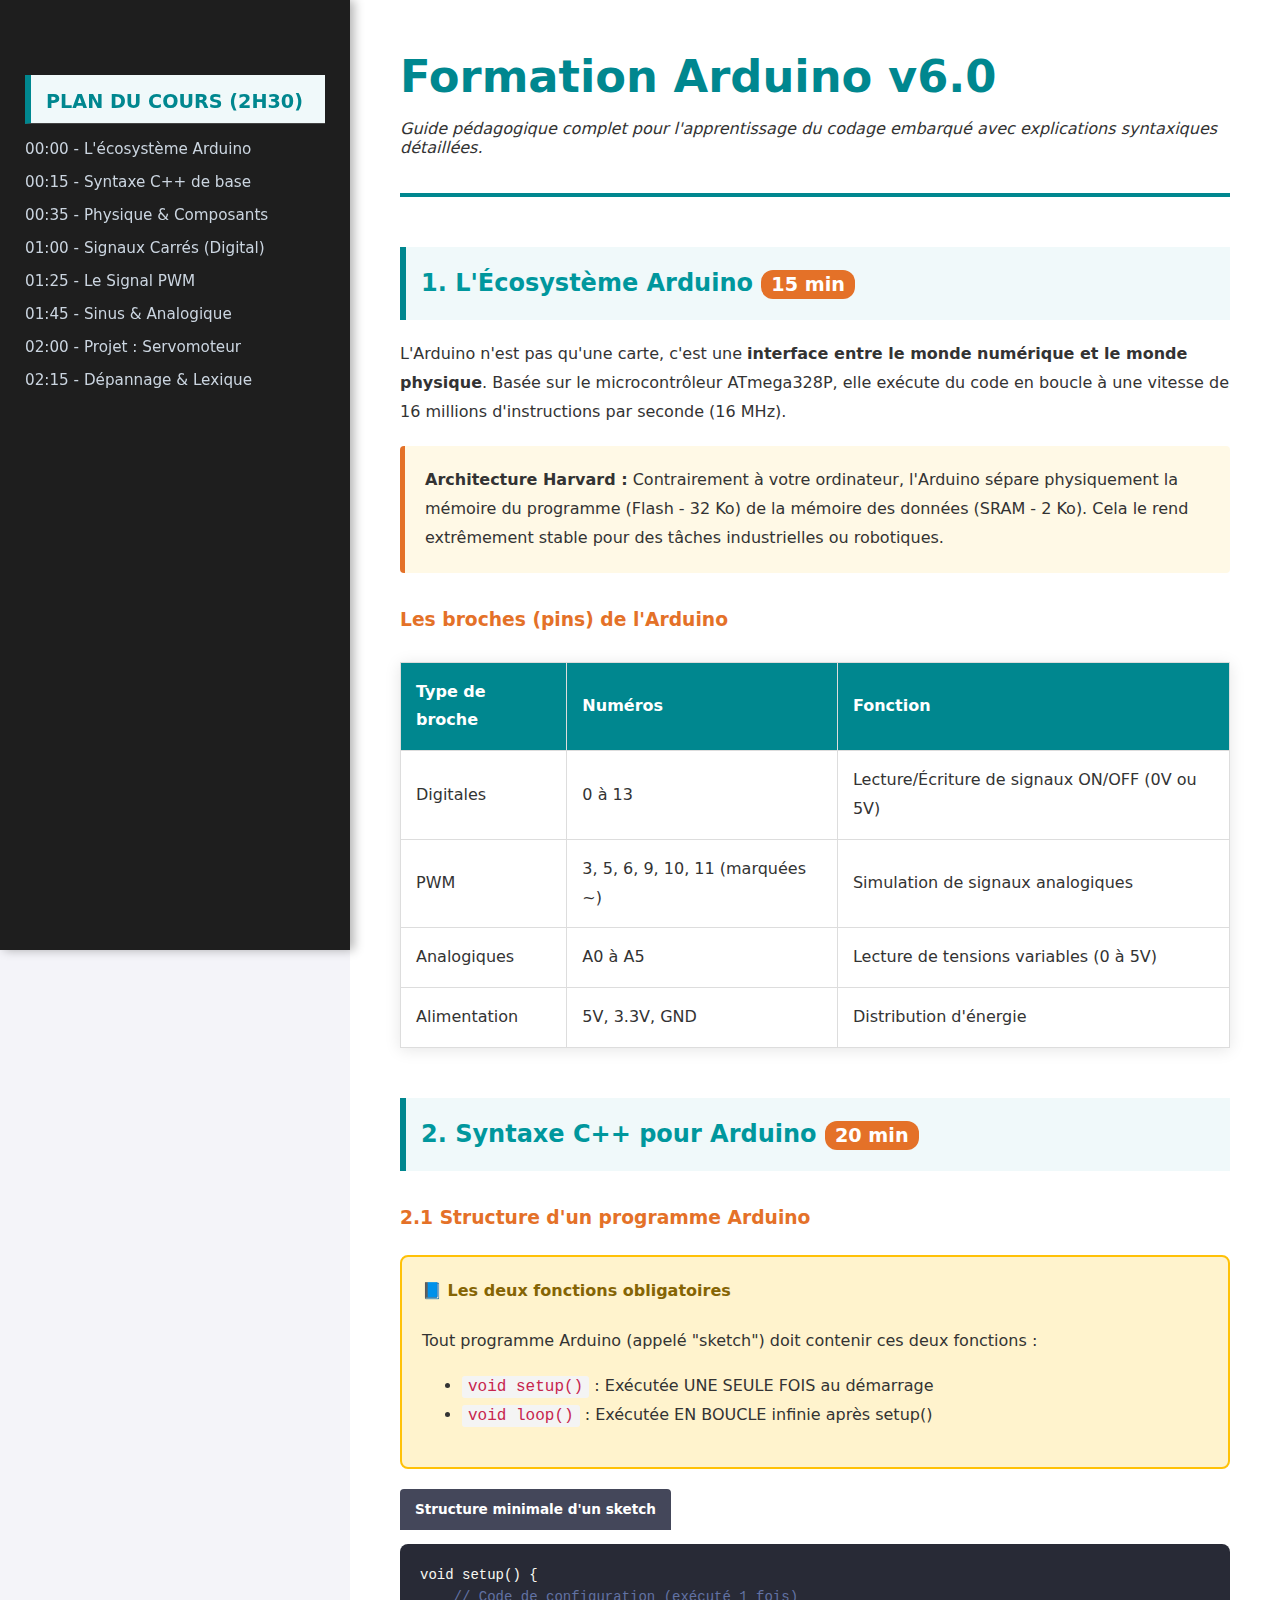
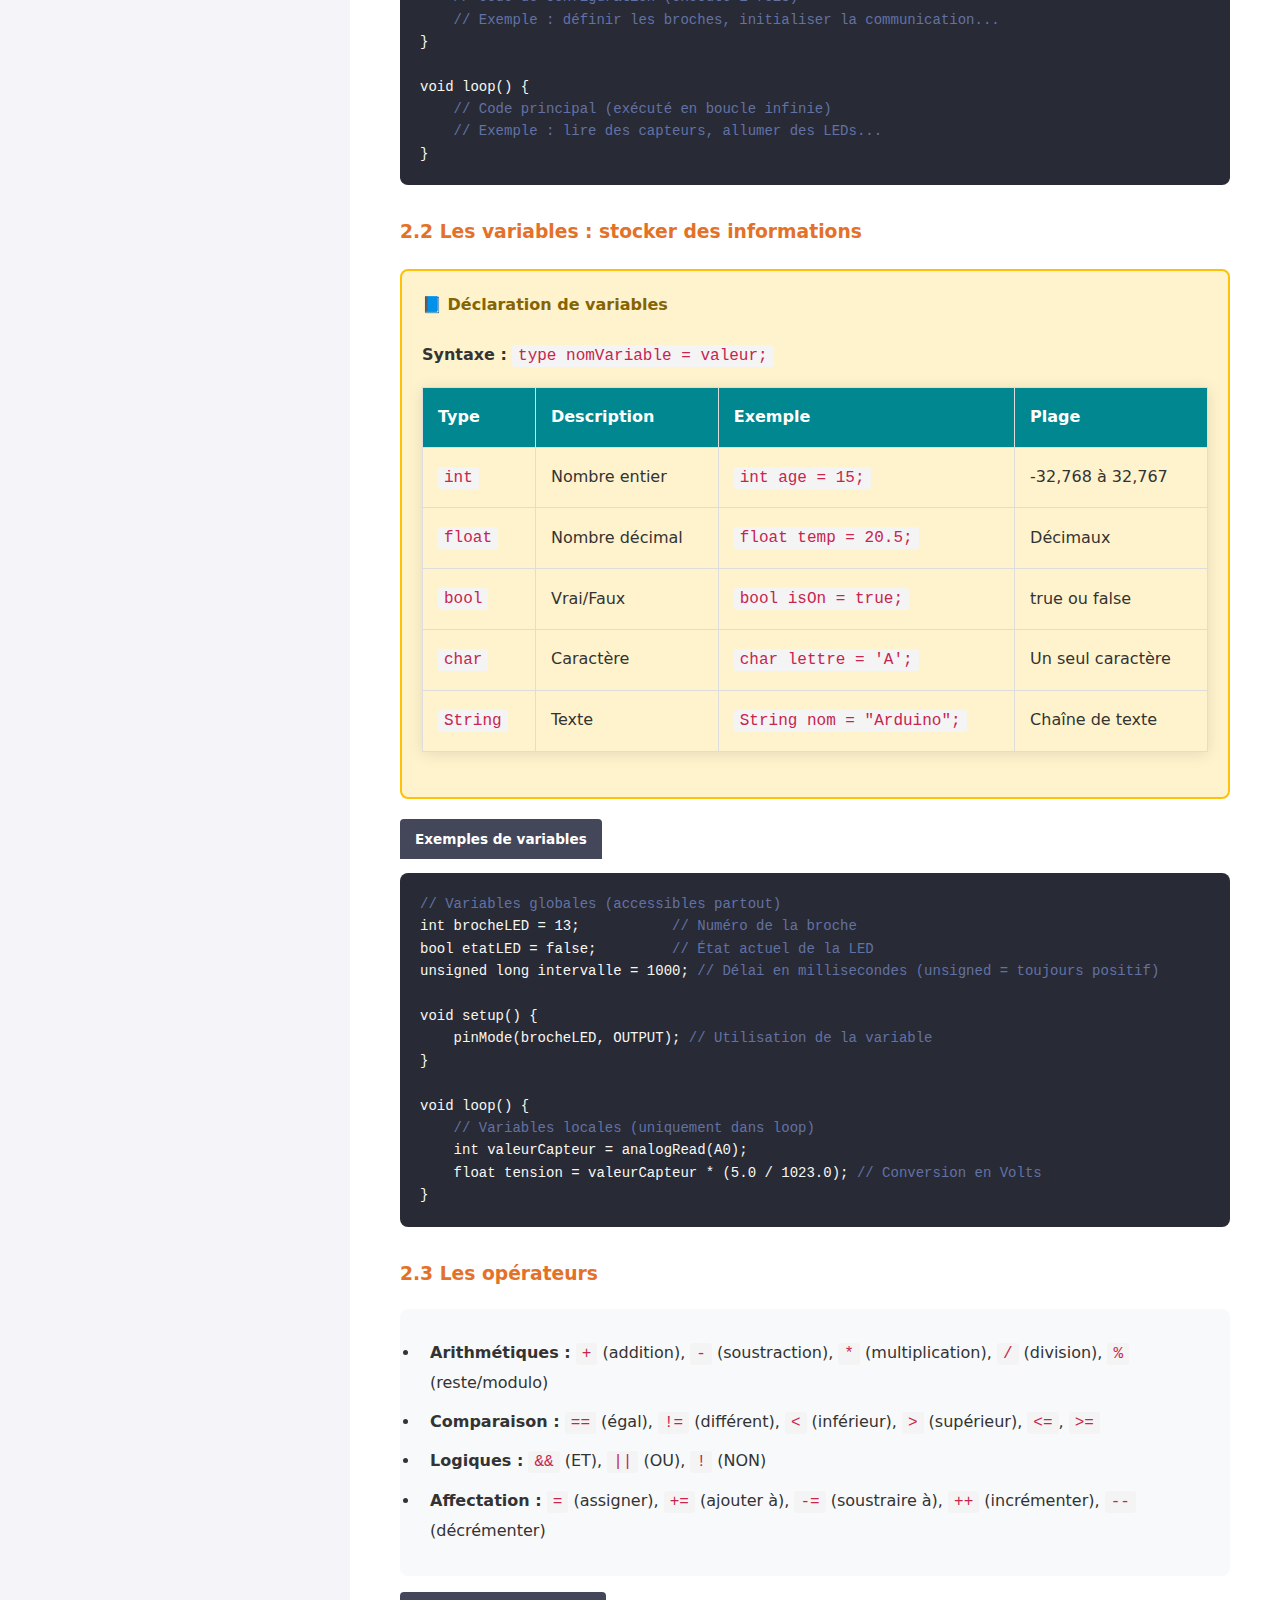
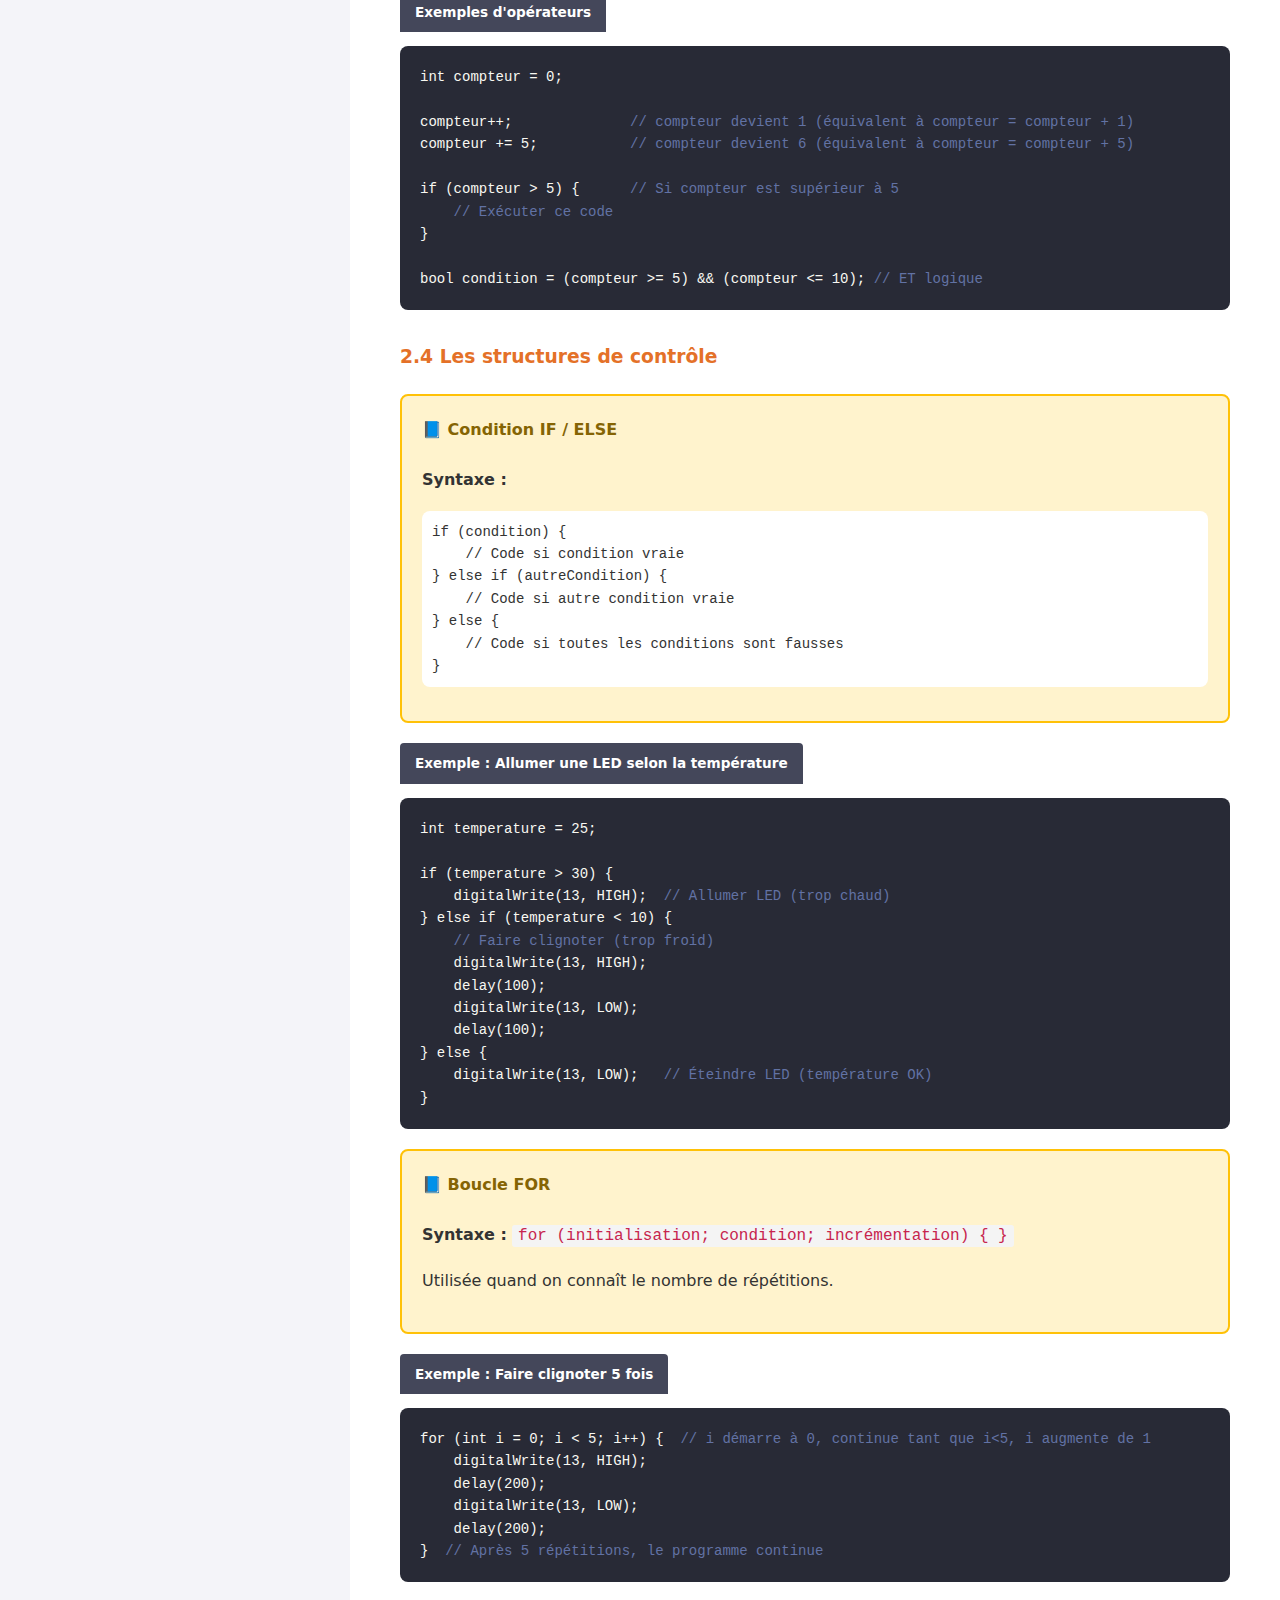
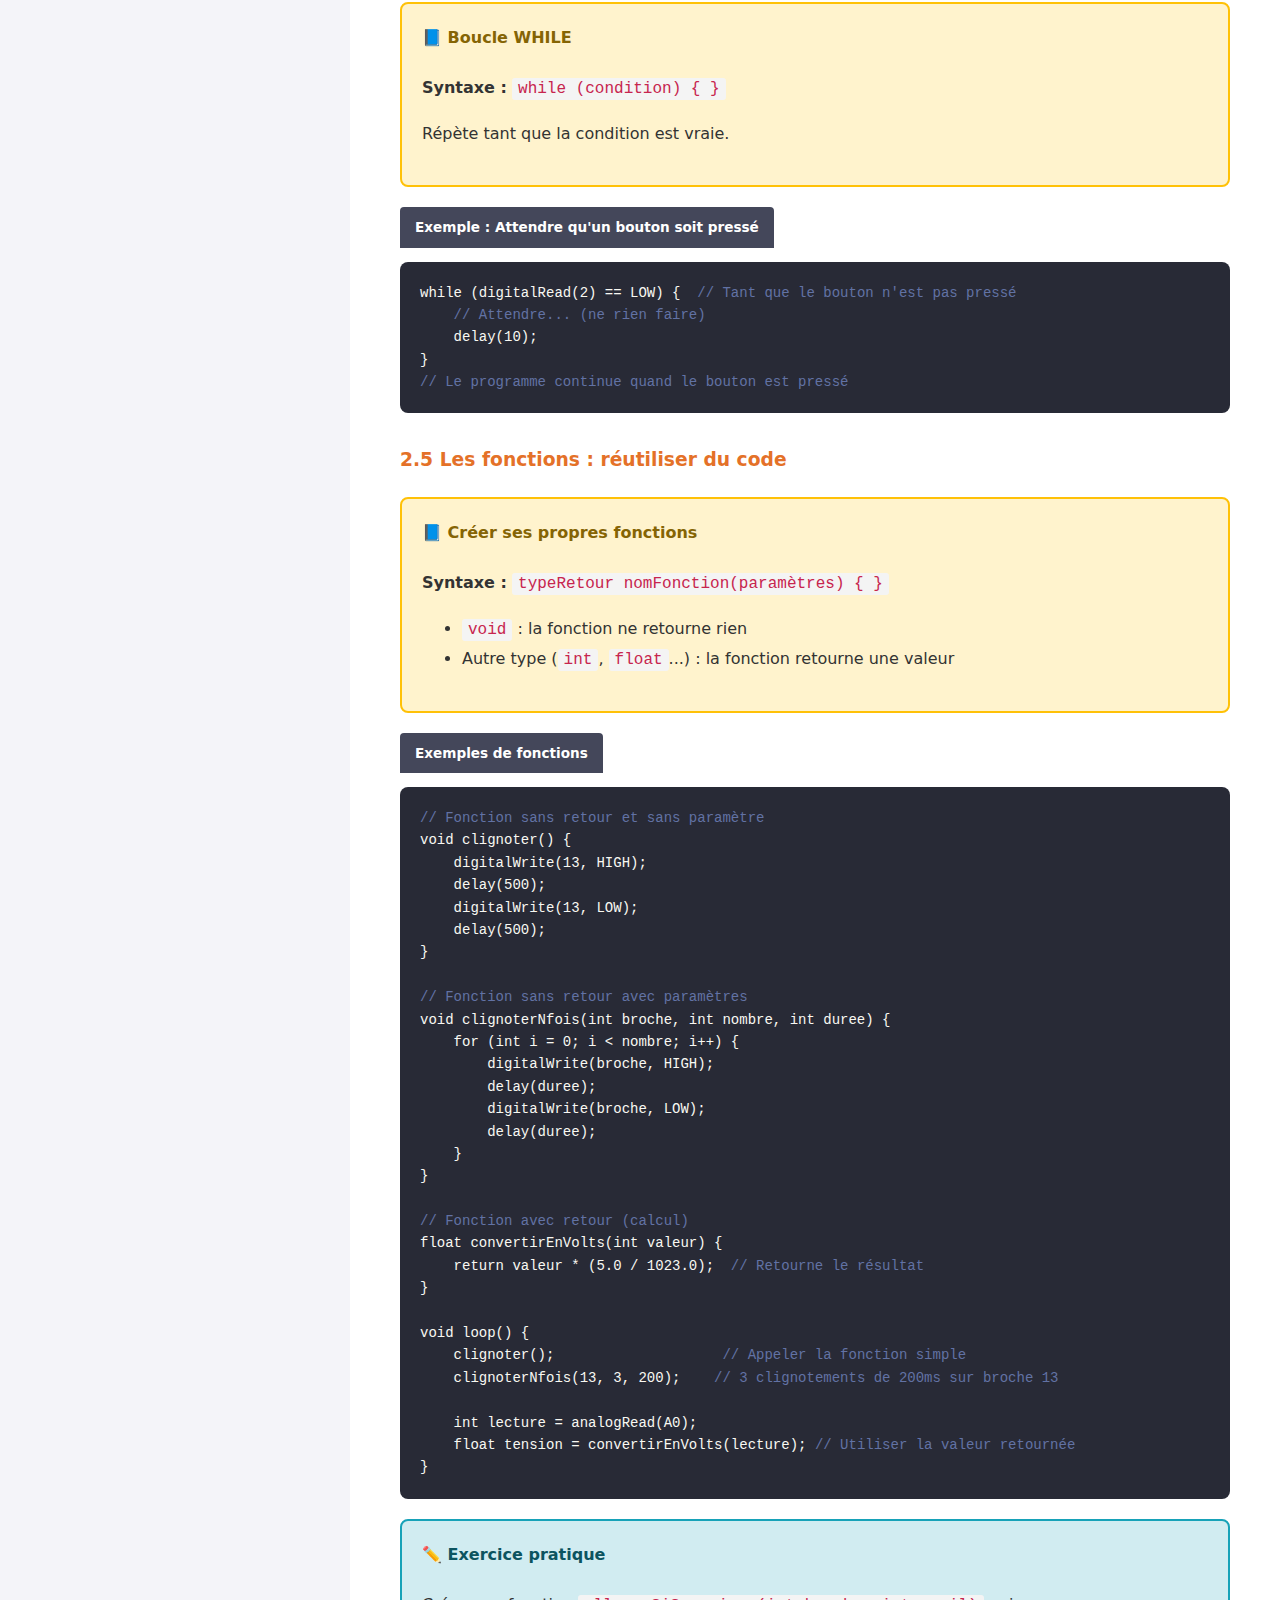
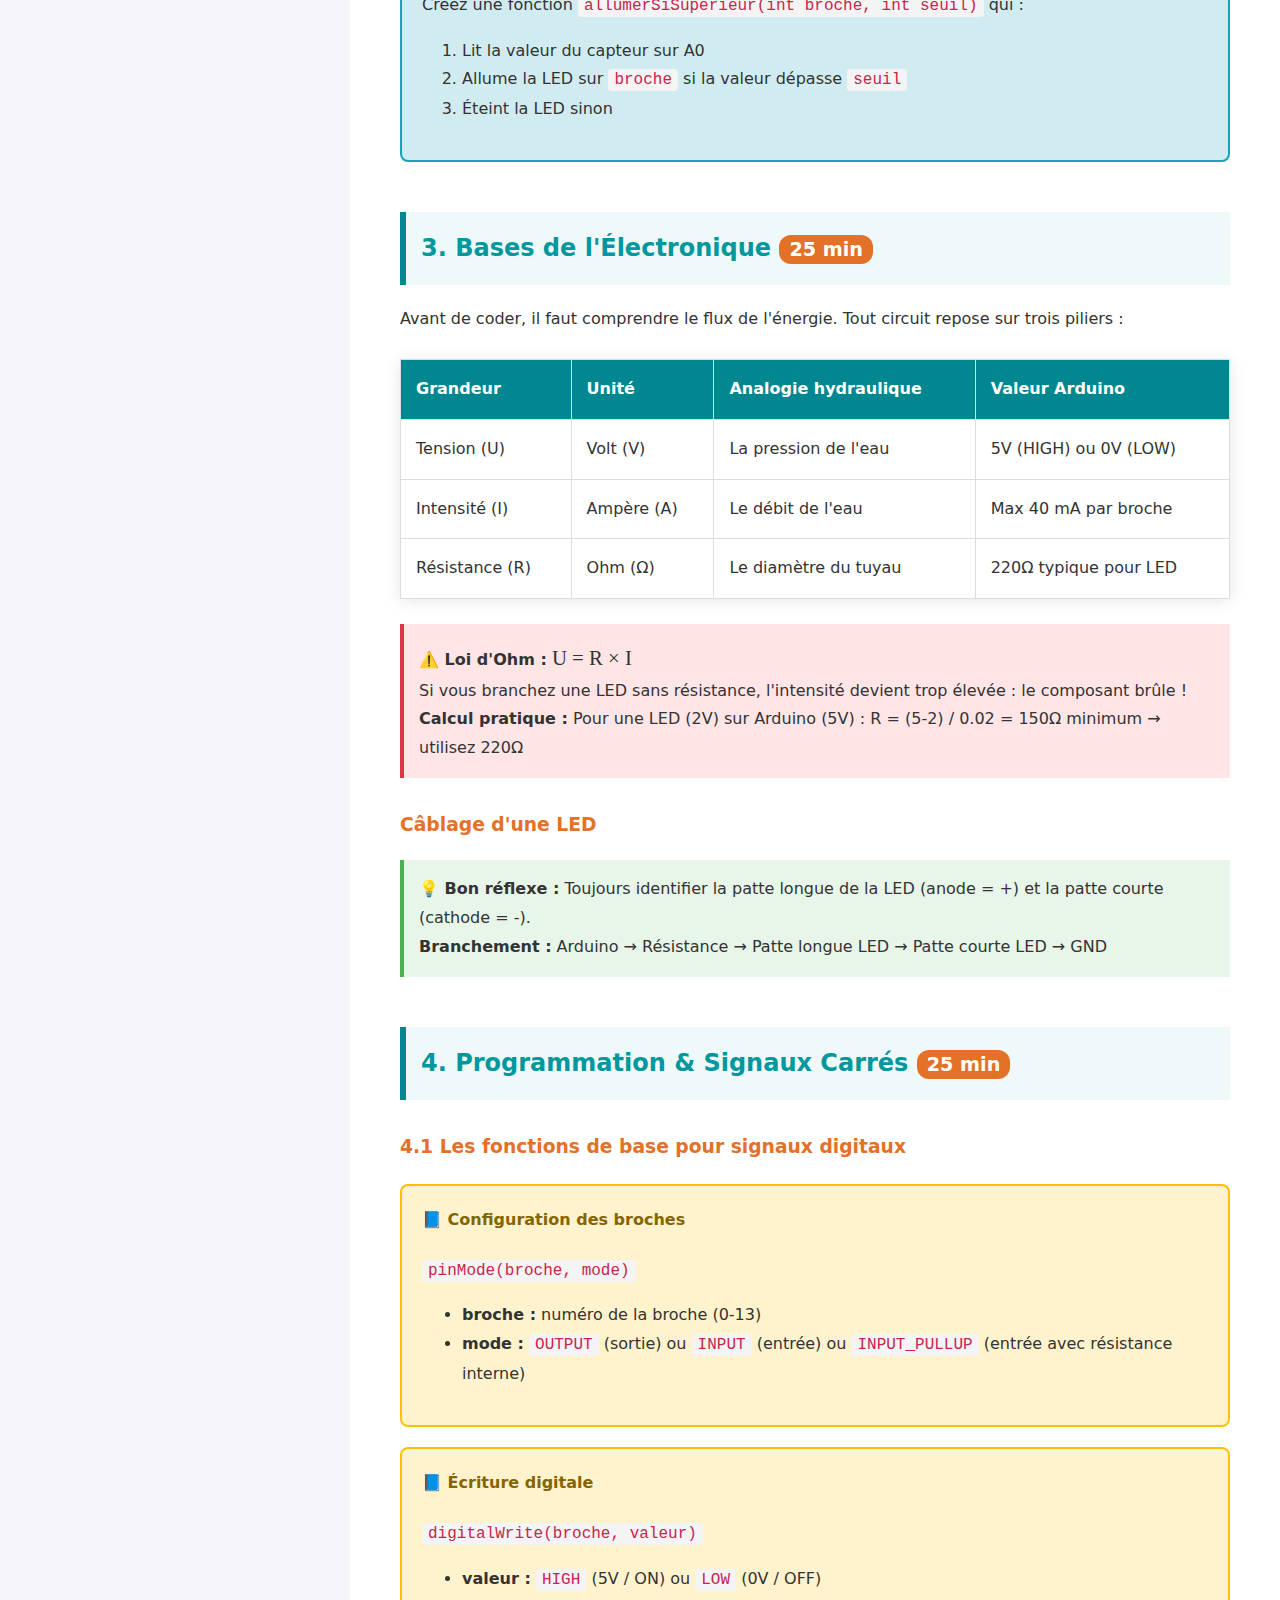
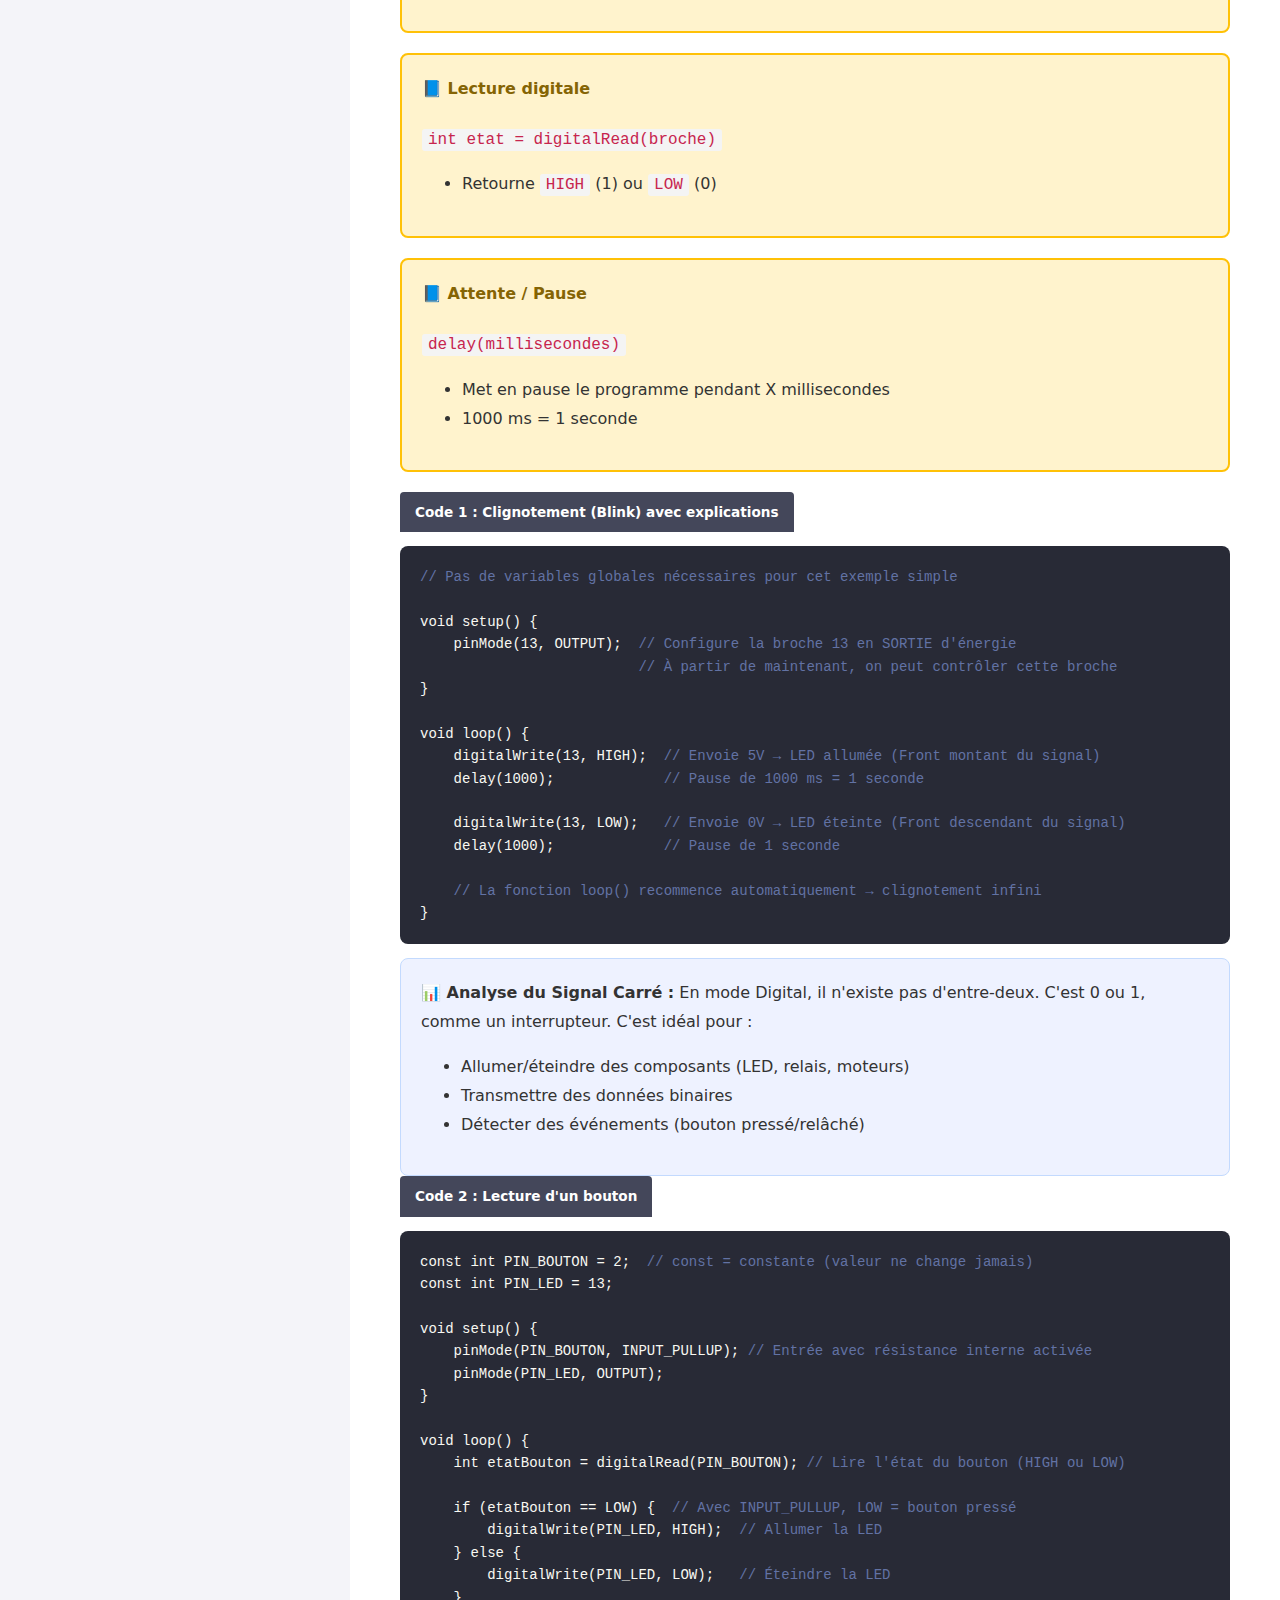
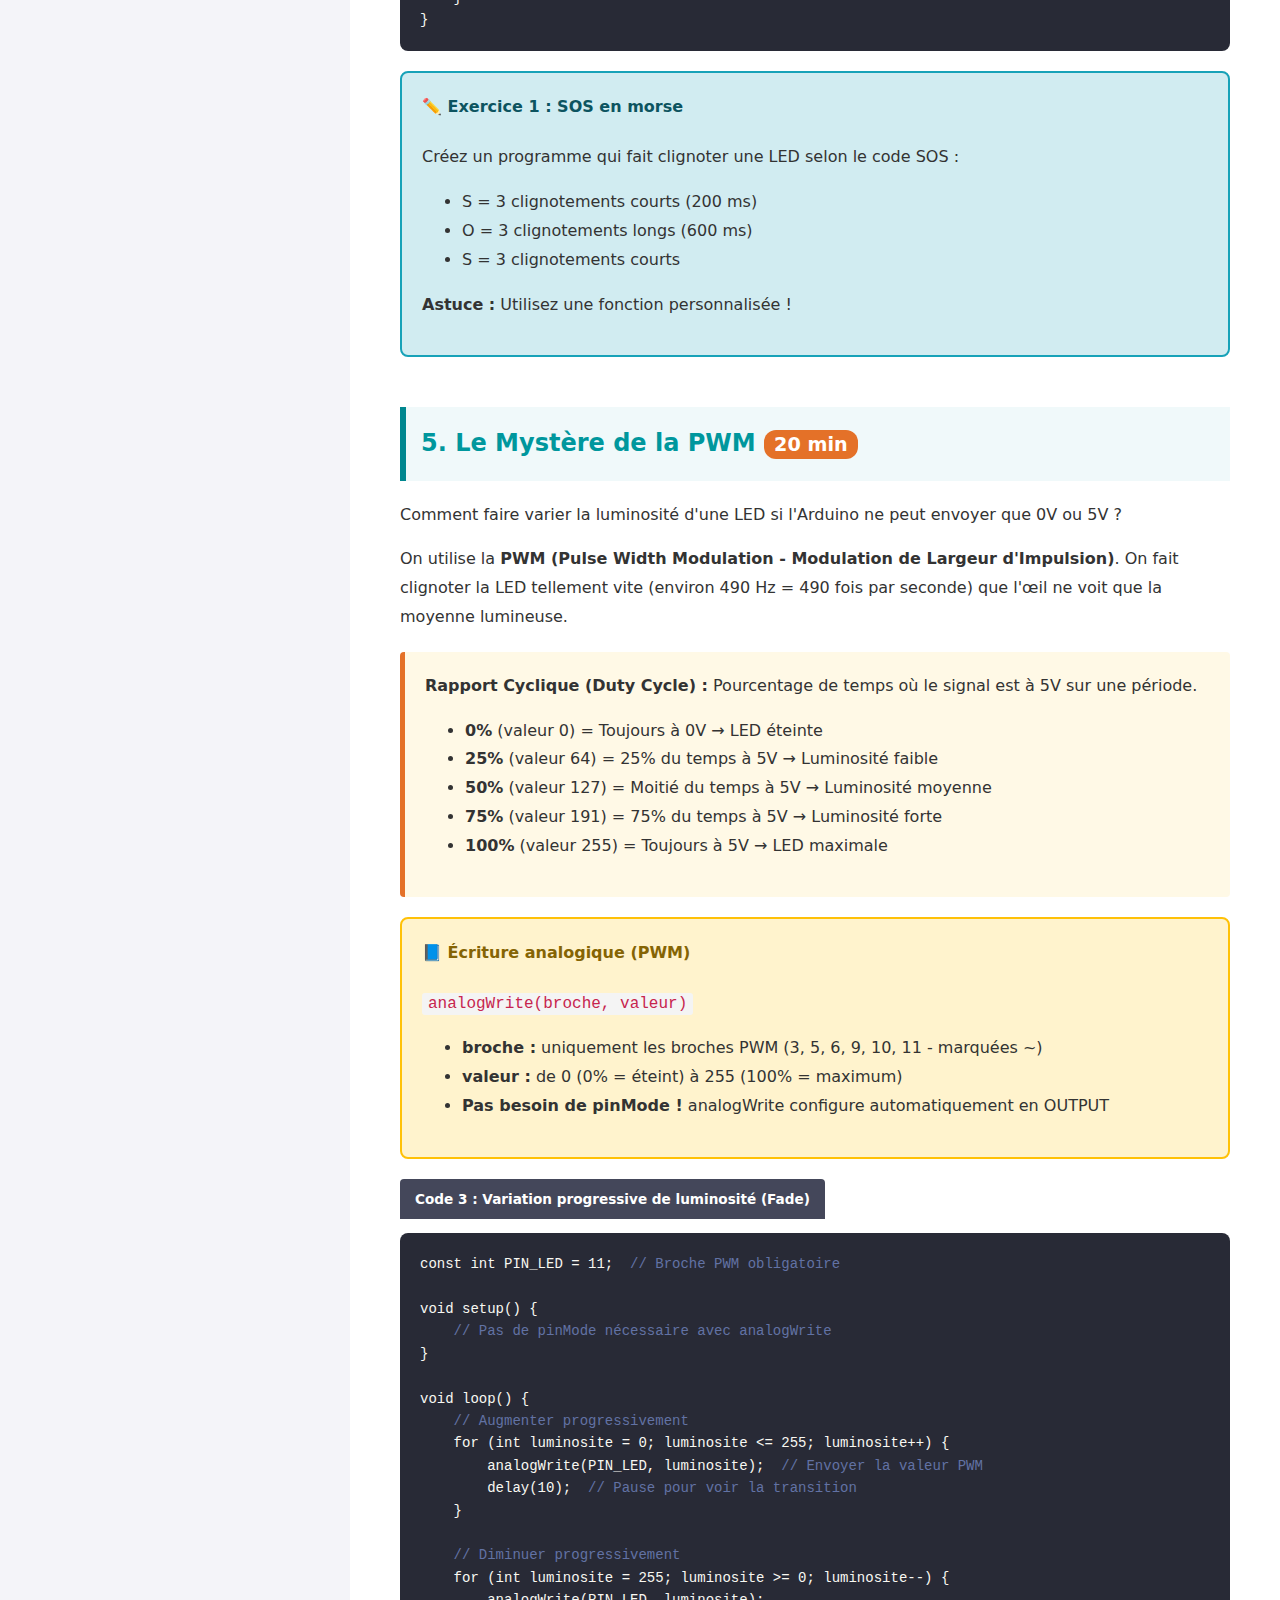
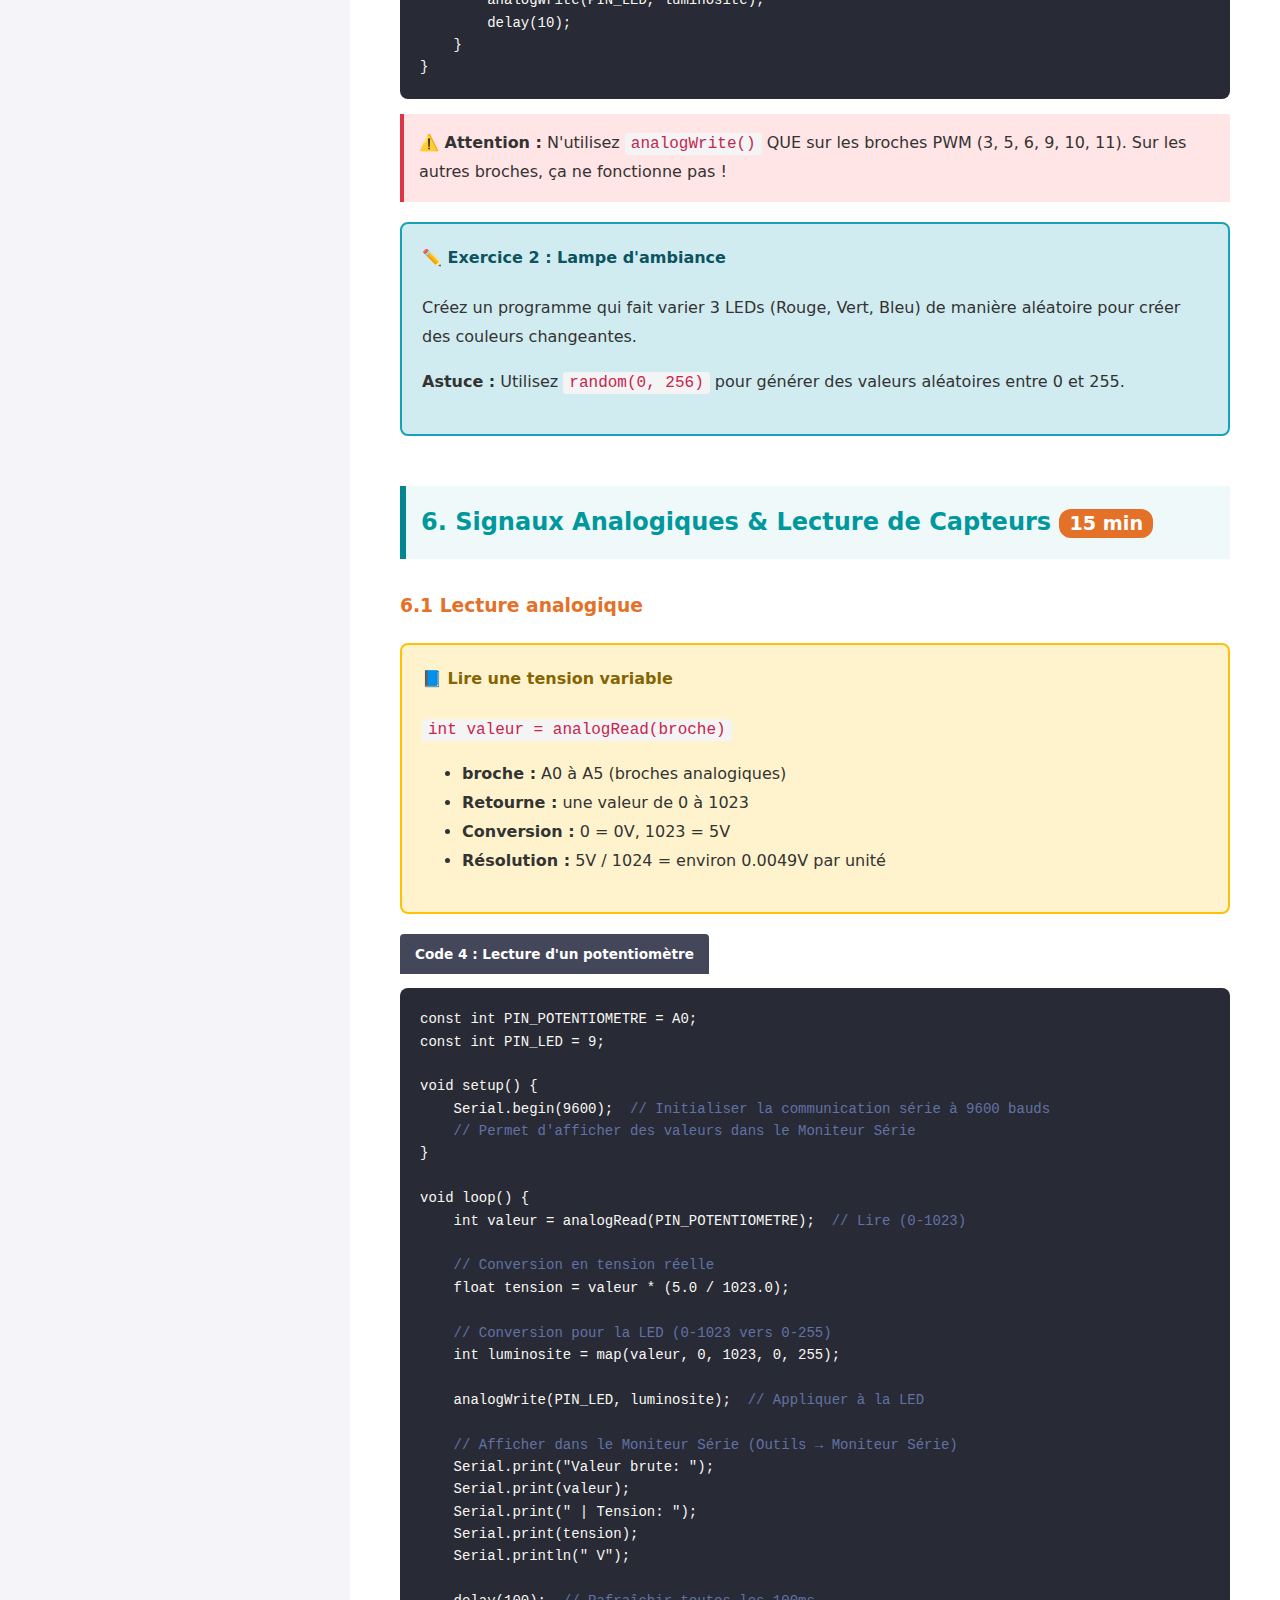
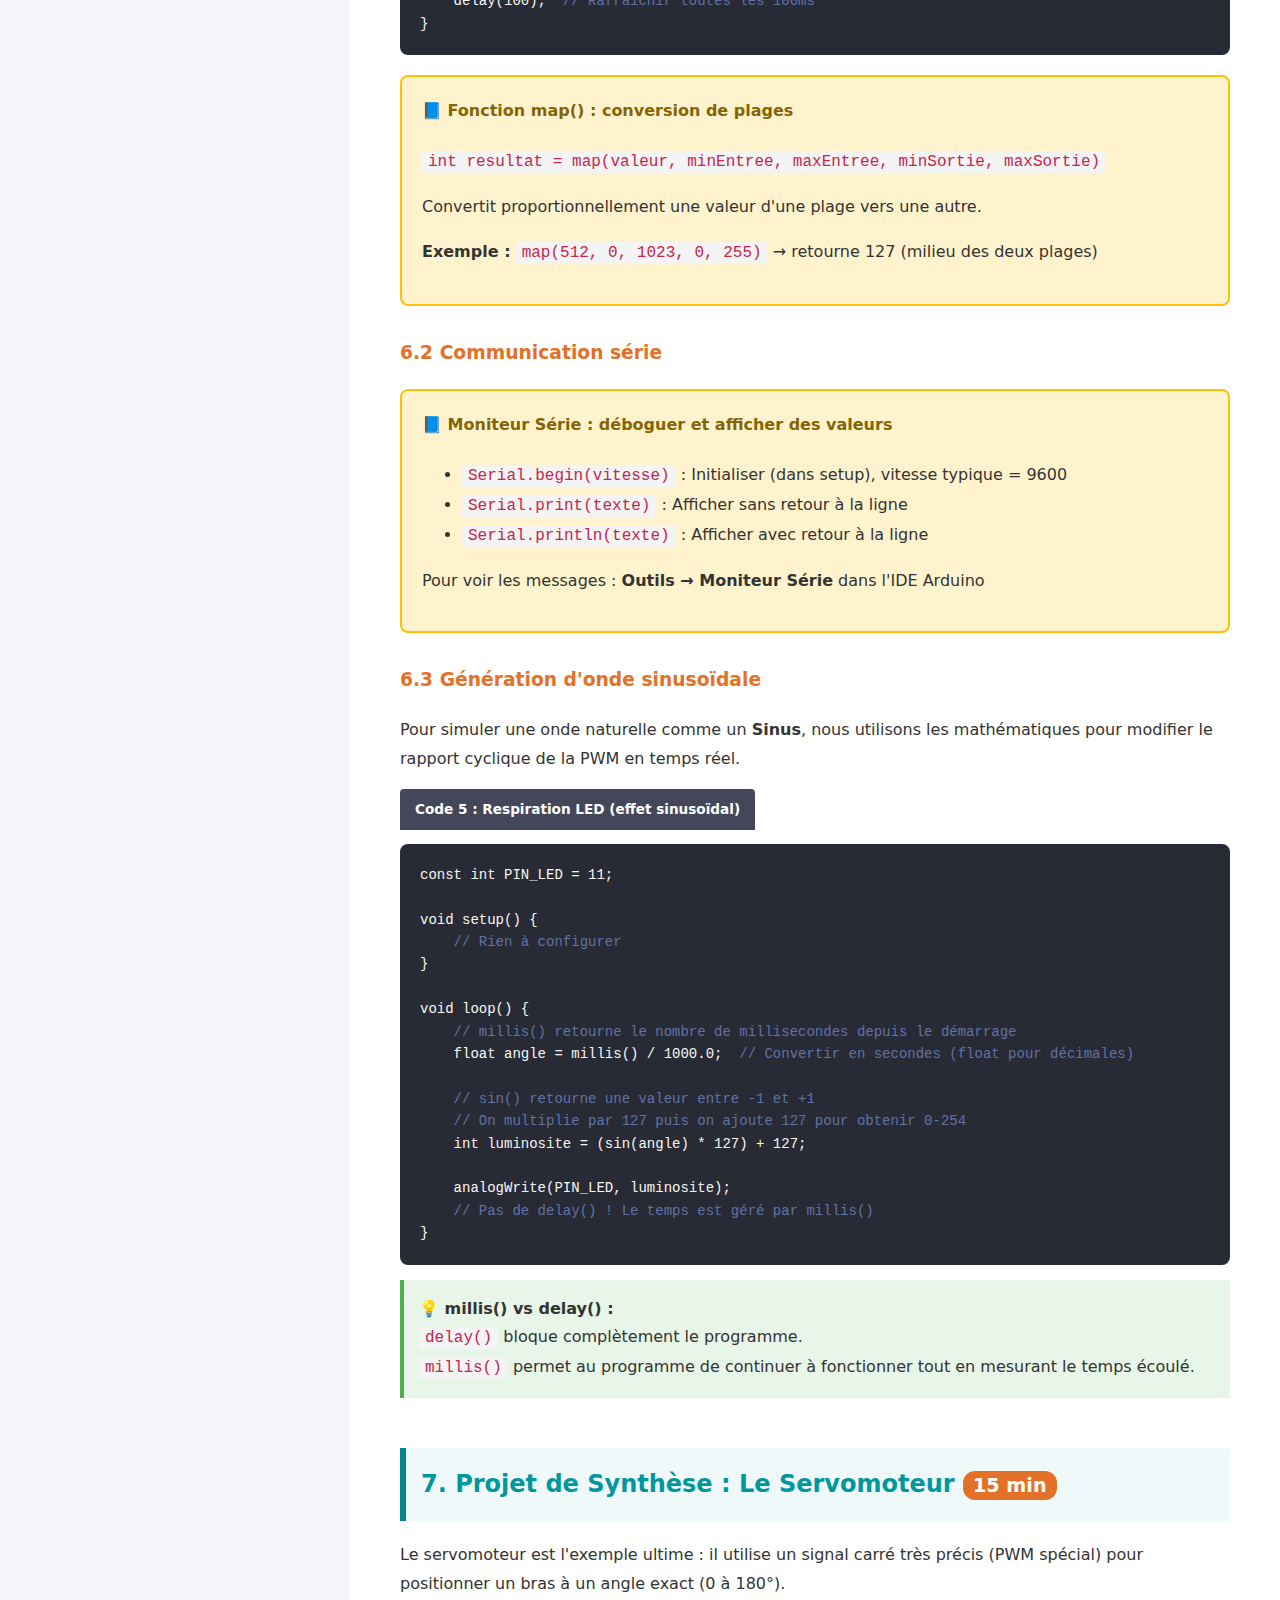
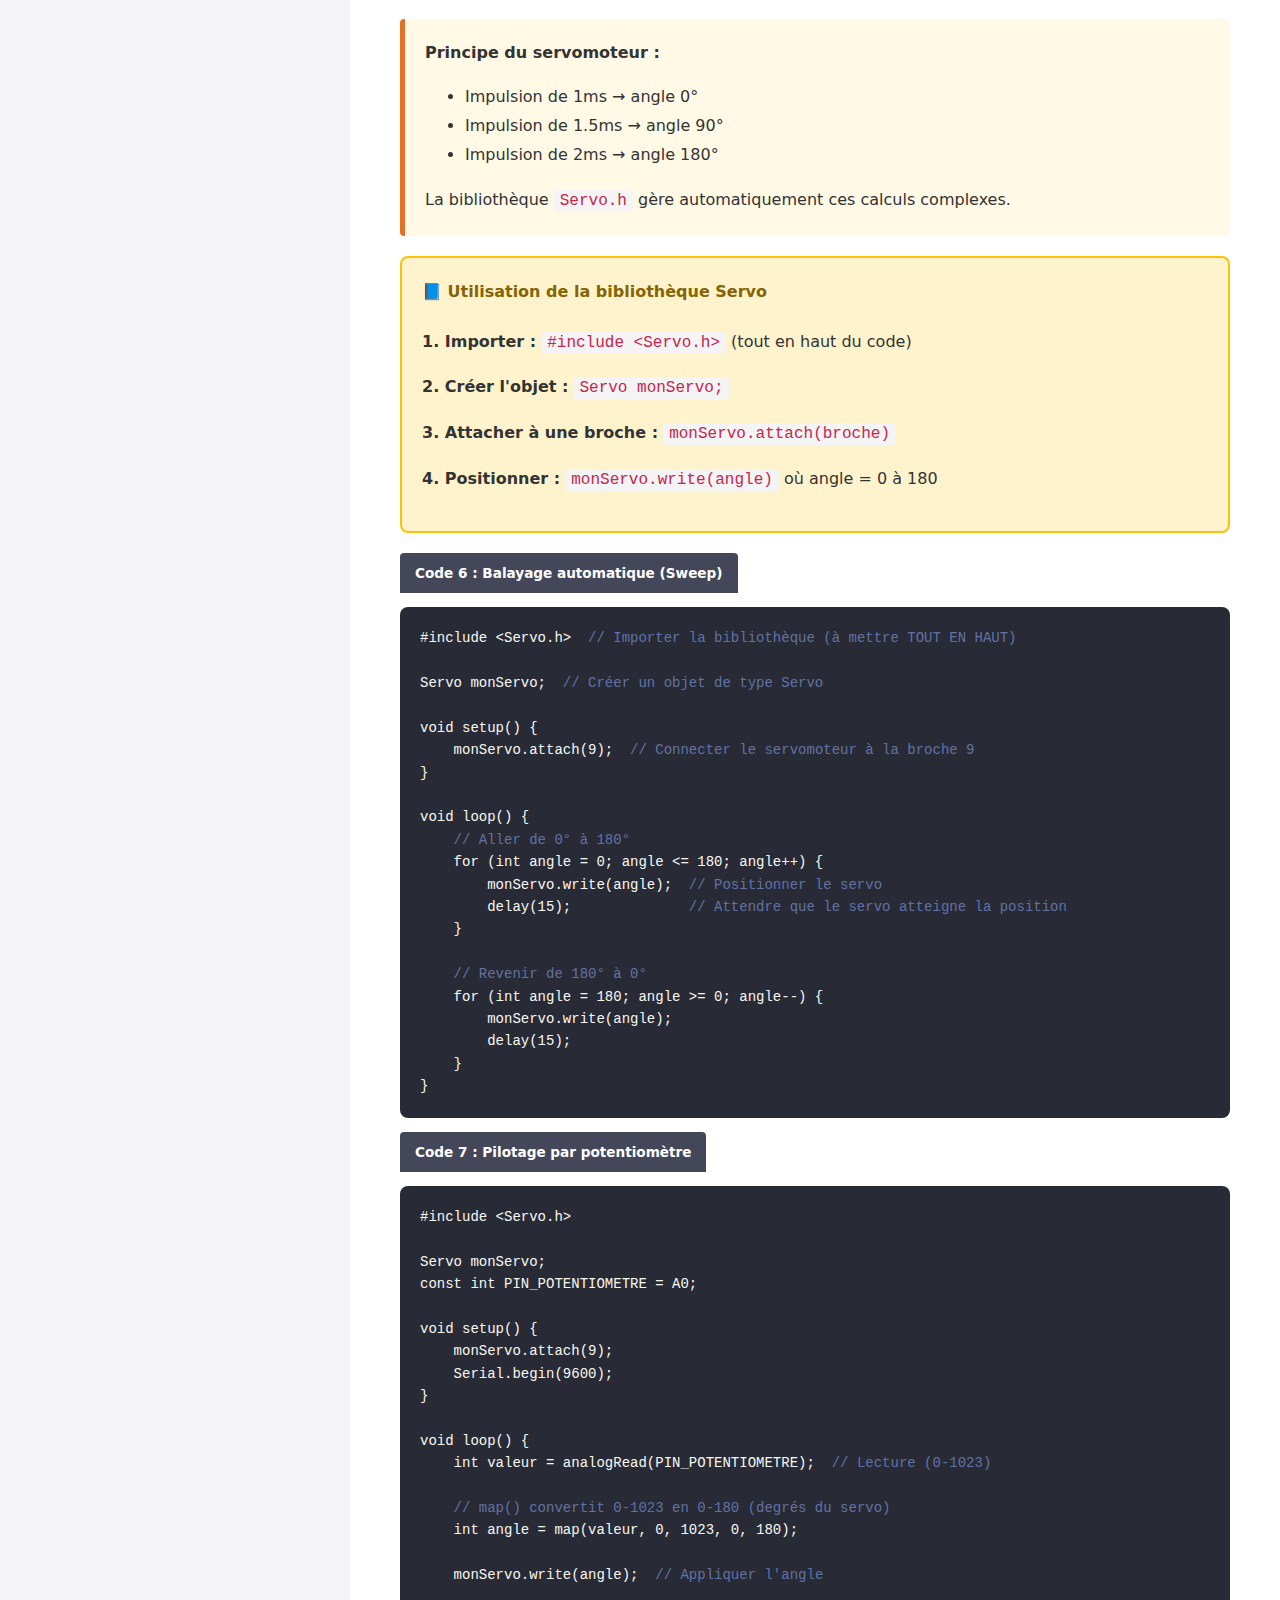
<file: 1ciel2/Arduino/coursarduino.html>
<!DOCTYPE html>
<html lang="fr">
<head>
    <meta charset="UTF-8">
    <title>Masterclass Arduino : Électronique, Signaux & Programmation</title>
    <style>
        :root {
            --primary: #00878F; --secondary: #00979D; --accent: #E47128;
            --dark: #1e1e1e; --light: #f4f4f9; --code-bg: #282a36;
            --syntax-bg: #fff3cd; --exercise-bg: #d1ecf1;
        }
        body { font-family: 'Segoe UI', system-ui, sans-serif; margin: 0; display: flex; background: var(--light); color: #333; }
        
        nav { width: 300px; background: var(--dark); color: white; height: 100vh; position: fixed; padding: 25px; overflow-y: auto; box-shadow: 4px 0 10px rgba(0,0,0,0.3); }
        nav h2 { color: var(--primary); font-size: 1.2em; border-bottom: 1px solid #444; padding-bottom: 10px; }
        nav ul { list-style: none; padding: 0; }
        nav li { margin: 15px 0; }
        nav a { color: #cbd5e0; text-decoration: none; transition: 0.3s; font-size: 0.95em; display: block; }
        nav a:hover { color: var(--primary); padding-left: 5px; }

        main { margin-left: 350px; padding: 50px; max-width: 1100px; background: white; min-height: 100vh; }
        header { border-bottom: 4px solid var(--primary); padding-bottom: 20px; margin-bottom: 40px; }
        h1 { color: var(--primary); font-size: 2.8em; margin: 0; }
        h2 { color: var(--secondary); border-left: 6px solid var(--primary); padding-left: 15px; margin-top: 50px; background: #f0f9fa; padding: 15px; }
        h3 { color: var(--accent); margin-top: 30px; }
        
        .module { margin: 30px 0; line-height: 1.8; }
        .theory-card { background: #fff9e6; border-left: 5px solid var(--accent); padding: 20px; border-radius: 4px; margin: 20px 0; }
        .signal-analysis { background: #eef2ff; border: 1px solid #c3dafe; padding: 20px; border-radius: 8px; }
        .syntax-box { background: var(--syntax-bg); border: 2px solid #ffc107; padding: 20px; border-radius: 8px; margin: 20px 0; }
        .syntax-box h4 { margin-top: 0; color: #856404; }
        .exercise-box { background: var(--exercise-bg); border: 2px solid #17a2b8; padding: 20px; border-radius: 8px; margin: 20px 0; }
        .exercise-box h4 { margin-top: 0; color: #0c5460; }
        
        pre { background: var(--code-bg); color: #f8f8f2; padding: 20px; border-radius: 8px; overflow-x: auto; font-family: 'Fira Code', monospace; font-size: 14px; position: relative; line-height: 1.6; }
        .code-title { background: #44475a; color: white; padding: 8px 15px; font-size: 0.85em; border-radius: 4px 4px 0 0; display: inline-block; font-weight: bold; }
        code { background: #f4f4f4; padding: 2px 6px; border-radius: 3px; font-family: 'Courier New', monospace; color: #c7254e; }
        
        table { width: 100%; border-collapse: collapse; margin: 25px 0; box-shadow: 0 2px 15px rgba(0,0,0,0.1); }
        th, td { border: 1px solid #ddd; padding: 15px; text-align: left; }
        th { background: var(--primary); color: white; }
        
        .time-badge { background: var(--accent); color: white; padding: 3px 10px; border-radius: 12px; font-size: 0.8em; font-weight: bold; }
        .important { background: #ffe5e5; border-left: 4px solid #dc3545; padding: 15px; margin: 15px 0; }
        .tip { background: #e8f5e9; border-left: 4px solid #4caf50; padding: 15px; margin: 15px 0; }
        
        ul.concept-list { background: #f8f9fa; padding: 20px; border-radius: 8px; }
        ul.concept-list li { margin: 10px 0; padding-left: 10px; }
    </style>
</head>
<body>

<nav>
    <h2>PLAN DU COURS (2H30)</h2>
    <ul>
        <li><a href="#intro">00:00 - L'écosystème Arduino</a></li>
        <li><a href="#syntax">00:15 - Syntaxe C++ de base</a></li>
        <li><a href="#elec">00:35 - Physique & Composants</a></li>
        <li><a href="#digital">01:00 - Signaux Carrés (Digital)</a></li>
        <li><a href="#pwm">01:25 - Le Signal PWM</a></li>
        <li><a href="#analog">01:45 - Sinus & Analogique</a></li>
        <li><a href="#servo">02:00 - Projet : Servomoteur</a></li>
        <li><a href="#debug">02:15 - Dépannage & Lexique</a></li>
    </ul>
</nav>

<main>
    <header id="intro">
        <h1>Formation Arduino v6.0</h1>
        <p><em>Guide pédagogique complet pour l'apprentissage du codage embarqué avec explications syntaxiques détaillées.</em></p>
    </header>

    <section class="module">
        <h2>1. L'Écosystème Arduino <span class="time-badge">15 min</span></h2>
        <p>L'Arduino n'est pas qu'une carte, c'est une <strong>interface entre le monde numérique et le monde physique</strong>. Basée sur le microcontrôleur ATmega328P, elle exécute du code en boucle à une vitesse de 16 millions d'instructions par seconde (16 MHz).</p>
        
        <div class="theory-card">
            <strong>Architecture Harvard :</strong> Contrairement à votre ordinateur, l'Arduino sépare physiquement la mémoire du programme (Flash - 32 Ko) de la mémoire des données (SRAM - 2 Ko). Cela le rend extrêmement stable pour des tâches industrielles ou robotiques.
        </div>

        <h3>Les broches (pins) de l'Arduino</h3>
        <table>
            <tr><th>Type de broche</th><th>Numéros</th><th>Fonction</th></tr>
            <tr><td>Digitales</td><td>0 à 13</td><td>Lecture/Écriture de signaux ON/OFF (0V ou 5V)</td></tr>
            <tr><td>PWM</td><td>3, 5, 6, 9, 10, 11 (marquées ~)</td><td>Simulation de signaux analogiques</td></tr>
            <tr><td>Analogiques</td><td>A0 à A5</td><td>Lecture de tensions variables (0 à 5V)</td></tr>
            <tr><td>Alimentation</td><td>5V, 3.3V, GND</td><td>Distribution d'énergie</td></tr>
        </table>
    </section>

    <section class="module" id="syntax">
        <h2>2. Syntaxe C++ pour Arduino <span class="time-badge">20 min</span></h2>
        
        <h3>2.1 Structure d'un programme Arduino</h3>
        <div class="syntax-box">
            <h4>📘 Les deux fonctions obligatoires</h4>
            <p>Tout programme Arduino (appelé "sketch") doit contenir ces deux fonctions :</p>
            <ul>
                <li><code>void setup()</code> : Exécutée UNE SEULE FOIS au démarrage</li>
                <li><code>void loop()</code> : Exécutée EN BOUCLE infinie après setup()</li>
            </ul>
        </div>

        <div class="code-title">Structure minimale d'un sketch</div>
        <pre>
void setup() {
    <span style="color: #6272a4;">// Code de configuration (exécuté 1 fois)</span>
    <span style="color: #6272a4;">// Exemple : définir les broches, initialiser la communication...</span>
}

void loop() {
    <span style="color: #6272a4;">// Code principal (exécuté en boucle infinie)</span>
    <span style="color: #6272a4;">// Exemple : lire des capteurs, allumer des LEDs...</span>
}</pre>

        <h3>2.2 Les variables : stocker des informations</h3>
        <div class="syntax-box">
            <h4>📘 Déclaration de variables</h4>
            <p><strong>Syntaxe :</strong> <code>type nomVariable = valeur;</code></p>
            
            <table style="margin-top: 15px;">
                <tr><th>Type</th><th>Description</th><th>Exemple</th><th>Plage</th></tr>
                <tr><td><code>int</code></td><td>Nombre entier</td><td><code>int age = 15;</code></td><td>-32,768 à 32,767</td></tr>
                <tr><td><code>float</code></td><td>Nombre décimal</td><td><code>float temp = 20.5;</code></td><td>Décimaux</td></tr>
                <tr><td><code>bool</code></td><td>Vrai/Faux</td><td><code>bool isOn = true;</code></td><td>true ou false</td></tr>
                <tr><td><code>char</code></td><td>Caractère</td><td><code>char lettre = 'A';</code></td><td>Un seul caractère</td></tr>
                <tr><td><code>String</code></td><td>Texte</td><td><code>String nom = "Arduino";</code></td><td>Chaîne de texte</td></tr>
            </table>
        </div>

        <div class="code-title">Exemples de variables</div>
        <pre>
<span style="color: #6272a4;">// Variables globales (accessibles partout)</span>
int brocheLED = 13;           <span style="color: #6272a4;">// Numéro de la broche</span>
bool etatLED = false;         <span style="color: #6272a4;">// État actuel de la LED</span>
unsigned long intervalle = 1000; <span style="color: #6272a4;">// Délai en millisecondes (unsigned = toujours positif)</span>

void setup() {
    pinMode(brocheLED, OUTPUT); <span style="color: #6272a4;">// Utilisation de la variable</span>
}

void loop() {
    <span style="color: #6272a4;">// Variables locales (uniquement dans loop)</span>
    int valeurCapteur = analogRead(A0);
    float tension = valeurCapteur * (5.0 / 1023.0); <span style="color: #6272a4;">// Conversion en Volts</span>
}</pre>

        <h3>2.3 Les opérateurs</h3>
        <ul class="concept-list">
            <li><strong>Arithmétiques :</strong> <code>+</code> (addition), <code>-</code> (soustraction), <code>*</code> (multiplication), <code>/</code> (division), <code>%</code> (reste/modulo)</li>
            <li><strong>Comparaison :</strong> <code>==</code> (égal), <code>!=</code> (différent), <code>&lt;</code> (inférieur), <code>&gt;</code> (supérieur), <code>&lt;=</code>, <code>&gt;=</code></li>
            <li><strong>Logiques :</strong> <code>&&</code> (ET), <code>||</code> (OU), <code>!</code> (NON)</li>
            <li><strong>Affectation :</strong> <code>=</code> (assigner), <code>+=</code> (ajouter à), <code>-=</code> (soustraire à), <code>++</code> (incrémenter), <code>--</code> (décrémenter)</li>
        </ul>

        <div class="code-title">Exemples d'opérateurs</div>
        <pre>
int compteur = 0;

compteur++;              <span style="color: #6272a4;">// compteur devient 1 (équivalent à compteur = compteur + 1)</span>
compteur += 5;           <span style="color: #6272a4;">// compteur devient 6 (équivalent à compteur = compteur + 5)</span>

if (compteur > 5) {      <span style="color: #6272a4;">// Si compteur est supérieur à 5</span>
    <span style="color: #6272a4;">// Exécuter ce code</span>
}

bool condition = (compteur >= 5) && (compteur <= 10); <span style="color: #6272a4;">// ET logique</span></pre>

        <h3>2.4 Les structures de contrôle</h3>
        
        <div class="syntax-box">
            <h4>📘 Condition IF / ELSE</h4>
            <p><strong>Syntaxe :</strong></p>
            <pre style="background: white; color: #333; padding: 10px;">
if (condition) {
    // Code si condition vraie
} else if (autreCondition) {
    // Code si autre condition vraie
} else {
    // Code si toutes les conditions sont fausses
}</pre>
        </div>

        <div class="code-title">Exemple : Allumer une LED selon la température</div>
        <pre>
int temperature = 25;

if (temperature > 30) {
    digitalWrite(13, HIGH);  <span style="color: #6272a4;">// Allumer LED (trop chaud)</span>
} else if (temperature < 10) {
    <span style="color: #6272a4;">// Faire clignoter (trop froid)</span>
    digitalWrite(13, HIGH);
    delay(100);
    digitalWrite(13, LOW);
    delay(100);
} else {
    digitalWrite(13, LOW);   <span style="color: #6272a4;">// Éteindre LED (température OK)</span>
}</pre>

        <div class="syntax-box">
            <h4>📘 Boucle FOR</h4>
            <p><strong>Syntaxe :</strong> <code>for (initialisation; condition; incrémentation) { }</code></p>
            <p>Utilisée quand on connaît le nombre de répétitions.</p>
        </div>

        <div class="code-title">Exemple : Faire clignoter 5 fois</div>
        <pre>
for (int i = 0; i < 5; i++) {  <span style="color: #6272a4;">// i démarre à 0, continue tant que i<5, i augmente de 1</span>
    digitalWrite(13, HIGH);
    delay(200);
    digitalWrite(13, LOW);
    delay(200);
}  <span style="color: #6272a4;">// Après 5 répétitions, le programme continue</span></pre>

        <div class="syntax-box">
            <h4>📘 Boucle WHILE</h4>
            <p><strong>Syntaxe :</strong> <code>while (condition) { }</code></p>
            <p>Répète tant que la condition est vraie.</p>
        </div>

        <div class="code-title">Exemple : Attendre qu'un bouton soit pressé</div>
        <pre>
while (digitalRead(2) == LOW) {  <span style="color: #6272a4;">// Tant que le bouton n'est pas pressé</span>
    <span style="color: #6272a4;">// Attendre... (ne rien faire)</span>
    delay(10);
}
<span style="color: #6272a4;">// Le programme continue quand le bouton est pressé</span></pre>

        <h3>2.5 Les fonctions : réutiliser du code</h3>
        <div class="syntax-box">
            <h4>📘 Créer ses propres fonctions</h4>
            <p><strong>Syntaxe :</strong> <code>typeRetour nomFonction(paramètres) { }</code></p>
            <ul>
                <li><code>void</code> : la fonction ne retourne rien</li>
                <li>Autre type (<code>int</code>, <code>float</code>...) : la fonction retourne une valeur</li>
            </ul>
        </div>

        <div class="code-title">Exemples de fonctions</div>
        <pre>
<span style="color: #6272a4;">// Fonction sans retour et sans paramètre</span>
void clignoter() {
    digitalWrite(13, HIGH);
    delay(500);
    digitalWrite(13, LOW);
    delay(500);
}

<span style="color: #6272a4;">// Fonction sans retour avec paramètres</span>
void clignoterNfois(int broche, int nombre, int duree) {
    for (int i = 0; i < nombre; i++) {
        digitalWrite(broche, HIGH);
        delay(duree);
        digitalWrite(broche, LOW);
        delay(duree);
    }
}

<span style="color: #6272a4;">// Fonction avec retour (calcul)</span>
float convertirEnVolts(int valeur) {
    return valeur * (5.0 / 1023.0);  <span style="color: #6272a4;">// Retourne le résultat</span>
}

void loop() {
    clignoter();                    <span style="color: #6272a4;">// Appeler la fonction simple</span>
    clignoterNfois(13, 3, 200);    <span style="color: #6272a4;">// 3 clignotements de 200ms sur broche 13</span>
    
    int lecture = analogRead(A0);
    float tension = convertirEnVolts(lecture); <span style="color: #6272a4;">// Utiliser la valeur retournée</span>
}</pre>

        <div class="exercise-box">
            <h4>✏️ Exercice pratique</h4>
            <p>Créez une fonction <code>allumerSiSuperieur(int broche, int seuil)</code> qui :</p>
            <ol>
                <li>Lit la valeur du capteur sur A0</li>
                <li>Allume la LED sur <code>broche</code> si la valeur dépasse <code>seuil</code></li>
                <li>Éteint la LED sinon</li>
            </ol>
        </div>
    </section>

    <section class="module" id="elec">
        <h2>3. Bases de l'Électronique <span class="time-badge">25 min</span></h2>
        <p>Avant de coder, il faut comprendre le flux de l'énergie. Tout circuit repose sur trois piliers :</p>
        <table>
            <tr><th>Grandeur</th><th>Unité</th><th>Analogie hydraulique</th><th>Valeur Arduino</th></tr>
            <tr><td>Tension (U)</td><td>Volt (V)</td><td>La pression de l'eau</td><td>5V (HIGH) ou 0V (LOW)</td></tr>
            <tr><td>Intensité (I)</td><td>Ampère (A)</td><td>Le débit de l'eau</td><td>Max 40 mA par broche</td></tr>
            <tr><td>Résistance (R)</td><td>Ohm (Ω)</td><td>Le diamètre du tuyau</td><td>220Ω typique pour LED</td></tr>
        </table>
        
        <div class="important">
            <strong>⚠️ Loi d'Ohm :</strong> <span style="font-family: serif; font-size: 1.3em;">U = R × I</span><br>
            Si vous branchez une LED sans résistance, l'intensité devient trop élevée : le composant brûle !<br>
            <strong>Calcul pratique :</strong> Pour une LED (2V) sur Arduino (5V) : R = (5-2) / 0.02 = 150Ω minimum → utilisez 220Ω
        </div>

        <h3>Câblage d'une LED</h3>
        <div class="tip">
            <strong>💡 Bon réflexe :</strong> Toujours identifier la patte longue de la LED (anode = +) et la patte courte (cathode = -).<br>
            <strong>Branchement :</strong> Arduino → Résistance → Patte longue LED → Patte courte LED → GND
        </div>
    </section>

    <section class="module" id="digital">
        <h2>4. Programmation & Signaux Carrés <span class="time-badge">25 min</span></h2>
        
        <h3>4.1 Les fonctions de base pour signaux digitaux</h3>
        <div class="syntax-box">
            <h4>📘 Configuration des broches</h4>
            <p><code>pinMode(broche, mode)</code></p>
            <ul>
                <li><strong>broche :</strong> numéro de la broche (0-13)</li>
                <li><strong>mode :</strong> <code>OUTPUT</code> (sortie) ou <code>INPUT</code> (entrée) ou <code>INPUT_PULLUP</code> (entrée avec résistance interne)</li>
            </ul>
        </div>

        <div class="syntax-box">
            <h4>📘 Écriture digitale</h4>
            <p><code>digitalWrite(broche, valeur)</code></p>
            <ul>
                <li><strong>valeur :</strong> <code>HIGH</code> (5V / ON) ou <code>LOW</code> (0V / OFF)</li>
            </ul>
        </div>

        <div class="syntax-box">
            <h4>📘 Lecture digitale</h4>
            <p><code>int etat = digitalRead(broche)</code></p>
            <ul>
                <li>Retourne <code>HIGH</code> (1) ou <code>LOW</code> (0)</li>
            </ul>
        </div>

        <div class="syntax-box">
            <h4>📘 Attente / Pause</h4>
            <p><code>delay(millisecondes)</code></p>
            <ul>
                <li>Met en pause le programme pendant X millisecondes</li>
                <li>1000 ms = 1 seconde</li>
            </ul>
        </div>

        <div class="code-title">Code 1 : Clignotement (Blink) avec explications</div>
        <pre>
<span style="color: #6272a4;">// Pas de variables globales nécessaires pour cet exemple simple</span>

void setup() {
    pinMode(13, OUTPUT);  <span style="color: #6272a4;">// Configure la broche 13 en SORTIE d'énergie</span>
                          <span style="color: #6272a4;">// À partir de maintenant, on peut contrôler cette broche</span>
}

void loop() {
    digitalWrite(13, HIGH);  <span style="color: #6272a4;">// Envoie 5V → LED allumée (Front montant du signal)</span>
    delay(1000);             <span style="color: #6272a4;">// Pause de 1000 ms = 1 seconde</span>
    
    digitalWrite(13, LOW);   <span style="color: #6272a4;">// Envoie 0V → LED éteinte (Front descendant du signal)</span>
    delay(1000);             <span style="color: #6272a4;">// Pause de 1 seconde</span>
    
    <span style="color: #6272a4;">// La fonction loop() recommence automatiquement → clignotement infini</span>
}</pre>

        <div class="signal-analysis">
            <strong>📊 Analyse du Signal Carré :</strong> En mode Digital, il n'existe pas d'entre-deux. C'est 0 ou 1, comme un interrupteur. C'est idéal pour :
            <ul>
                <li>Allumer/éteindre des composants (LED, relais, moteurs)</li>
                <li>Transmettre des données binaires</li>
                <li>Détecter des événements (bouton pressé/relâché)</li>
            </ul>
        </div>

        <div class="code-title">Code 2 : Lecture d'un bouton</div>
        <pre>
const int PIN_BOUTON = 2;  <span style="color: #6272a4;">// const = constante (valeur ne change jamais)</span>
const int PIN_LED = 13;

void setup() {
    pinMode(PIN_BOUTON, INPUT_PULLUP); <span style="color: #6272a4;">// Entrée avec résistance interne activée</span>
    pinMode(PIN_LED, OUTPUT);
}

void loop() {
    int etatBouton = digitalRead(PIN_BOUTON); <span style="color: #6272a4;">// Lire l'état du bouton (HIGH ou LOW)</span>
    
    if (etatBouton == LOW) {  <span style="color: #6272a4;">// Avec INPUT_PULLUP, LOW = bouton pressé</span>
        digitalWrite(PIN_LED, HIGH);  <span style="color: #6272a4;">// Allumer la LED</span>
    } else {
        digitalWrite(PIN_LED, LOW);   <span style="color: #6272a4;">// Éteindre la LED</span>
    }
}</pre>

        <div class="exercise-box">
            <h4>✏️ Exercice 1 : SOS en morse</h4>
            <p>Créez un programme qui fait clignoter une LED selon le code SOS :</p>
            <ul>
                <li>S = 3 clignotements courts (200 ms)</li>
                <li>O = 3 clignotements longs (600 ms)</li>
                <li>S = 3 clignotements courts</li>
            </ul>
            <p><strong>Astuce :</strong> Utilisez une fonction personnalisée !</p>
        </div>
    </section>

    <section class="module" id="pwm">
        <h2>5. Le Mystère de la PWM <span class="time-badge">20 min</span></h2>
        <p>Comment faire varier la luminosité d'une LED si l'Arduino ne peut envoyer que 0V ou 5V ?</p>
        <p>On utilise la <strong>PWM (Pulse Width Modulation - Modulation de Largeur d'Impulsion)</strong>. On fait clignoter la LED tellement vite (environ 490 Hz = 490 fois par seconde) que l'œil ne voit que la moyenne lumineuse.</p>
        
        <div class="theory-card">
            <strong>Rapport Cyclique (Duty Cycle) :</strong> Pourcentage de temps où le signal est à 5V sur une période.
            <ul>
                <li><strong>0%</strong> (valeur 0) = Toujours à 0V → LED éteinte</li>
                <li><strong>25%</strong> (valeur 64) = 25% du temps à 5V → Luminosité faible</li>
                <li><strong>50%</strong> (valeur 127) = Moitié du temps à 5V → Luminosité moyenne</li>
                <li><strong>75%</strong> (valeur 191) = 75% du temps à 5V → Luminosité forte</li>
                <li><strong>100%</strong> (valeur 255) = Toujours à 5V → LED maximale</li>
            </ul>
        </div>

        <div class="syntax-box">
            <h4>📘 Écriture analogique (PWM)</h4>
            <p><code>analogWrite(broche, valeur)</code></p>
            <ul>
                <li><strong>broche :</strong> uniquement les broches PWM (3, 5, 6, 9, 10, 11 - marquées ~)</li>
                <li><strong>valeur :</strong> de 0 (0% = éteint) à 255 (100% = maximum)</li>
                <li><strong>Pas besoin de pinMode !</strong> analogWrite configure automatiquement en OUTPUT</li>
            </ul>
        </div>

        <div class="code-title">Code 3 : Variation progressive de luminosité (Fade)</div>
        <pre>
const int PIN_LED = 11;  <span style="color: #6272a4;">// Broche PWM obligatoire</span>

void setup() {
    <span style="color: #6272a4;">// Pas de pinMode nécessaire avec analogWrite</span>
}

void loop() {
    <span style="color: #6272a4;">// Augmenter progressivement</span>
    for (int luminosite = 0; luminosite <= 255; luminosite++) {
        analogWrite(PIN_LED, luminosite);  <span style="color: #6272a4;">// Envoyer la valeur PWM</span>
        delay(10);  <span style="color: #6272a4;">// Pause pour voir la transition</span>
    }
    
    <span style="color: #6272a4;">// Diminuer progressivement</span>
    for (int luminosite = 255; luminosite >= 0; luminosite--) {
        analogWrite(PIN_LED, luminosite);
        delay(10);
    }
}</pre>

        <div class="important">
            <strong>⚠️ Attention :</strong> N'utilisez <code>analogWrite()</code> QUE sur les broches PWM (3, 5, 6, 9, 10, 11). Sur les autres broches, ça ne fonctionne pas !
        </div>

        <div class="exercise-box">
            <h4>✏️ Exercice 2 : Lampe d'ambiance</h4>
            <p>Créez un programme qui fait varier 3 LEDs (Rouge, Vert, Bleu) de manière aléatoire pour créer des couleurs changeantes.</p>
            <p><strong>Astuce :</strong> Utilisez <code>random(0, 256)</code> pour générer des valeurs aléatoires entre 0 et 255.</p>
        </div>
    </section>

    <section class="module" id="analog">
        <h2>6. Signaux Analogiques & Lecture de Capteurs <span class="time-badge">15 min</span></h2>
        
        <h3>6.1 Lecture analogique</h3>
        <div class="syntax-box">
            <h4>📘 Lire une tension variable</h4>
            <p><code>int valeur = analogRead(broche)</code></p>
            <ul>
                <li><strong>broche :</strong> A0 à A5 (broches analogiques)</li>
                <li><strong>Retourne :</strong> une valeur de 0 à 1023</li>
                <li><strong>Conversion :</strong> 0 = 0V, 1023 = 5V</li>
                <li><strong>Résolution :</strong> 5V / 1024 = environ 0.0049V par unité</li>
            </ul>
        </div>

        <div class="code-title">Code 4 : Lecture d'un potentiomètre</div>
        <pre>
const int PIN_POTENTIOMETRE = A0;
const int PIN_LED = 9;

void setup() {
    Serial.begin(9600);  <span style="color: #6272a4;">// Initialiser la communication série à 9600 bauds</span>
    <span style="color: #6272a4;">// Permet d'afficher des valeurs dans le Moniteur Série</span>
}

void loop() {
    int valeur = analogRead(PIN_POTENTIOMETRE);  <span style="color: #6272a4;">// Lire (0-1023)</span>
    
    <span style="color: #6272a4;">// Conversion en tension réelle</span>
    float tension = valeur * (5.0 / 1023.0);
    
    <span style="color: #6272a4;">// Conversion pour la LED (0-1023 vers 0-255)</span>
    int luminosite = map(valeur, 0, 1023, 0, 255);
    
    analogWrite(PIN_LED, luminosite);  <span style="color: #6272a4;">// Appliquer à la LED</span>
    
    <span style="color: #6272a4;">// Afficher dans le Moniteur Série (Outils → Moniteur Série)</span>
    Serial.print("Valeur brute: ");
    Serial.print(valeur);
    Serial.print(" | Tension: ");
    Serial.print(tension);
    Serial.println(" V");
    
    delay(100);  <span style="color: #6272a4;">// Rafraîchir toutes les 100ms</span>
}</pre>

        <div class="syntax-box">
            <h4>📘 Fonction map() : conversion de plages</h4>
            <p><code>int resultat = map(valeur, minEntree, maxEntree, minSortie, maxSortie)</code></p>
            <p>Convertit proportionnellement une valeur d'une plage vers une autre.</p>
            <p><strong>Exemple :</strong> <code>map(512, 0, 1023, 0, 255)</code> → retourne 127 (milieu des deux plages)</p>
        </div>

        <h3>6.2 Communication série</h3>
        <div class="syntax-box">
            <h4>📘 Moniteur Série : déboguer et afficher des valeurs</h4>
            <ul>
                <li><code>Serial.begin(vitesse)</code> : Initialiser (dans setup), vitesse typique = 9600</li>
                <li><code>Serial.print(texte)</code> : Afficher sans retour à la ligne</li>
                <li><code>Serial.println(texte)</code> : Afficher avec retour à la ligne</li>
            </ul>
            <p>Pour voir les messages : <strong>Outils → Moniteur Série</strong> dans l'IDE Arduino</p>
        </div>

        <h3>6.3 Génération d'onde sinusoïdale</h3>
        <p>Pour simuler une onde naturelle comme un <strong>Sinus</strong>, nous utilisons les mathématiques pour modifier le rapport cyclique de la PWM en temps réel.</p>

        <div class="code-title">Code 5 : Respiration LED (effet sinusoïdal)</div>
        <pre>
const int PIN_LED = 11;

void setup() {
    <span style="color: #6272a4;">// Rien à configurer</span>
}

void loop() {
    <span style="color: #6272a4;">// millis() retourne le nombre de millisecondes depuis le démarrage</span>
    float angle = millis() / 1000.0;  <span style="color: #6272a4;">// Convertir en secondes (float pour décimales)</span>
    
    <span style="color: #6272a4;">// sin() retourne une valeur entre -1 et +1</span>
    <span style="color: #6272a4;">// On multiplie par 127 puis on ajoute 127 pour obtenir 0-254</span>
    int luminosite = (sin(angle) * 127) + 127;
    
    analogWrite(PIN_LED, luminosite);
    <span style="color: #6272a4;">// Pas de delay() ! Le temps est géré par millis()</span>
}</pre>

        <div class="tip">
            <strong>💡 millis() vs delay() :</strong><br>
            <code>delay()</code> bloque complètement le programme.<br>
            <code>millis()</code> permet au programme de continuer à fonctionner tout en mesurant le temps écoulé.
        </div>
    </section>

    <section class="module" id="servo">
        <h2>7. Projet de Synthèse : Le Servomoteur <span class="time-badge">15 min</span></h2>
        <p>Le servomoteur est l'exemple ultime : il utilise un signal carré très précis (PWM spécial) pour positionner un bras à un angle exact (0 à 180°).</p>
        
        <div class="theory-card">
            <strong>Principe du servomoteur :</strong>
            <ul>
                <li>Impulsion de 1ms → angle 0°</li>
                <li>Impulsion de 1.5ms → angle 90°</li>
                <li>Impulsion de 2ms → angle 180°</li>
            </ul>
            La bibliothèque <code>Servo.h</code> gère automatiquement ces calculs complexes.
        </div>

        <div class="syntax-box">
            <h4>📘 Utilisation de la bibliothèque Servo</h4>
            <p><strong>1. Importer :</strong> <code>#include &lt;Servo.h&gt;</code> (tout en haut du code)</p>
            <p><strong>2. Créer l'objet :</strong> <code>Servo monServo;</code></p>
            <p><strong>3. Attacher à une broche :</strong> <code>monServo.attach(broche)</code></p>
            <p><strong>4. Positionner :</strong> <code>monServo.write(angle)</code> où angle = 0 à 180</p>
        </div>

        <div class="code-title">Code 6 : Balayage automatique (Sweep)</div>
        <pre>
#include &lt;Servo.h&gt;  <span style="color: #6272a4;">// Importer la bibliothèque (à mettre TOUT EN HAUT)</span>

Servo monServo;  <span style="color: #6272a4;">// Créer un objet de type Servo</span>

void setup() {
    monServo.attach(9);  <span style="color: #6272a4;">// Connecter le servomoteur à la broche 9</span>
}

void loop() {
    <span style="color: #6272a4;">// Aller de 0° à 180°</span>
    for (int angle = 0; angle <= 180; angle++) {
        monServo.write(angle);  <span style="color: #6272a4;">// Positionner le servo</span>
        delay(15);              <span style="color: #6272a4;">// Attendre que le servo atteigne la position</span>
    }
    
    <span style="color: #6272a4;">// Revenir de 180° à 0°</span>
    for (int angle = 180; angle >= 0; angle--) {
        monServo.write(angle);
        delay(15);
    }
}</pre>

        <div class="code-title">Code 7 : Pilotage par potentiomètre</div>
        <pre>
#include &lt;Servo.h&gt;

Servo monServo;
const int PIN_POTENTIOMETRE = A0;

void setup() {
    monServo.attach(9);
    Serial.begin(9600);
}

void loop() {
    int valeur = analogRead(PIN_POTENTIOMETRE);  <span style="color: #6272a4;">// Lecture (0-1023)</span>
    
    <span style="color: #6272a4;">// map() convertit 0-1023 en 0-180 (degrés du servo)</span>
    int angle = map(valeur, 0, 1023, 0, 180);
    
    monServo.write(angle);  <span style="color: #6272a4;">// Appliquer l'angle</span>
    
    <span style="color: #6272a4;">// Affichage pour déboguer</span>
    Serial.print("Potentiomètre: ");
    Serial.print(valeur);
    Serial.print(" → Angle: ");
    Serial.println(angle);
    
    delay(15);  <span style="color: #6272a4;">// Petit délai pour stabiliser</span>
}</pre>

        <div class="exercise-box">
            <h4>✏️ Projet Final : Système d'alarme</h4>
            <p>Créez un système qui :</p>
            <ol>
                <li>Lit un capteur de lumière (photorésistance sur A0)</li>
                <li>Si la luminosité est trop faible → active une LED rouge + fait bouger le servo</li>
                <li>Sinon → LED verte allumée + servo au repos</li>
                <li>Affiche les valeurs dans le moniteur série</li>
            </ol>
        </div>
    </section>

    <section class="module" id="debug">
        <h2>8. Dépannage & Lexique <span class="time-badge">15 min</span></h2>
        
        <h3>8.1 Erreurs courantes et solutions</h3>
        <table>
            <tr><th>Erreur</th><th>Cause</th><th>Solution</th></tr>
            <tr>
                <td>"expected ';' before..."</td>
                <td>Point-virgule manquant</td>
                <td>Ajouter <code>;</code> à la fin de la ligne précédente</td>
            </tr>
            <tr>
                <td>"was not declared in this scope"</td>
                <td>Variable non déclarée ou faute de frappe</td>
                <td>Vérifier l'orthographe et déclarer la variable</td>
            </tr>
            <tr>
                <td>"does not name a type"</td>
                <td>Type inconnu ou bibliothèque manquante</td>
                <td>Ajouter <code>#include</code> de la bibliothèque</td>
            </tr>
            <tr>
                <td>LED ne s'allume pas</td>
                <td>Câblage inversé ou broche incorrecte</td>
                <td>Vérifier polarité LED et numéro de broche</td>
            </tr>
            <tr>
                <td>Composant chauffe</td>
                <td>Court-circuit ou résistance manquante</td>
                <td>Débrancher immédiatement et vérifier le circuit</td>
            </tr>
        </table>

        <h3>8.2 Lexique technique</h3>
        <table>
            <tr><th>Terme</th><th>Définition</th></tr>
            <tr><td>Sketch</td><td>Programme Arduino (fichier .ino)</td></tr>
            <tr><td>Pin / Broche</td><td>Connecteur sur l'Arduino pour brancher des composants</td></tr>
            <tr><td>HIGH</td><td>Signal à 5V (ou 3.3V selon la carte) = état logique 1</td></tr>
            <tr><td>LOW</td><td>Signal à 0V = état logique 0</td></tr>
            <tr><td>PWM</td><td>Modulation de Largeur d'Impulsion - simule l'analogique en digital</td></tr>
            <tr><td>Baud</td><td>Vitesse de communication série (bits par seconde)</td></tr>
            <tr><td>Pull-up</td><td>Résistance interne qui maintient un signal à HIGH par défaut</td></tr>
            <tr><td>Bibliothèque</td><td>Ensemble de fonctions précodées pour simplifier certaines tâches</td></tr>
            <tr><td>Moniteur Série</td><td>Fenêtre de l'IDE pour afficher des messages de débogage</td></tr>
        </table>

        <h3>8.3 Astuces de débogage</h3>
        <div class="tip">
            <strong>💡 Méthode systématique :</strong>
            <ol>
                <li><strong>Utilisez Serial.println()</strong> pour afficher les valeurs des variables</li>
                <li><strong>Testez une partie à la fois</strong> : commentez le code non testé avec <code>//</code></li>
                <li><strong>Vérifiez le câblage</strong> avant de chercher une erreur de code</li>
                <li><strong>Utilisez des LED</strong> pour visualiser l'état du programme (allumée = code exécuté)</li>
                <li><strong>Consultez les exemples</strong> : Fichier → Exemples dans l'IDE Arduino</li>
            </ol>
        </div>

        <div class="code-title">Exemple de débogage avec Serial</div>
        <pre>
void loop() {
    int valeur = analogRead(A0);
    
    Serial.println("=== DEBUT BOUCLE ===");  <span style="color: #6272a4;">// Marquer le début</span>
    Serial.print("Valeur lue: ");
    Serial.println(valeur);
    
    if (valeur > 512) {
        Serial.println("→ Condition vraie : LED allumée");
        digitalWrite(13, HIGH);
    } else {
        Serial.println("→ Condition fausse : LED éteinte");
        digitalWrite(13, LOW);
    }
    
    delay(1000);
}</pre>

        <h3>8.4 Ressources supplémentaires</h3>
        <ul class="concept-list">
            <li><strong>Documentation officielle :</strong> arduino.cc/reference</li>
            <li><strong>Forum Arduino :</strong> forum.arduino.cc</li>
            <li><strong>Simulateur en ligne :</strong> tinkercad.com/circuits (pour tester sans matériel)</li>
            <li><strong>Bibliothèques utiles :</strong> Outils → Gérer les bibliothèques dans l'IDE</li>
        </ul>
    </section>

    <footer style="margin-top: 50px; border-top: 2px solid var(--primary); padding: 30px 20px; background: #f8f9fa;">
        <h3 style="color: var(--primary); margin-top: 0;">Récapitulatif des concepts clés</h3>
        <div style="display: grid; grid-template-columns: 1fr 1fr; gap: 20px;">
            <div>
                <h4>Syntaxe de base</h4>
                <ul>
                    <li>Variables : <code>int</code>, <code>float</code>, <code>bool</code></li>
                    <li>Structures : <code>if/else</code>, <code>for</code>, <code>while</code></li>
                    <li>Fonctions personnalisées</li>
                </ul>
            </div>
            <div>
                <h4>Fonctions Arduino</h4>
                <ul>
                    <li><code>pinMode()</code>, <code>digitalWrite()</code>, <code>digitalRead()</code></li>
                    <li><code>analogWrite()</code>, <code>analogRead()</code></li>
                    <li><code>Serial.print()</code>, <code>delay()</code>, <code>millis()</code></li>
                </ul>
            </div>
        </div>
        <p style="margin-top: 20px; color: #666; font-size: 0.9em;">Cours enrichi basé sur le manuel Edurobot.ch - Frédéric Genevey & Jean-Pierre Dulex. Version pédagogique avec explications syntaxiques complètes.</p>
    </footer>
</main>

</body>
</html>
</file>
<file: style.css>
* {
    margin: 0;
    padding: 0;
    box-sizing: border-box;
}

:root {
    --primary: #00878F;
    --secondary: #00979D;
    --accent: #E47128;
    --dark: #1e1e1e;
}

body {
    font-family: 'Segoe UI', system-ui, -apple-system, sans-serif;
    background: linear-gradient(135deg, #667eea 0%, #764ba2 100%);
    min-height: 100vh;
    color: #333;
}

header {
    background: rgba(255, 255, 255, 0.98);
    backdrop-filter: blur(10px);
    box-shadow: 0 4px 20px rgba(0, 0, 0, 0.15);
    padding: 40px 50px;
    text-align: center;
    border-bottom: 5px solid var(--primary);
    position: relative;
}

header h1 {
    color: var(--primary);
    font-size: 2.5em;
    margin-bottom: 10px;
    text-shadow: 2px 2px 4px rgba(0, 0, 0, 0.1);
    font-weight: 700;
}

header .subtitle {
    color: var(--accent);
    font-size: 1.2em;
    font-weight: 600;
}

.back-button {
    position: absolute;
    left: 30px;
    top: 50%;
    transform: translateY(-50%);
    background: var(--primary);
    color: white;
    padding: 12px 25px;
    border-radius: 10px;
    text-decoration: none;
    font-weight: 600;
    transition: all 0.3s;
}

.back-button:hover {
    background: var(--secondary);
    transform: translateY(-50%) translateX(-5px);
}

.container {
    max-width: 1500px;
    margin: 40px auto;
    padding: 0 30px;
}

.intro {
    background: rgba(255, 255, 255, 0.95);
    border-radius: 15px;
    padding: 30px;
    margin-bottom: 40px;
    box-shadow: 0 10px 40px rgba(0, 0, 0, 0.2);
}

.level-description {
    color: #666;
    font-size: 1.1em;
    line-height: 1.8;
}

.period-title {
    color: var(--accent);
    margin: 40px 0 25px 0;
    font-size: 1.8em;
    border-left: 5px solid var(--accent);
    padding: 15px 20px;
    background: rgba(255, 255, 255, 0.95);
    border-radius: 10px;
    box-shadow: 0 5px 20px rgba(0, 0, 0, 0.1);
}

.pfmp-banner {
    background: linear-gradient(135deg, #ff6b6b 0%, #ee5a6f 100%);
    color: white;
    padding: 25px;
    border-radius: 15px;
    margin: 35px 0;
    text-align: center;
    box-shadow: 0 8px 25px rgba(255, 107, 107, 0.3);
}

.pfmp-banner h3 {
    margin-bottom: 10px;
    font-size: 1.6em;
}

.pfmp-banner p {
    opacity: 0.95;
    font-size: 1.1em;
}

.courses-grid {
    display: grid;
    grid-template-columns: repeat(auto-fill, minmax(340px, 1fr));
    gap: 25px;
    margin-bottom: 40px;
}

.course-card {
    background: white;
    border-radius: 15px;
    padding: 25px;
    box-shadow: 0 5px 20px rgba(0, 0, 0, 0.1);
    transition: all 0.3s ease;
    border-left: 5px solid var(--primary);
    text-decoration: none;
    display: block;
    color: inherit;
}

.course-card:hover {
    transform: translateY(-8px);
    box-shadow: 0 12px 35px rgba(0, 0, 0, 0.2);
    border-left-width: 8px;
}

.course-card .course-type {
    background: var(--primary);
    color: white;
    padding: 6px 14px;
    border-radius: 20px;
    font-size: 0.8em;
    display: inline-block;
    margin-bottom: 15px;
    font-weight: 600;
    text-transform: uppercase;
    letter-spacing: 0.5px;
}

.course-card.tp .course-type {
    background: var(--accent);
}

.course-card.projet .course-type {
    background: #9c27b0;
}

.course-card h3 {
    color: var(--dark);
    font-size: 1.5em;
    margin-bottom: 12px;
    line-height: 1.3;
}

.course-card .duration {
    color: #999;
    font-size: 0.95em;
    margin-bottom: 12px;
    font-weight: 500;
}

.course-card .duration::before {
    content: '⏱️ ';
}

.course-card .description {
    color: #666;
    line-height: 1.7;
    font-size: 1em;
}

.course-card .badge {
    display: inline-block;
    background: #4caf50;
    color: white;
    padding: 4px 12px;
    border-radius: 12px;
    font-size: 0.8em;
    margin-top: 12px;
    font-weight: 600;
}

.course-card .badge.coming {
    background: #ff9800;
}

footer {
    background: rgba(30, 30, 30, 0.98);
    color: white;
    text-align: center;
    padding: 30px;
    margin-top: 60px;
}

footer a {
    color: var(--accent);
    text-decoration: none;
}

footer a:hover {
    text-decoration: underline;
}

@media (max-width: 768px) {
    header h1 {
        font-size: 1.8em;
    }

    .back-button {
        position: static;
        transform: none;
        display: inline-block;
        margin-bottom: 15px;
    }

    .courses-grid {
        grid-template-columns: 1fr;
    }

    .period-title {
        font-size: 1.4em;
    }
}
</file>
